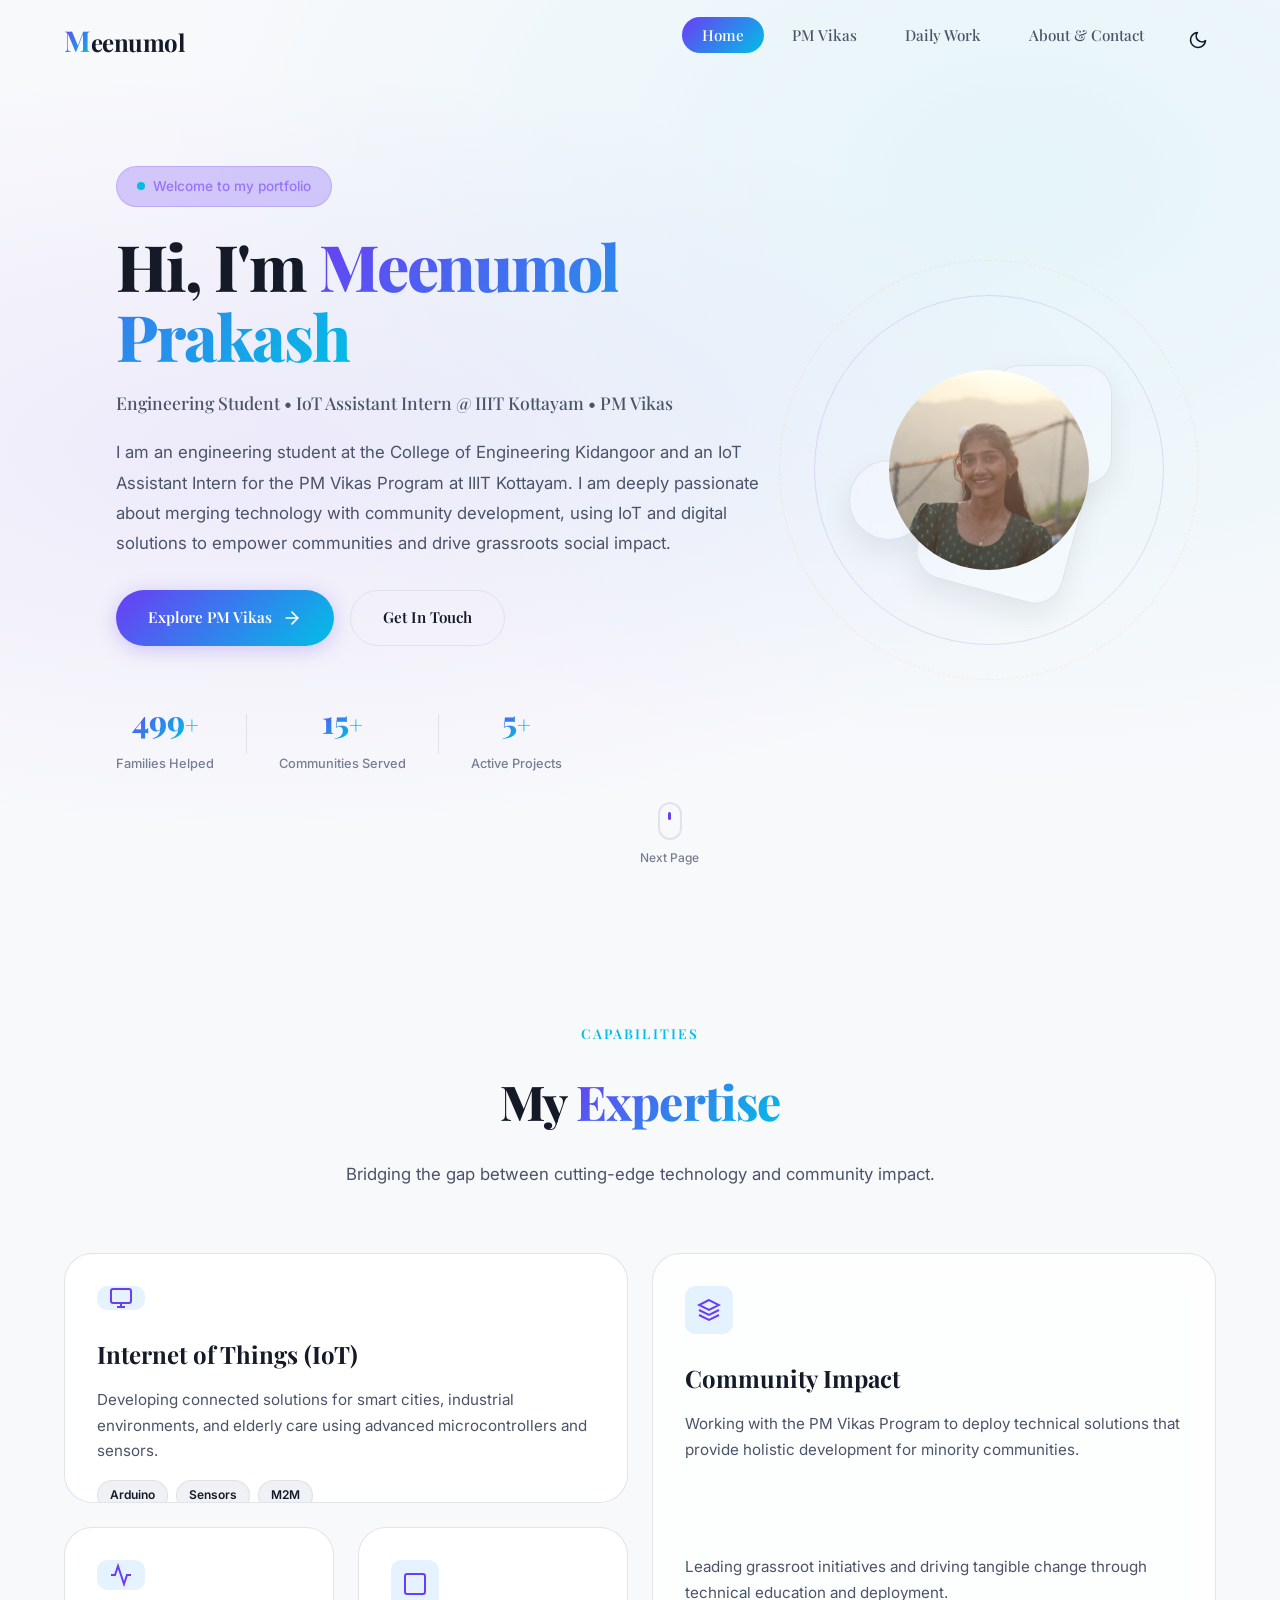
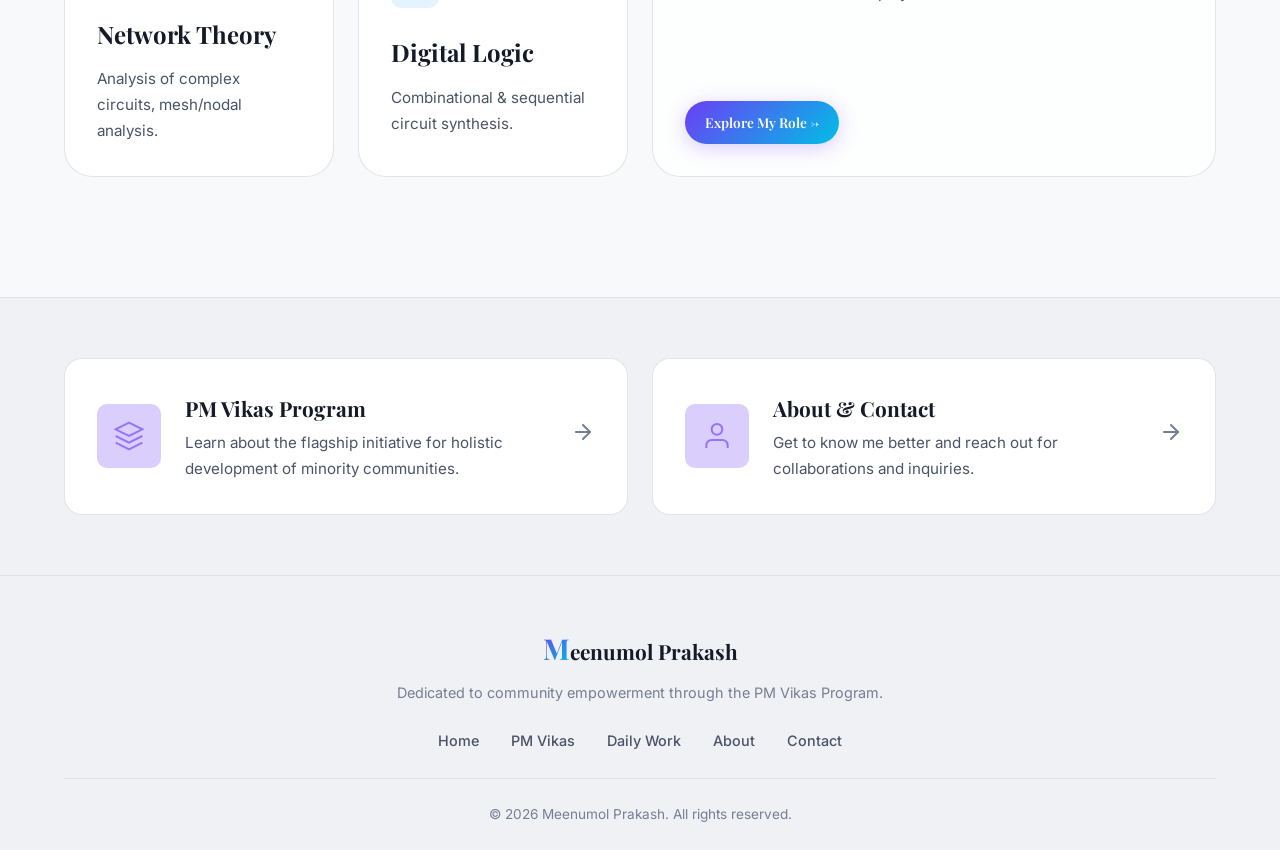
<file: index.html>
<!DOCTYPE html>
<html lang="en">
<head>
    <meta charset="UTF-8">
    <meta name="viewport" content="width=device-width, initial-scale=1.0">
    <title>Meenumol Prakash — Home</title>
    <meta name="description" content="Portfolio of Meenumol Prakash — Engineering Student and IoT Assistant Intern for PM Vikas Program.">
    <!-- Open Graph / Social Meta Tags -->
    <meta property="og:title" content="Meenumol Prakash — Portfolio">
    <meta property="og:description" content="Engineering Student & IoT Assistant Intern @ IIIT Kottayam. Passionate about community development.">
    <meta property="og:type" content="website">
    <meta name="twitter:card" content="summary_large_image">
    <meta name="twitter:title" content="Meenumol Prakash — Portfolio">
    <meta name="twitter:description" content="Engineering Student & IoT Assistant Intern @ IIIT Kottayam. Passionate about community development.">
    
    <link rel="preconnect" href="https://fonts.googleapis.com">
    <link rel="preconnect" href="https://fonts.gstatic.com" crossorigin>
    <link href="https://fonts.googleapis.com/css2?family=Playfair+Display:ital,wght@0,400;0,500;0,600;0,700;0,800;1,400&family=Inter:wght@300;400;500;600&display=swap" rel="stylesheet">
    <link rel="stylesheet" href="style.css">
</head>
<body>
    <!-- ===== NAVIGATION ===== -->
    <nav class="navbar" id="navbar">
        <div class="nav-container">
            <a href="index.html" class="nav-logo">
                <span class="logo-accent">M</span>eenumol
            </a>
            <button class="nav-toggle" id="navToggle" aria-label="Toggle navigation">
                <span class="hamburger"></span>
            </button>
            <ul class="nav-links" id="navLinks">
                <li><a href="index.html" class="nav-link active">Home</a></li>
                <li><a href="pmvikas.html" class="nav-link">PM Vikas</a></li>
                <li><a href="daily-work.html" class="nav-link">Daily Work</a></li>
                <li><a href="about.html" class="nav-link">About & Contact</a></li>
                <li>
                    <button id="themeToggle" class="theme-toggle" aria-label="Toggle Dark Mode">
                        <svg width="20" height="20" viewBox="0 0 24 24" fill="none" stroke="currentColor" stroke-width="2" stroke-linecap="round" stroke-linejoin="round"><path d="M21 12.79A9 9 0 1 1 11.21 3 7 7 0 0 0 21 12.79z"></path></svg>
                    </button>
                </li>
            </ul>
        </div>
    </nav>

    <!-- ===== HERO / INTRODUCTION ===== -->
    <section class="hero" id="home">
        <div class="hero-particles" id="particles"></div>
        <div class="hero-content">
            <div class="hero-badge">
                <span class="badge-dot"></span>
                Welcome to my portfolio
            </div>
            <h1 class="hero-title">
                Hi, I'm <span class="text-gradient">Meenumol Prakash</span>
            </h1>
            <p class="hero-subtitle">
                Engineering Student &bull; IoT Assistant Intern @ IIIT Kottayam &bull; PM Vikas
            </p>
            <p class="hero-description">
                I am an engineering student at the College of Engineering Kidangoor and an IoT Assistant Intern for the PM Vikas Program at IIIT Kottayam. 
                I am deeply passionate about merging technology with community development, using IoT and digital solutions 
                to empower communities and drive grassroots social impact.
            </p>
            <div class="hero-actions">
                <a href="pmvikas.html" class="btn btn-primary">
                    <span>Explore PM Vikas</span>
                    <svg width="20" height="20" viewBox="0 0 24 24" fill="none" stroke="currentColor" stroke-width="2" stroke-linecap="round" stroke-linejoin="round"><line x1="5" y1="12" x2="19" y2="12"/><polyline points="12 5 19 12 12 19"/></svg>
                </a>
                <a href="about.html#contact" class="btn btn-outline">
                    <span>Get In Touch</span>
                </a>
            </div>
            <div class="hero-stats">
                <div class="stat-item">
                    <span class="stat-number" data-count="500">0</span><span class="stat-suffix">+</span>
                    <span class="stat-label">Families Helped</span>
                </div>
                <div class="stat-divider"></div>
                <div class="stat-item">
                    <span class="stat-number" data-count="15">0</span><span class="stat-suffix">+</span>
                    <span class="stat-label">Communities Served</span>
                </div>
                <div class="stat-divider"></div>
                <div class="stat-item">
                    <span class="stat-number" data-count="5">0</span><span class="stat-suffix">+</span>
                    <span class="stat-label">Active Projects</span>
                </div>
            </div>
        </div>
        <div class="hero-visual">
            <div class="shape shape-1"></div>
            <div class="shape shape-2"></div>
            <div class="shape shape-3"></div>
            <div class="hero-image-wrapper">
                <div class="hero-ring hero-ring-1"></div>
                <div class="hero-ring hero-ring-2"></div>
                <div class="hero-avatar">
                    <img src="image.png" alt="Meenumol Prakash" class="profile-img" onerror="this.style.display='none'; this.nextElementSibling.style.display='flex';">
                    <div class="avatar-placeholder" style="display: none;">
                        <span>MP</span>
                    </div>
                </div>
            </div>
        </div>
        <div class="scroll-indicator">
            <a href="pmvikas.html" class="scroll-link">
                <div class="scroll-mouse">
                    <div class="scroll-dot"></div>
                </div>
                <span>Next Page</span>
            </a>
        </div>
    </section>

    <!-- ===== EXPERTISE BENTO GRID ===== -->
    <section class="pmvikas-components">
        <div class="section-container">
            <div class="section-header">
                <span class="section-tag">Capabilities</span>
                <h2 class="section-title">My <span class="text-gradient">Expertise</span></h2>
                <p class="section-subtitle">Bridging the gap between cutting-edge technology and community impact.</p>
            </div>
            
            <div class="bento-grid">
                <div class="bento-card bento-col-span-2">
                    <div class="bento-content">
                        <div class="bento-icon">
                            <svg width="24" height="24" viewBox="0 0 24 24" fill="none" stroke="currentColor" stroke-width="2"><rect x="2" y="3" width="20" height="14" rx="2"/><line x1="8" y1="21" x2="16" y2="21"/><line x1="12" y1="17" x2="12" y2="21"/></svg>
                        </div>
                        <h3 class="bento-title">Internet of Things (IoT)</h3>
                        <p class="bento-text">Developing connected solutions for smart cities, industrial environments, and elderly care using advanced microcontrollers and sensors.</p>
                        <ul class="bento-list">
                            <li class="bento-tag">Arduino</li>
                            <li class="bento-tag">Sensors</li>
                            <li class="bento-tag">M2M</li>
                        </ul>
                    </div>
                </div>

                <div class="bento-card bento-col-span-2 bento-row-span-2 glass">
                    <div class="bento-content">
                        <div class="bento-icon">
                            <svg width="24" height="24" viewBox="0 0 24 24" fill="none" stroke="currentColor" stroke-width="2"><path d="M12 2L2 7l10 5 10-5-10-5z"/><path d="M2 17l10 5 10-5"/><path d="M2 12l10 5 10-5"/></svg>
                        </div>
                        <h3 class="bento-title">Community Impact</h3>
                        <p class="bento-text">Working with the PM Vikas Program to deploy technical solutions that provide holistic development for minority communities.</p>
                        <p class="bento-text" style="margin-top: 16px;">Leading grassroot initiatives and driving tangible change through technical education and deployment.</p>
                        <div style="margin-top:auto">
                            <a href="pmvikas.html" class="btn btn-primary" style="padding: 10px 20px; font-size: 0.85rem; margin-top:20px;">Explore My Role →</a>
                        </div>
                    </div>
                </div>

                <div class="bento-card bento-col-span-1">
                    <div class="bento-content">
                        <div class="bento-icon">
                            <svg width="24" height="24" viewBox="0 0 24 24" fill="none" stroke="currentColor" stroke-width="2"><polyline points="22 12 18 12 15 21 9 3 6 12 2 12"/></svg>
                        </div>
                        <h3 class="bento-title">Network Theory</h3>
                        <p class="bento-text">Analysis of complex circuits, mesh/nodal analysis.</p>
                    </div>
                </div>

                <div class="bento-card bento-col-span-1">
                    <div class="bento-content">
                        <div class="bento-icon">
                            <svg width="24" height="24" viewBox="0 0 24 24" fill="none" stroke="currentColor" stroke-width="2"><rect x="2" y="2" width="20" height="20" rx="2.18" ry="2.18"/></svg>
                        </div>
                        <h3 class="bento-title">Digital Logic</h3>
                        <p class="bento-text">Combinational & sequential circuit synthesis.</p>
                    </div>
                </div>
            </div>
        </div>
    </section>

    <!-- ===== PAGE NAVIGATOR ===== -->
    <section class="page-navigator">
        <div class="section-container">
            <div class="page-nav-grid">
                <a href="pmvikas.html" class="page-nav-card">
                    <div class="page-nav-icon">
                        <svg width="32" height="32" viewBox="0 0 24 24" fill="none" stroke="currentColor" stroke-width="1.5"><path d="M12 2L2 7l10 5 10-5-10-5z"/><path d="M2 17l10 5 10-5"/><path d="M2 12l10 5 10-5"/></svg>
                    </div>
                    <div class="page-nav-text">
                        <h3>PM Vikas Program</h3>
                        <p>Learn about the flagship initiative for holistic development of minority communities.</p>
                    </div>
                    <div class="page-nav-arrow">
                        <svg width="24" height="24" viewBox="0 0 24 24" fill="none" stroke="currentColor" stroke-width="2" stroke-linecap="round" stroke-linejoin="round"><line x1="5" y1="12" x2="19" y2="12"/><polyline points="12 5 19 12 12 19"/></svg>
                    </div>
                </a>
                <a href="about.html" class="page-nav-card">
                    <div class="page-nav-icon">
                        <svg width="32" height="32" viewBox="0 0 24 24" fill="none" stroke="currentColor" stroke-width="1.5"><path d="M20 21v-2a4 4 0 0 0-4-4H8a4 4 0 0 0-4 4v2"/><circle cx="12" cy="7" r="4"/></svg>
                    </div>
                    <div class="page-nav-text">
                        <h3>About & Contact</h3>
                        <p>Get to know me better and reach out for collaborations and inquiries.</p>
                    </div>
                    <div class="page-nav-arrow">
                        <svg width="24" height="24" viewBox="0 0 24 24" fill="none" stroke="currentColor" stroke-width="2" stroke-linecap="round" stroke-linejoin="round"><line x1="5" y1="12" x2="19" y2="12"/><polyline points="12 5 19 12 12 19"/></svg>
                    </div>
                </a>
            </div>
        </div>
    </section>

    <!-- ===== FOOTER ===== -->
    <footer class="footer">
        <div class="footer-container">
            <div class="footer-content">
                <a href="index.html" class="footer-logo">
                    <span class="logo-accent">M</span>eenumol Prakash
                </a>
                <p class="footer-text">Dedicated to community empowerment through the PM Vikas Program.</p>
            </div>
            <div class="footer-links">
                <a href="index.html">Home</a>
                <a href="pmvikas.html">PM Vikas</a>
                <a href="daily-work.html">Daily Work</a>
                <a href="about.html">About</a>
                <a href="about.html#contact">Contact</a>
            </div>
            <div class="footer-bottom">
                <p>&copy; 2026 Meenumol Prakash. All rights reserved.</p>
            </div>
        </div>
    </footer>

    <script src="script.js"></script>
</body>
</html>
</file>
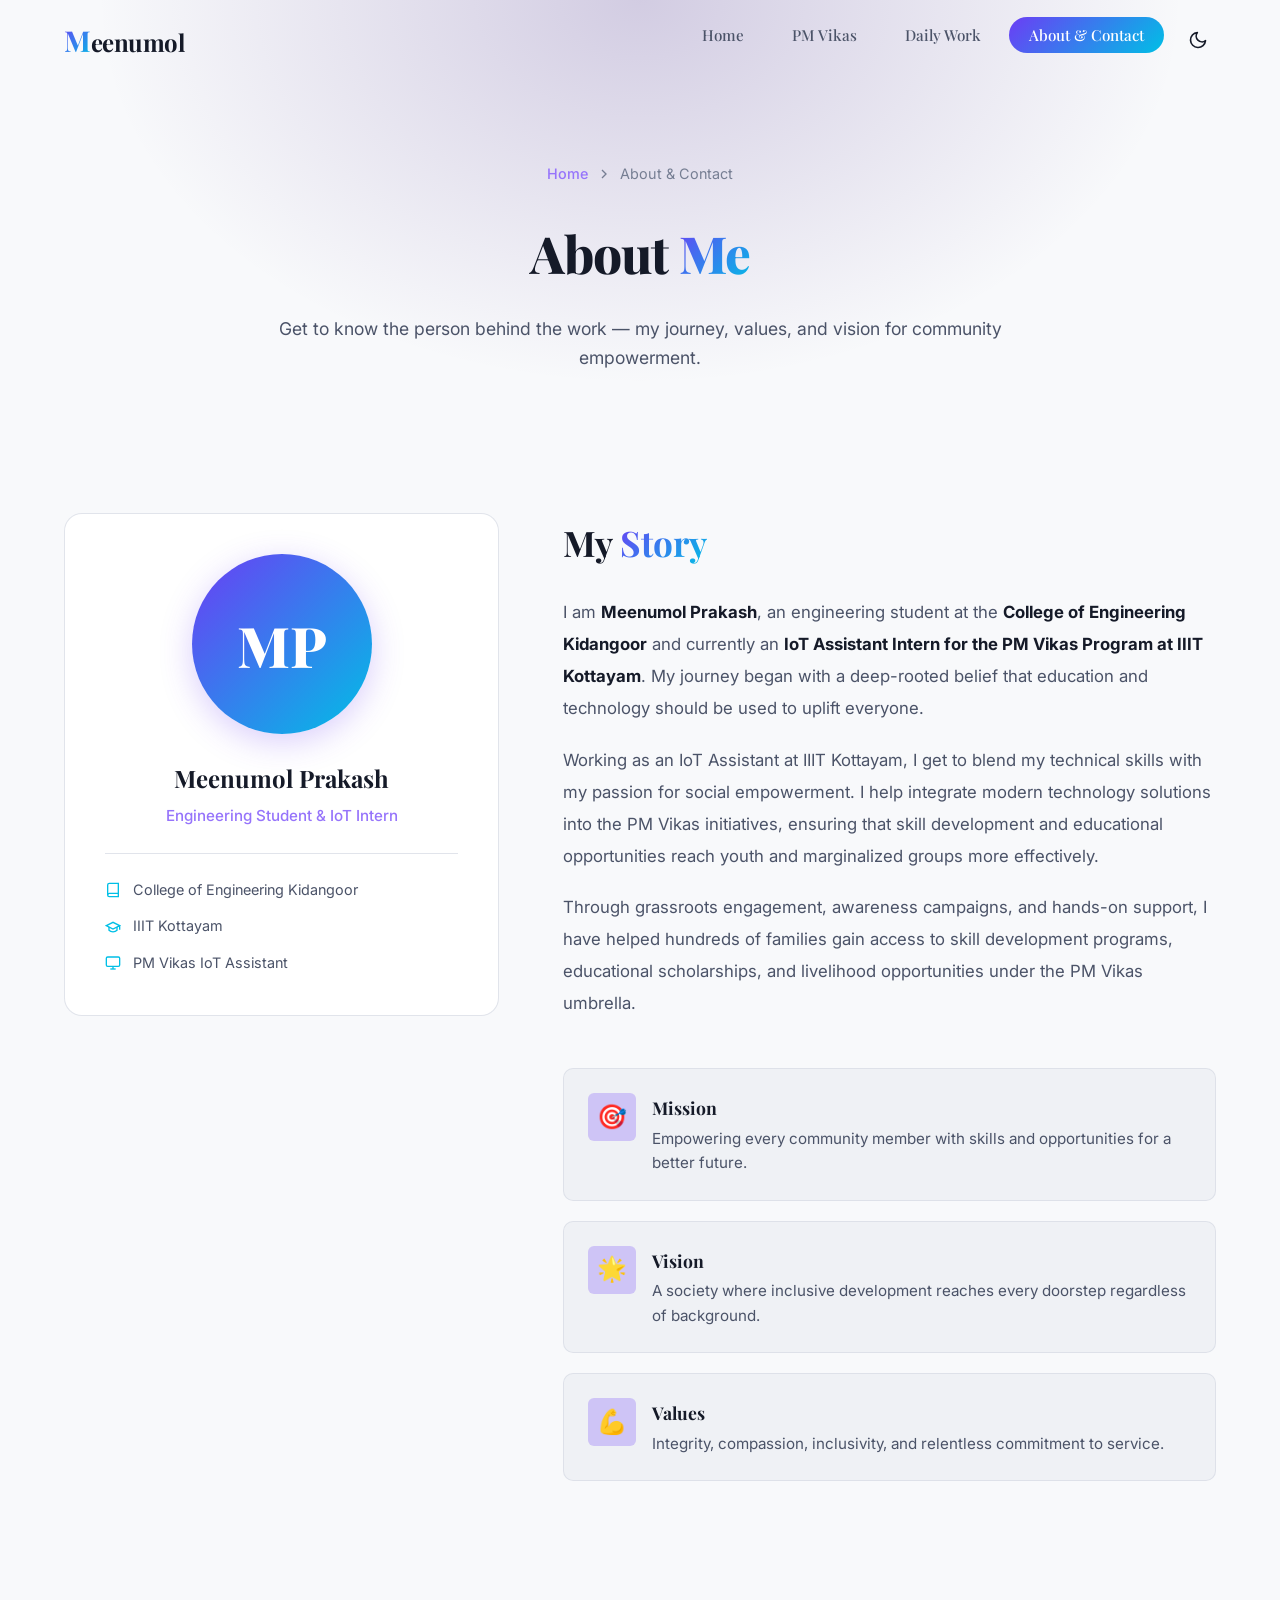
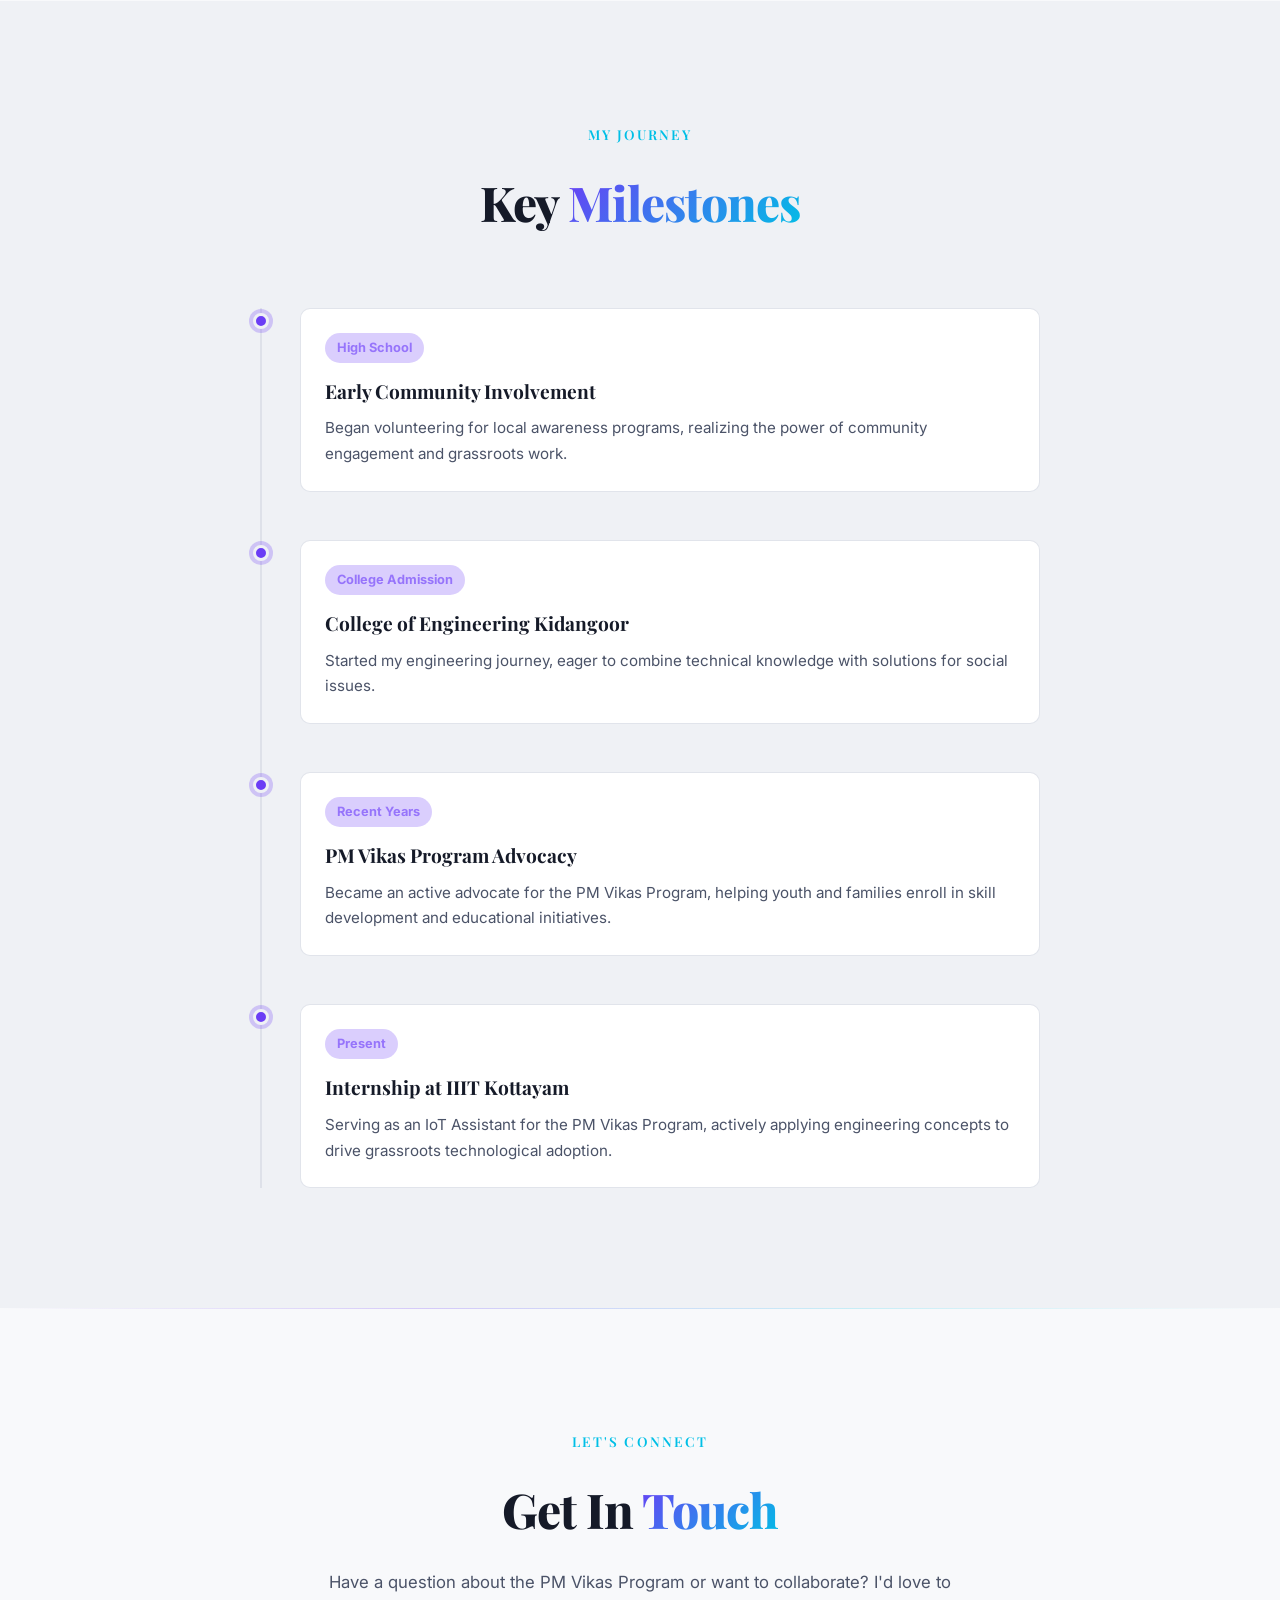
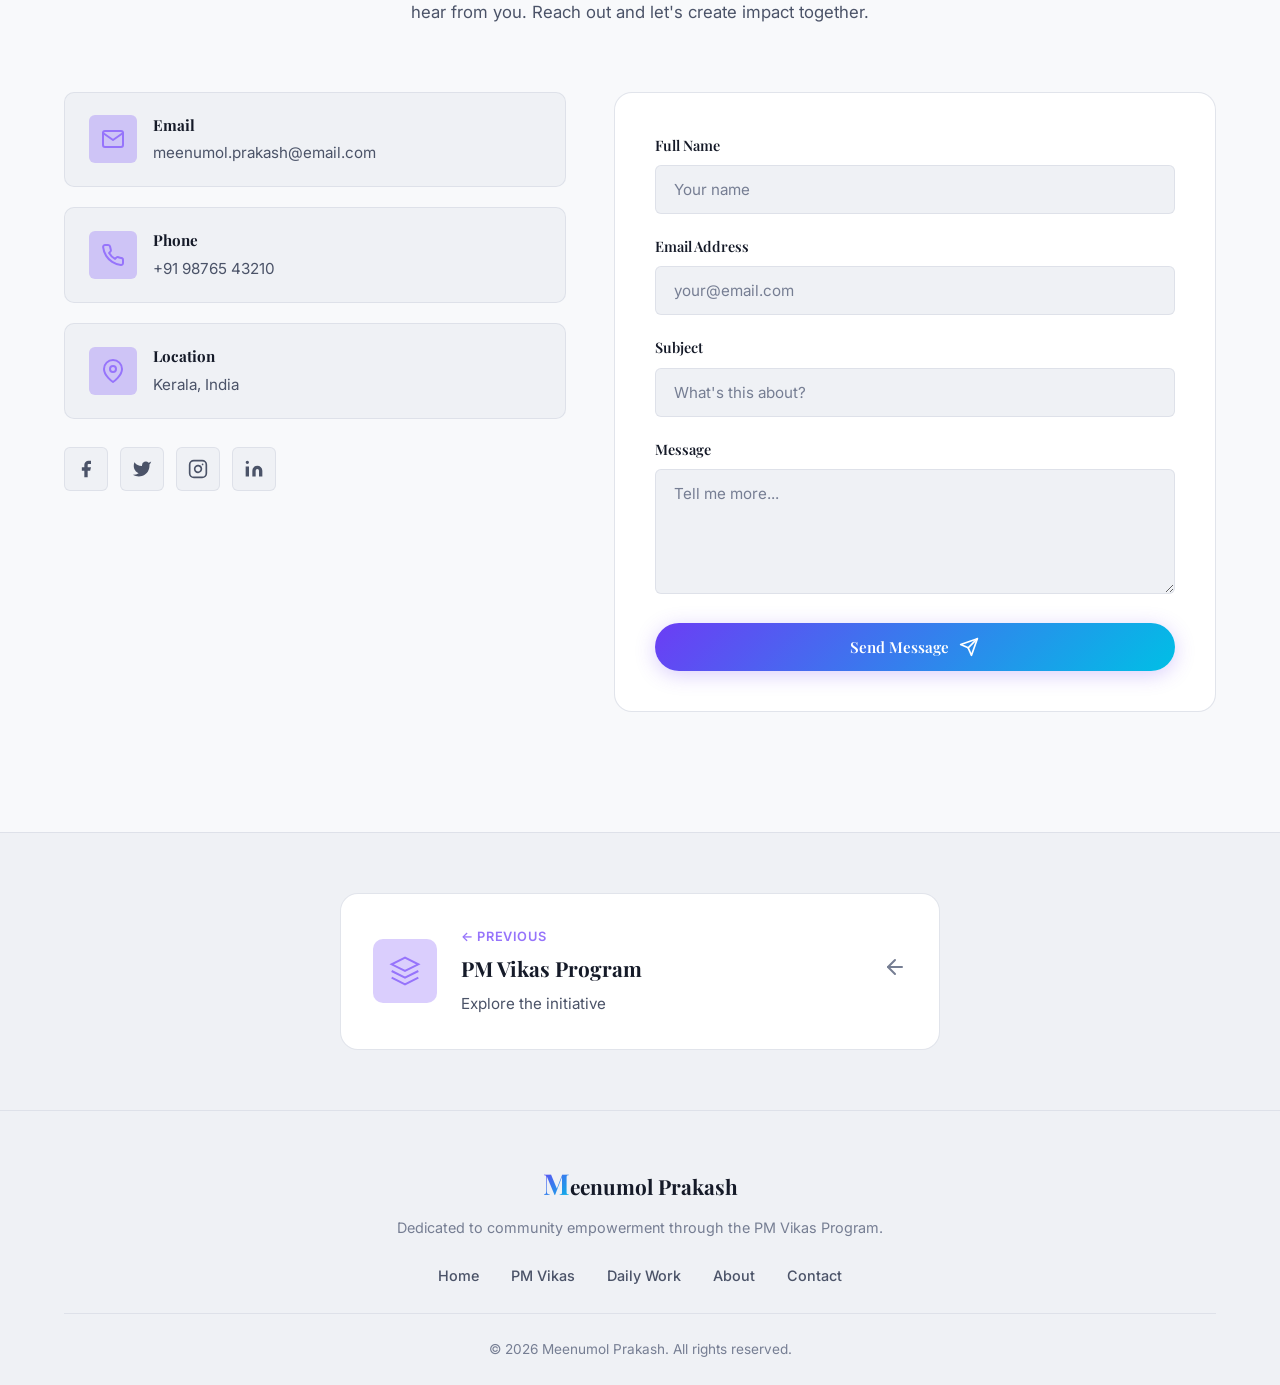
<file: about.html>
<!DOCTYPE html>
<html lang="en">
<head>
    <meta charset="UTF-8">
    <meta name="viewport" content="width=device-width, initial-scale=1.0">
    <title>About & Contact — Meenumol Prakash</title>
    <meta name="description" content="Learn more about Meenumol Prakash and get in touch for collaborations, inquiries, and community development projects.">
    <!-- Open Graph / Social Meta Tags -->
    <meta property="og:title" content="About & Contact — Meenumol Prakash">
    <meta property="og:description" content="Learn more about Meenumol Prakash and get in touch for collaborations and community development projects.">
    <meta property="og:type" content="website">
    <meta name="twitter:card" content="summary_large_image">
    
    <link rel="preconnect" href="https://fonts.googleapis.com">
    <link rel="preconnect" href="https://fonts.gstatic.com" crossorigin>
    <link href="https://fonts.googleapis.com/css2?family=Playfair+Display:ital,wght@0,400;0,500;0,600;0,700;0,800;1,400&family=Inter:wght@300;400;500;600&display=swap" rel="stylesheet">
    <link rel="stylesheet" href="style.css">
</head>
<body>
    <!-- ===== NAVIGATION ===== -->
    <nav class="navbar scrolled" id="navbar">
        <div class="nav-container">
            <a href="index.html" class="nav-logo">
                <span class="logo-accent">M</span>eenumol
            </a>
            <button class="nav-toggle" id="navToggle" aria-label="Toggle navigation">
                <span class="hamburger"></span>
            </button>
            <ul class="nav-links" id="navLinks">
                <li><a href="index.html" class="nav-link">Home</a></li>
                <li><a href="pmvikas.html" class="nav-link">PM Vikas</a></li>
                <li><a href="daily-work.html" class="nav-link">Daily Work</a></li>
                <li><a href="about.html" class="nav-link active">About & Contact</a></li>
                <li>
                    <button id="themeToggle" class="theme-toggle" aria-label="Toggle Dark Mode">
                        <svg width="20" height="20" viewBox="0 0 24 24" fill="none" stroke="currentColor" stroke-width="2" stroke-linecap="round" stroke-linejoin="round"><path d="M21 12.79A9 9 0 1 1 11.21 3 7 7 0 0 0 21 12.79z"></path></svg>
                    </button>
                </li>
            </ul>
        </div>
    </nav>

    <!-- ===== PAGE HERO BANNER ===== -->
    <section class="page-hero">
        <div class="page-hero-bg"></div>
        <div class="section-container">
            <div class="page-hero-content">
                <nav class="breadcrumb">
                    <a href="index.html">Home</a>
                    <svg width="16" height="16" viewBox="0 0 24 24" fill="none" stroke="currentColor" stroke-width="2"><polyline points="9 18 15 12 9 6"/></svg>
                    <span>About & Contact</span>
                </nav>
                <h1 class="page-hero-title">About <span class="text-gradient">Me</span></h1>
                <p class="page-hero-subtitle">Get to know the person behind the work — my journey, values, and vision for community empowerment.</p>
            </div>
        </div>
    </section>

    <!-- ===== ABOUT SECTION ===== -->
    <section class="about" id="about">
        <div class="section-container">
            <div class="about-grid">
                <div class="about-image-col">
                    <div class="about-image-card">
                        <div class="about-avatar-large">
                            <span>MP</span>
                        </div>
                        <div class="about-name-card">
                            <h3>Meenumol Prakash</h3>
                            <p>Engineering Student & IoT Intern</p>
                        </div>
                        <div class="about-quick-info">
                            <div class="quick-info-item">
                                <svg width="16" height="16" viewBox="0 0 24 24" fill="none" stroke="currentColor" stroke-width="2"><path d="M4 19.5A2.5 2.5 0 0 1 6.5 17H20"/><path d="M6.5 2H20v20H6.5A2.5 2.5 0 0 1 4 19.5v-15A2.5 2.5 0 0 1 6.5 2z"/></svg>
                                <span>College of Engineering Kidangoor</span>
                            </div>
                            <div class="quick-info-item">
                                <svg width="16" height="16" viewBox="0 0 24 24" fill="none" stroke="currentColor" stroke-width="2"><path d="M22 10v6M2 10l10-5 10 5-10 5z"/><path d="M6 12v5c3 3 9 3 12 0v-5"/></svg>
                                <span>IIIT Kottayam</span>
                            </div>
                            <div class="quick-info-item">
                                <svg width="16" height="16" viewBox="0 0 24 24" fill="none" stroke="currentColor" stroke-width="2"><rect x="2" y="3" width="20" height="14" rx="2"/><line x1="8" y1="21" x2="16" y2="21"/><line x1="12" y1="17" x2="12" y2="21"/></svg>
                                <span>PM Vikas IoT Assistant</span>
                            </div>
                        </div>
                    </div>
                </div>
                <div class="about-content-col">
                    <h2 class="about-heading">My <span class="text-gradient">Story</span></h2>
                    <p class="about-text">
                        I am <strong>Meenumol Prakash</strong>, an engineering student at the <strong>College of Engineering Kidangoor</strong> and currently an <strong>IoT Assistant Intern for the PM Vikas Program at IIIT Kottayam</strong>. My journey began with a deep-rooted belief that education and technology should be used to uplift everyone.
                    </p>
                    <p class="about-text">
                        Working as an IoT Assistant at IIIT Kottayam, I get to blend my technical skills with my passion for social empowerment. I help integrate modern technology solutions into the PM Vikas initiatives, ensuring that skill development and educational opportunities reach youth and marginalized groups more effectively.
                    </p>
                    <p class="about-text">
                        Through grassroots engagement, awareness campaigns, and hands-on support, 
                        I have helped hundreds of families gain access to skill development programs, 
                        educational scholarships, and livelihood opportunities under the PM Vikas umbrella.
                    </p>

                    <div class="about-highlights">
                        <div class="highlight-item">
                            <div class="highlight-icon">🎯</div>
                            <div>
                                <h4>Mission</h4>
                                <p>Empowering every community member with skills and opportunities for a better future.</p>
                            </div>
                        </div>
                        <div class="highlight-item">
                            <div class="highlight-icon">🌟</div>
                            <div>
                                <h4>Vision</h4>
                                <p>A society where inclusive development reaches every doorstep regardless of background.</p>
                            </div>
                        </div>
                        <div class="highlight-item">
                            <div class="highlight-icon">💪</div>
                            <div>
                                <h4>Values</h4>
                                <p>Integrity, compassion, inclusivity, and relentless commitment to service.</p>
                            </div>
                        </div>
                    </div>
                </div>
            </div>
        </div>
    </section>

    <!-- ===== JOURNEY / TIMELINE ===== -->
    <section class="journey">
        <div class="section-container">
            <div class="section-header">
                <span class="section-tag">My Journey</span>
                <h2 class="section-title">Key <span class="text-gradient">Milestones</span></h2>
            </div>
            <div class="timeline">
                <div class="timeline-item">
                    <div class="timeline-dot"></div>
                    <div class="timeline-content">
                        <span class="timeline-year">High School</span>
                        <h4>Early Community Involvement</h4>
                        <p>Began volunteering for local awareness programs, realizing the power of community engagement and grassroots work.</p>
                    </div>
                </div>
                <div class="timeline-item">
                    <div class="timeline-dot"></div>
                    <div class="timeline-content">
                        <span class="timeline-year">College Admission</span>
                        <h4>College of Engineering Kidangoor</h4>
                        <p>Started my engineering journey, eager to combine technical knowledge with solutions for social issues.</p>
                    </div>
                </div>
                <div class="timeline-item">
                    <div class="timeline-dot"></div>
                    <div class="timeline-content">
                        <span class="timeline-year">Recent Years</span>
                        <h4>PM Vikas Program Advocacy</h4>
                        <p>Became an active advocate for the PM Vikas Program, helping youth and families enroll in skill development and educational initiatives.</p>
                    </div>
                </div>
                <div class="timeline-item">
                    <div class="timeline-dot"></div>
                    <div class="timeline-content">
                        <span class="timeline-year">Present</span>
                        <h4>Internship at IIIT Kottayam</h4>
                        <p>Serving as an IoT Assistant for the PM Vikas Program, actively applying engineering concepts to drive grassroots technological adoption.</p>
                    </div>
                </div>
            </div>
        </div>
    </section>

    <!-- ===== CONTACT SECTION ===== -->
    <section class="contact" id="contact">
        <div class="section-container">
            <div class="section-header">
                <span class="section-tag">Let's Connect</span>
                <h2 class="section-title">Get In <span class="text-gradient">Touch</span></h2>
                <p class="section-subtitle">
                    Have a question about the PM Vikas Program or want to collaborate? 
                    I'd love to hear from you. Reach out and let's create impact together.
                </p>
            </div>

            <div class="contact-grid">
                <div class="contact-info">
                    <div class="contact-card">
                        <div class="contact-card-icon">
                            <svg width="24" height="24" viewBox="0 0 24 24" fill="none" stroke="currentColor" stroke-width="2" stroke-linecap="round" stroke-linejoin="round"><path d="M4 4h16c1.1 0 2 .9 2 2v12c0 1.1-.9 2-2 2H4c-1.1 0-2-.9-2-2V6c0-1.1.9-2 2-2z"/><polyline points="22,6 12,13 2,6"/></svg>
                        </div>
                        <div>
                            <h4>Email</h4>
                            <p>meenumol.prakash@email.com</p>
                        </div>
                    </div>
                    <div class="contact-card">
                        <div class="contact-card-icon">
                            <svg width="24" height="24" viewBox="0 0 24 24" fill="none" stroke="currentColor" stroke-width="2" stroke-linecap="round" stroke-linejoin="round"><path d="M22 16.92v3a2 2 0 0 1-2.18 2 19.79 19.79 0 0 1-8.63-3.07 19.5 19.5 0 0 1-6-6 19.79 19.79 0 0 1-3.07-8.67A2 2 0 0 1 4.11 2h3a2 2 0 0 1 2 1.72 12.84 12.84 0 0 0 .7 2.81 2 2 0 0 1-.45 2.11L8.09 9.91a16 16 0 0 0 6 6l1.27-1.27a2 2 0 0 1 2.11-.45 12.84 12.84 0 0 0 2.81.7A2 2 0 0 1 22 16.92z"/></svg>
                        </div>
                        <div>
                            <h4>Phone</h4>
                            <p>+91 98765 43210</p>
                        </div>
                    </div>
                    <div class="contact-card">
                        <div class="contact-card-icon">
                            <svg width="24" height="24" viewBox="0 0 24 24" fill="none" stroke="currentColor" stroke-width="2" stroke-linecap="round" stroke-linejoin="round"><path d="M21 10c0 7-9 13-9 13s-9-6-9-13a9 9 0 0 1 18 0z"/><circle cx="12" cy="10" r="3"/></svg>
                        </div>
                        <div>
                            <h4>Location</h4>
                            <p>Kerala, India</p>
                        </div>
                    </div>
                    <div class="social-links">
                        <a href="#" class="social-link" aria-label="Facebook">
                            <svg width="20" height="20" viewBox="0 0 24 24" fill="currentColor"><path d="M18 2h-3a5 5 0 00-5 5v3H7v4h3v8h4v-8h3l1-4h-4V7a1 1 0 011-1h3z"/></svg>
                        </a>
                        <a href="#" class="social-link" aria-label="Twitter">
                            <svg width="20" height="20" viewBox="0 0 24 24" fill="currentColor"><path d="M23 3a10.9 10.9 0 01-3.14 1.53 4.48 4.48 0 00-7.86 3v1A10.66 10.66 0 013 4s-4 9 5 13a11.64 11.64 0 01-7 2c9 5 20 0 20-11.5a4.5 4.5 0 00-.08-.83A7.72 7.72 0 0023 3z"/></svg>
                        </a>
                        <a href="#" class="social-link" aria-label="Instagram">
                            <svg width="20" height="20" viewBox="0 0 24 24" fill="none" stroke="currentColor" stroke-width="2" stroke-linecap="round" stroke-linejoin="round"><rect x="2" y="2" width="20" height="20" rx="5" ry="5"/><path d="M16 11.37A4 4 0 1112.63 8 4 4 0 0116 11.37z"/><line x1="17.5" y1="6.5" x2="17.51" y2="6.5"/></svg>
                        </a>
                        <a href="#" class="social-link" aria-label="LinkedIn">
                            <svg width="20" height="20" viewBox="0 0 24 24" fill="currentColor"><path d="M16 8a6 6 0 016 6v7h-4v-7a2 2 0 00-2-2 2 2 0 00-2 2v7h-4v-7a6 6 0 016-6zM2 9h4v12H2zM4 6a2 2 0 100-4 2 2 0 000 4z"/></svg>
                        </a>
                    </div>
                </div>

                <form class="contact-form" id="contactForm">
                    <div class="form-group">
                        <label for="name">Full Name</label>
                        <input type="text" id="name" name="name" placeholder="Your name" required>
                    </div>
                    <div class="form-group">
                        <label for="email">Email Address</label>
                        <input type="email" id="email" name="email" placeholder="your@email.com" required>
                    </div>
                    <div class="form-group">
                        <label for="subject">Subject</label>
                        <input type="text" id="subject" name="subject" placeholder="What's this about?">
                    </div>
                    <div class="form-group">
                        <label for="message">Message</label>
                        <textarea id="message" name="message" rows="5" placeholder="Tell me more..." required></textarea>
                    </div>
                    <button type="submit" class="btn btn-primary btn-full" id="submitBtn">
                        <span>Send Message</span>
                        <svg width="20" height="20" viewBox="0 0 24 24" fill="none" stroke="currentColor" stroke-width="2" stroke-linecap="round" stroke-linejoin="round"><line x1="22" y1="2" x2="11" y2="13"/><polygon points="22 2 15 22 11 13 2 9 22 2"/></svg>
                    </button>
                    <div class="form-success" id="formSuccess">
                        <svg width="24" height="24" viewBox="0 0 24 24" fill="none" stroke="currentColor" stroke-width="2"><path d="M22 11.08V12a10 10 0 11-5.93-9.14"/><polyline points="22 4 12 14.01 9 11.01"/></svg>
                        <span>Message sent successfully! I'll get back to you soon.</span>
                    </div>
                </form>
            </div>
        </div>
    </section>

    <!-- ===== PAGE NAVIGATOR ===== -->
    <section class="page-navigator">
        <div class="section-container">
            <div class="page-nav-grid page-nav-single">
                <a href="pmvikas.html" class="page-nav-card">
                    <div class="page-nav-icon">
                        <svg width="32" height="32" viewBox="0 0 24 24" fill="none" stroke="currentColor" stroke-width="1.5"><path d="M12 2L2 7l10 5 10-5-10-5z"/><path d="M2 17l10 5 10-5"/><path d="M2 12l10 5 10-5"/></svg>
                    </div>
                    <div class="page-nav-text">
                        <span class="page-nav-dir">← Previous</span>
                        <h3>PM Vikas Program</h3>
                        <p>Explore the initiative</p>
                    </div>
                    <div class="page-nav-arrow">
                        <svg width="24" height="24" viewBox="0 0 24 24" fill="none" stroke="currentColor" stroke-width="2" stroke-linecap="round" stroke-linejoin="round"><line x1="19" y1="12" x2="5" y2="12"/><polyline points="12 19 5 12 12 5"/></svg>
                    </div>
                </a>
            </div>
        </div>
    </section>

    <!-- ===== FOOTER ===== -->
    <footer class="footer">
        <div class="footer-container">
            <div class="footer-content">
                <a href="index.html" class="footer-logo">
                    <span class="logo-accent">M</span>eenumol Prakash
                </a>
                <p class="footer-text">Dedicated to community empowerment through the PM Vikas Program.</p>
            </div>
            <div class="footer-links">
                <a href="index.html">Home</a>
                <a href="pmvikas.html">PM Vikas</a>
                <a href="daily-work.html">Daily Work</a>
                <a href="about.html">About</a>
                <a href="about.html#contact">Contact</a>
            </div>
            <div class="footer-bottom">
                <p>&copy; 2026 Meenumol Prakash. All rights reserved.</p>
            </div>
        </div>
    </footer>

    <script src="script.js"></script>
</body>
</html>
</file>
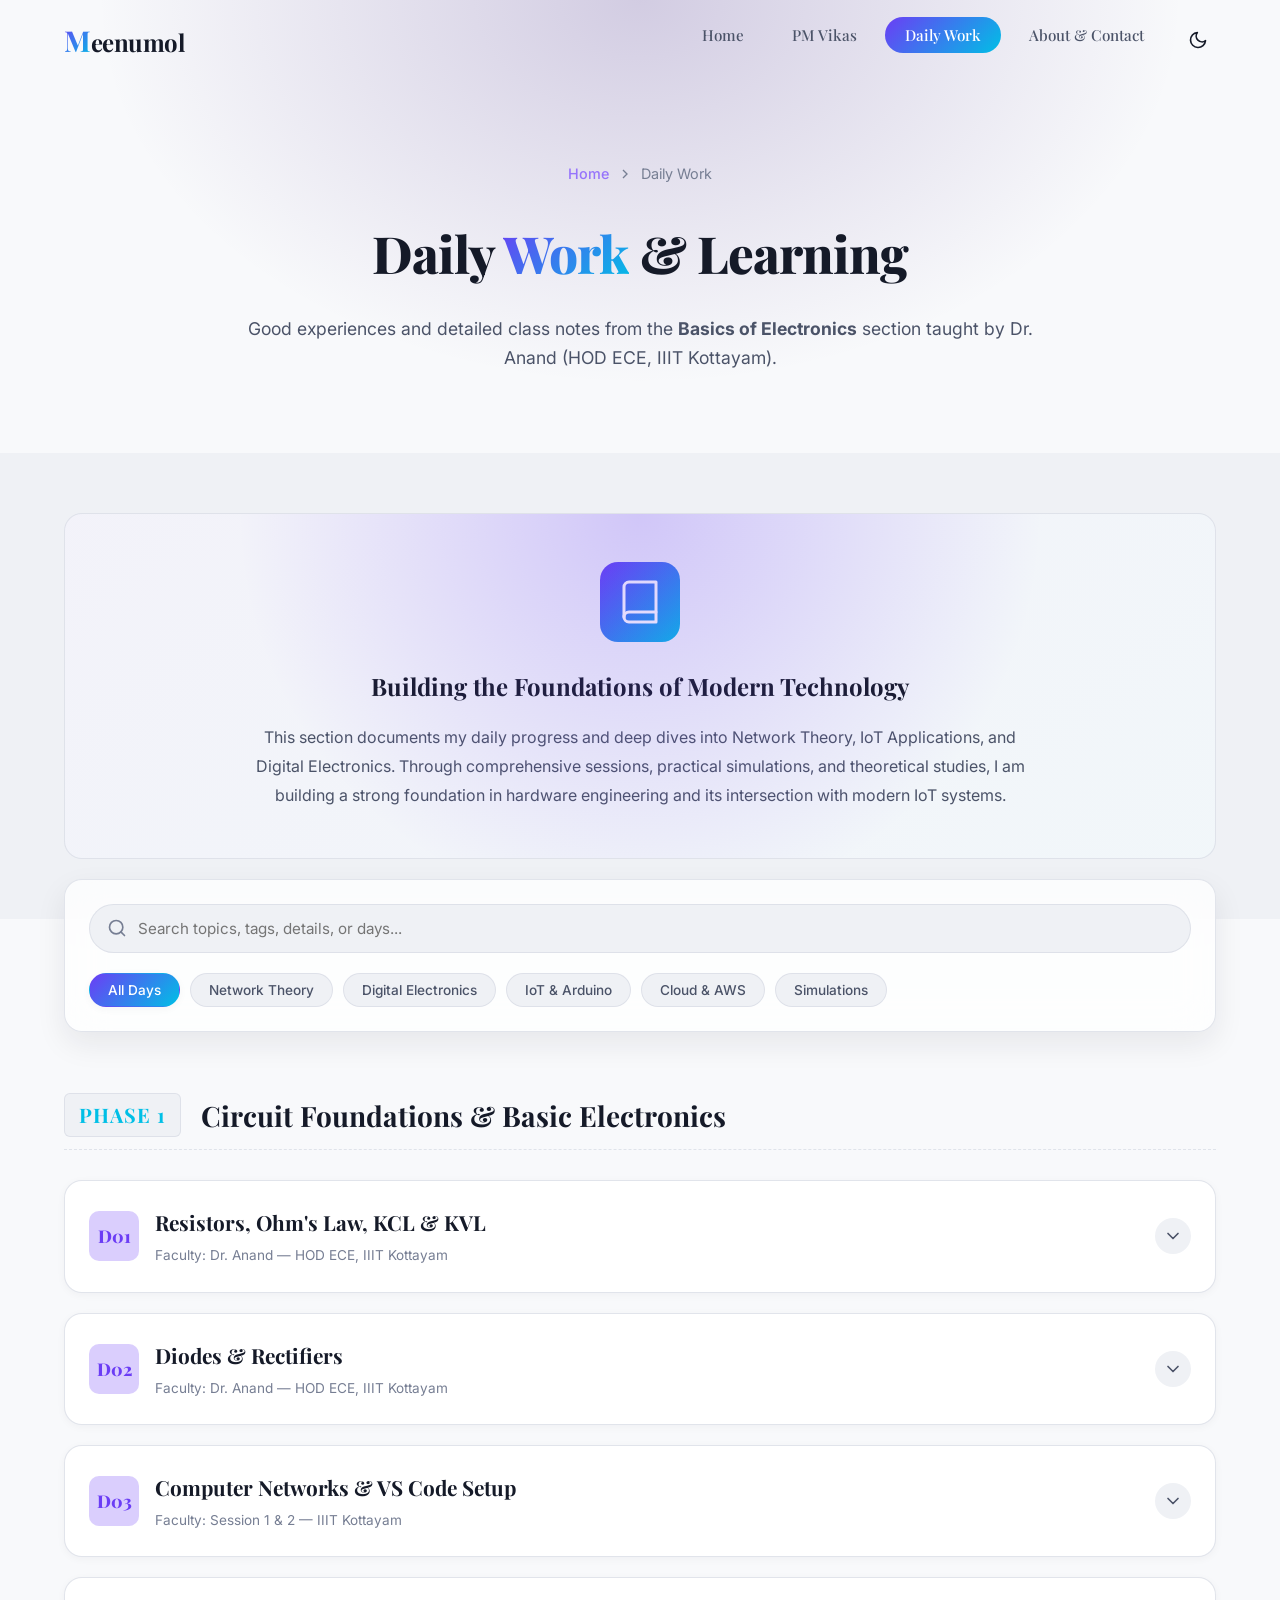
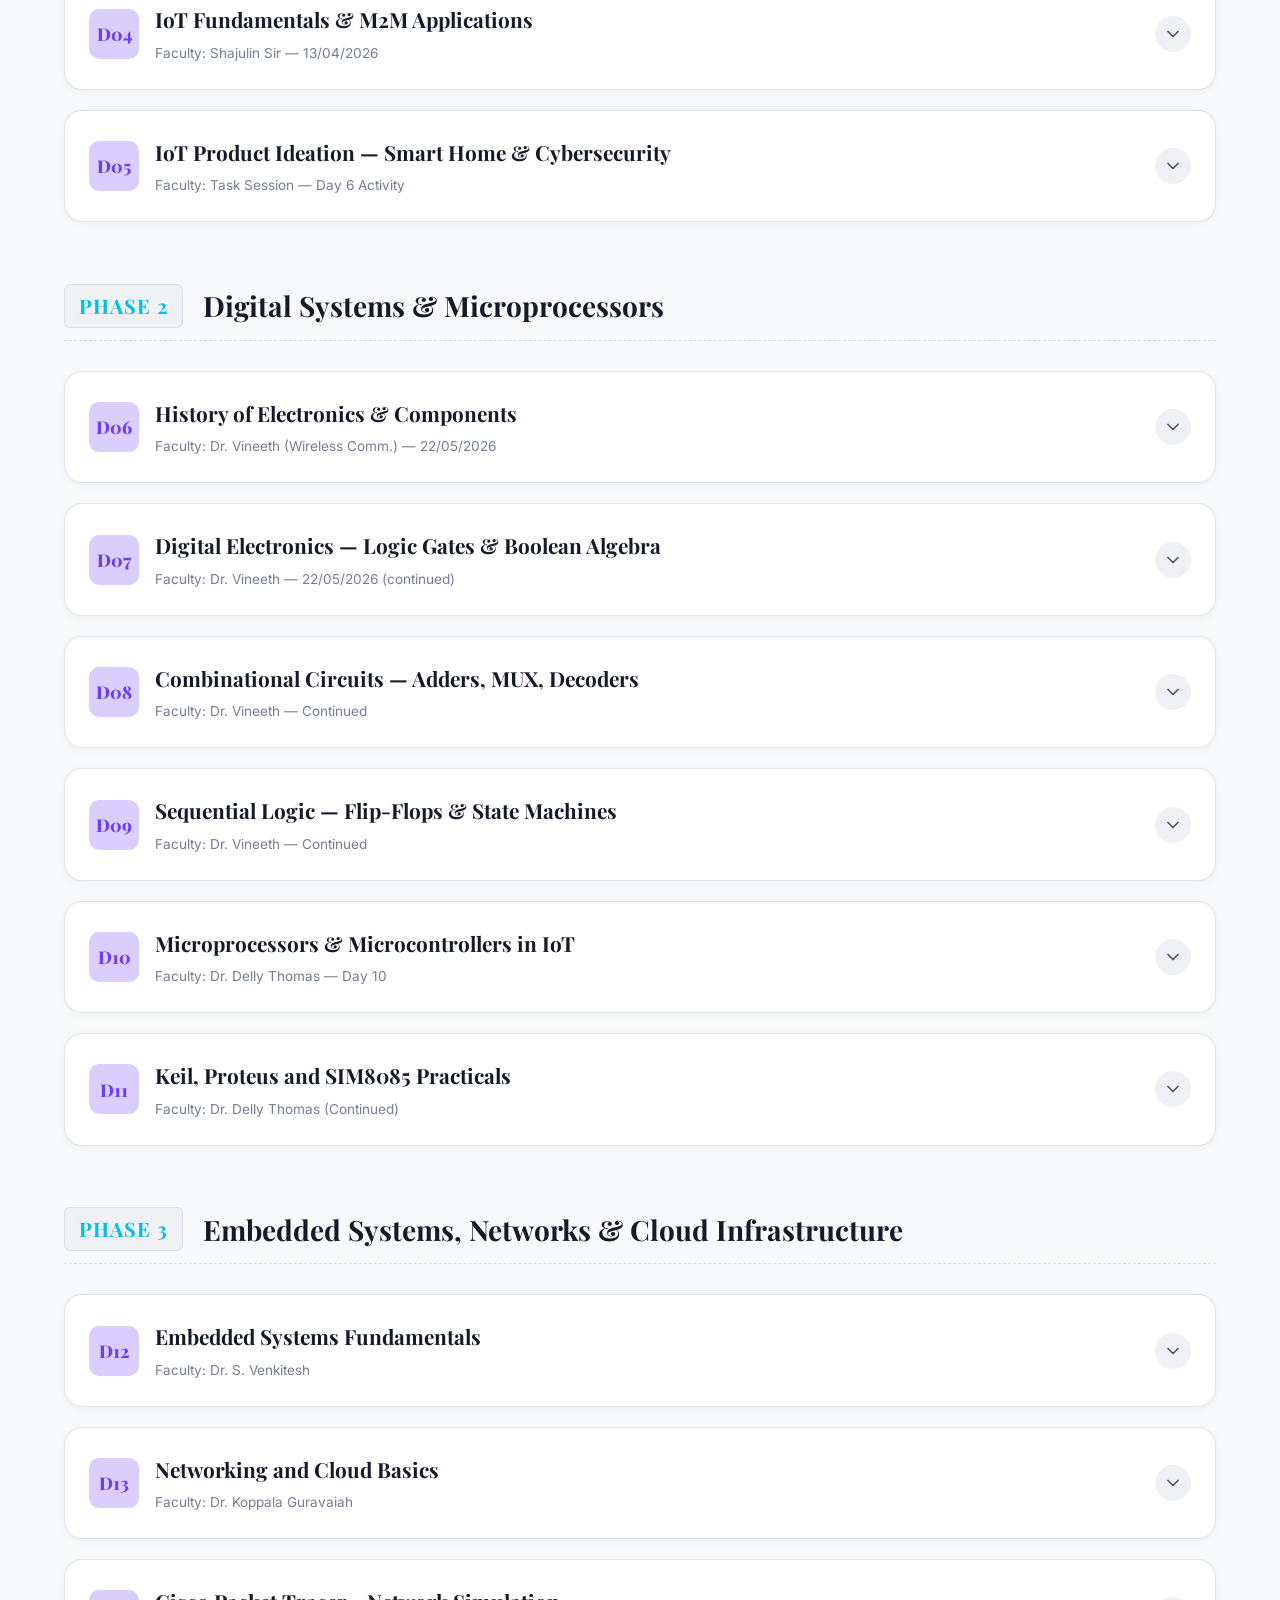
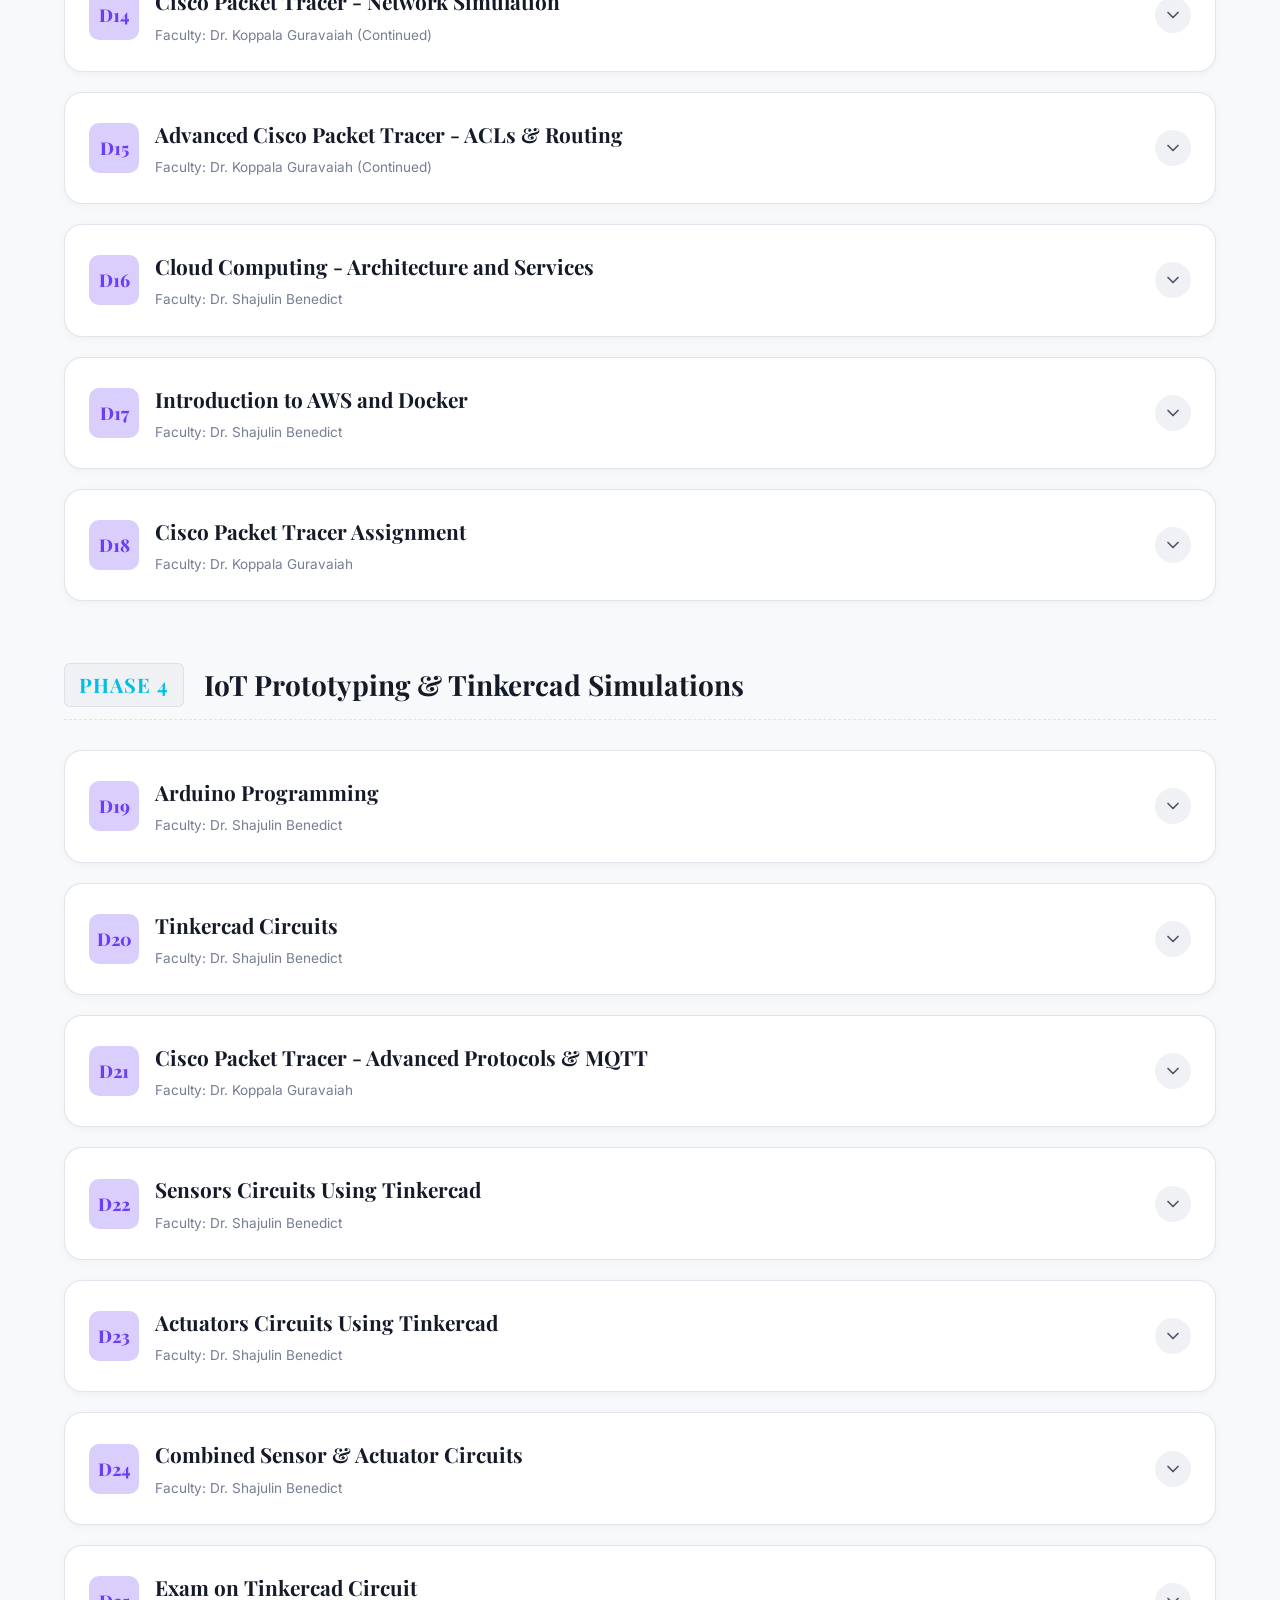
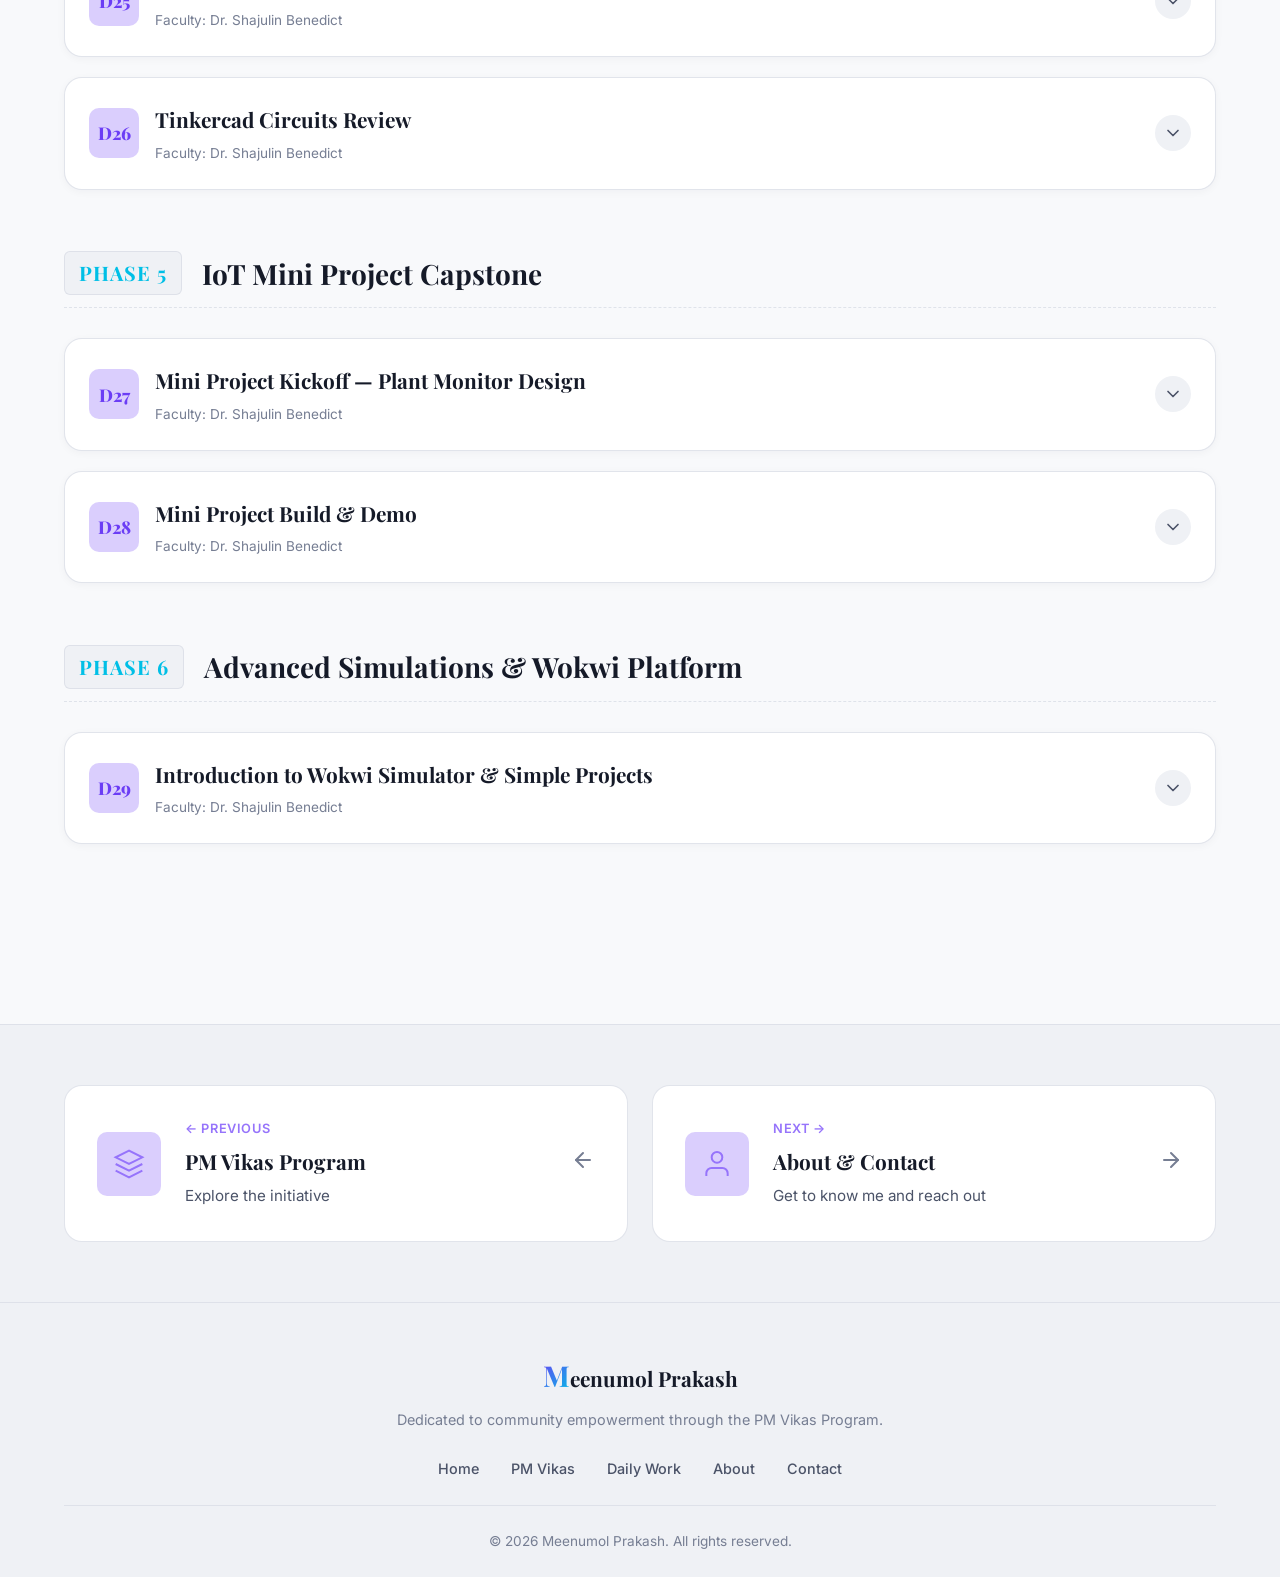
<file: daily-work.html>
<!DOCTYPE html>
<html lang="en">
<head>
    <meta charset="UTF-8">
    <meta name="viewport" content="width=device-width, initial-scale=1.0">
    <title>Daily Work & Learning — Meenumol Prakash</title>
    <meta name="description" content="Daily work details and learning experiences from Basics of Electronics class by Dr. Anand.">
    <!-- Open Graph / Social Meta Tags -->
    <meta property="og:title" content="Daily Work & Learning — Meenumol Prakash">
    <meta property="og:description" content="Learning experiences from Basics of Electronics.">
    <meta property="og:type" content="website">
    <meta name="twitter:card" content="summary_large_image">
    
    <link rel="preconnect" href="https://fonts.googleapis.com">
    <link rel="preconnect" href="https://fonts.gstatic.com" crossorigin>
    <link href="https://fonts.googleapis.com/css2?family=Playfair+Display:ital,wght@0,400;0,500;0,600;0,700;0,800;1,400&family=Inter:wght@300;400;500;600&display=swap" rel="stylesheet">
    <link rel="stylesheet" href="style.css">
</head>
<body>
    <!-- ===== NAVIGATION ===== -->
    <nav class="navbar scrolled" id="navbar">
        <div class="nav-container">
            <a href="index.html" class="nav-logo">
                <span class="logo-accent">M</span>eenumol
            </a>
            <button class="nav-toggle" id="navToggle" aria-label="Toggle navigation">
                <span class="hamburger"></span>
            </button>
            <ul class="nav-links" id="navLinks">
                <li><a href="index.html" class="nav-link">Home</a></li>
                <li><a href="pmvikas.html" class="nav-link">PM Vikas</a></li>
                <li><a href="daily-work.html" class="nav-link active">Daily Work</a></li>
                <li><a href="about.html" class="nav-link">About & Contact</a></li>
                <li>
                    <button id="themeToggle" class="theme-toggle" aria-label="Toggle Dark Mode">
                        <svg width="20" height="20" viewBox="0 0 24 24" fill="none" stroke="currentColor" stroke-width="2" stroke-linecap="round" stroke-linejoin="round"><path d="M21 12.79A9 9 0 1 1 11.21 3 7 7 0 0 0 21 12.79z"></path></svg>
                    </button>
                </li>
            </ul>
        </div>
    </nav>

    <!-- ===== PAGE HERO BANNER ===== -->
    <section class="page-hero">
        <div class="page-hero-bg"></div>
        <div class="section-container">
            <div class="page-hero-content">
                <nav class="breadcrumb">
                    <a href="index.html">Home</a>
                    <svg width="16" height="16" viewBox="0 0 24 24" fill="none" stroke="currentColor" stroke-width="2"><polyline points="9 18 15 12 9 6"/></svg>
                    <span>Daily Work</span>
                </nav>
                <h1 class="page-hero-title">Daily <span class="text-gradient">Work</span> & Learning</h1>
                <p class="page-hero-subtitle">Good experiences and detailed class notes from the <strong>Basics of Electronics</strong> section taught by Dr. Anand (HOD ECE, IIIT Kottayam).</p>
            </div>
        </div>
    </section>

    <!-- ===== OVERVIEW ===== -->
    <section class="pmvikas-overview">
        <div class="section-container">
            <div class="vikas-hero-card">
                <div class="vikas-hero-icon">
                    <svg width="48" height="48" viewBox="0 0 24 24" fill="none" stroke="currentColor" stroke-width="1.5" stroke-linecap="round" stroke-linejoin="round"><path d="M4 19.5A2.5 2.5 0 0 1 6.5 17H20"/><path d="M6.5 2H20v20H6.5A2.5 2.5 0 0 1 4 19.5v-15A2.5 2.5 0 0 1 6.5 2z"/></svg>
                </div>
                <h3>Building the Foundations of Modern Technology</h3>
                <p>This section documents my daily progress and deep dives into Network Theory, IoT Applications, and Digital Electronics. Through comprehensive sessions, practical simulations, and theoretical studies, I am building a strong foundation in hardware engineering and its intersection with modern IoT systems.</p>
            </div>
        </div>
    </section>

    <!-- ===== SEARCH & FILTERS ===== -->
    <div class="controls-container">
        <div class="controls-panel">
            <div class="search-box-wrapper">
                <input type="text" class="search-input" placeholder="Search topics, tags, details, or days...">
                <svg class="search-icon" width="20" height="20" viewBox="0 0 24 24" fill="none" stroke="currentColor" stroke-width="2" stroke-linecap="round" stroke-linejoin="round">
                    <circle cx="11" cy="11" r="8"></circle>
                    <line x1="21" y1="21" x2="16.65" y2="16.65"></line>
                </svg>
            </div>
            <div class="filter-wrapper">
                <button class="filter-btn active" data-filter="all">All Days</button>
                <button class="filter-btn" data-filter="networks">Network Theory</button>
                <button class="filter-btn" data-filter="electronics">Digital Electronics</button>
                <button class="filter-btn" data-filter="arduino">IoT & Arduino</button>
                <button class="filter-btn" data-filter="cloud">Cloud & AWS</button>
                <button class="filter-btn" data-filter="simulation">Simulations</button>
            </div>
        </div>
    </div>

    <!-- ===== DAILY LOGS SECTION ===== -->
    <section class="pmvikas-components" style="padding-top: 20px;">
        <div class="section-container">
            
            <!-- EMPTY LOGS STATE -->
            <div class="empty-logs-state">
                <svg width="64" height="64" viewBox="0 0 24 24" fill="none" stroke="currentColor" stroke-width="1.5" stroke-linecap="round" stroke-linejoin="round">
                    <circle cx="11" cy="11" r="8"></circle>
                    <line x1="21" y1="21" x2="16.65" y2="16.65"></line>
                    <line x1="8" y1="11" x2="14" y2="11"></line>
                </svg>
                <h3>No Logs Found</h3>
                <p>We couldn't find any session logs matching your search queries or category filters.</p>
            </div>

            <!-- PHASE 1 -->
            <div class="phase-section">
                <div class="phase-header">
                    <span class="phase-number">Phase 1</span>
                    <h2 class="phase-title">Circuit Foundations &amp; Basic Electronics</h2>
                </div>
                
                <div class="logs-grid">
                    <!-- Day 1 -->
                    <div class="log-card" data-categories="networks" data-tags="Resistors, Ohm's Law, KCL, KVL, Network Theory">
                        <div class="log-card-header">
                            <div class="log-card-header-left">
                                <div class="log-day-badge">D01</div>
                                <div class="log-title-area">
                                    <h3 class="log-title">Resistors, Ohm's Law, KCL &amp; KVL</h3>
                                    <span class="log-meta">Faculty: Dr. Anand — HOD ECE, IIIT Kottayam</span>
                                </div>
                            </div>
                            <div class="log-toggle-icon">
                                <svg width="20" height="20" viewBox="0 0 24 24" fill="none" stroke="currentColor" stroke-width="2" stroke-linecap="round" stroke-linejoin="round"><polyline points="6 9 12 15 18 9"/></svg>
                            </div>
                        </div>
                        <div class="log-card-body-wrapper">
                            <div class="log-card-body-content">
                                <div class="log-card-body">
                                    <div class="log-tags">
                                        <span class="log-tag">Network Theory</span>
                                        <span class="log-tag">Resistors</span>
                                        <span class="log-tag">Ohm's Law</span>
                                        <span class="log-tag">Kirchhoff</span>
                                    </div>
                                    <div class="log-details">
                                        <p><strong>Course Overview:</strong> Core areas covered: Network Theory, Circuits &amp; Networks, Basic Electronics, and Rectification. Real-world example: understanding the hardware inside a heart-rate monitor.</p>
                                        <ul>
                                            <li><strong>Rectification &amp; Inside the Charger:</strong> Studied the internal components of a charger — a full-wave rectifier passing through a bridge rectifier to produce half-wave output, then filtered through RC, RLC, or LC filters (R = Resistance, L = Inductance, C = Capacitor). RC filter is the most efficient. Output starts as fluctuating DC, converted by the rectifier into actual DC. A potential / voltage divider (e.g., 12V → 5V) works using resistances.</li>
                                            <li><strong>Resistors:</strong> A resistor doesn't have polarity — it's a two-terminal device measured in ohms. Modern electronics uses surface-mount resistors on boards. Resistor Color Code: B B R O Y G B V G W — S G (Black, Brown, Red, Orange, Yellow, Green, Blue, Violet, Grey, White — Silver, Gold).</li>
                                            <li><strong>Series &amp; Parallel Circuits:</strong>
                                                <ul>
                                                    <li>Series: current is same, voltage differs. R_total = R₁ + R₂ + ...</li>
                                                    <li>Parallel: voltage is same, current differs. 1/R_total = 1/R₁ + 1/R₂ + ...</li>
                                                </ul>
                                            </li>
                                            <li><strong>Ohm's Law:</strong> V = R × I (at constant temperature). Ammeter is connected in series, and Voltmeter is connected in parallel.</li>
                                            <li><strong>Kirchhoff's Laws:</strong>
                                                <ul>
                                                    <li>KCL (Kirchhoff's Current Law): Total current entering a node = total current leaving the node.</li>
                                                    <li>KVL (Kirchhoff's Voltage Law): Total voltage rise across a closed loop = total voltage drop.</li>
                                                </ul>
                                            </li>
                                            <li><strong>Divider Rules:</strong>
                                                <ul>
                                                    <li>Voltage Divider: V(R₁) = R₁ / (R₁ + R₂) × V_total (Example: 12V → 5V using two resistors).</li>
                                                    <li>Current Divider: Works inversely — verify theoretically and practically using simulators.</li>
                                                </ul>
                                            </li>
                                            <li><strong>Advanced Analysis:</strong> Covered Nodal Analysis, Super-Mesh Analysis, Super-Node Analysis, Superposition Principle, and various Network Theorems.</li>
                                        </ul>
                                        <h4>Exercises</h4>
                                        <ol>
                                            <li>Use online simulators or virtual labs to verify circuit behaviour.</li>
                                            <li>Practice resistor colour-code identification.</li>
                                            <li>Calculate effective resistance in series &amp; parallel circuits with currents.</li>
                                            <li>Solve problems on Ohm's Law, KCL, KVL, CDR, VDR (try with ChatGPT and simulators).</li>
                                        </ol>
                                    </div>
                                </div>
                            </div>
                        </div>
                    </div>

                    <!-- Day 2 -->
                    <div class="log-card" data-categories="electronics" data-tags="Diodes, Rectifiers, Switches, Applications">
                        <div class="log-card-header">
                            <div class="log-card-header-left">
                                <div class="log-day-badge">D02</div>
                                <div class="log-title-area">
                                    <h3 class="log-title">Diodes &amp; Rectifiers</h3>
                                    <span class="log-meta">Faculty: Dr. Anand — HOD ECE, IIIT Kottayam</span>
                                </div>
                            </div>
                            <div class="log-toggle-icon">
                                <svg width="20" height="20" viewBox="0 0 24 24" fill="none" stroke="currentColor" stroke-width="2" stroke-linecap="round" stroke-linejoin="round"><polyline points="6 9 12 15 18 9"/></svg>
                            </div>
                        </div>
                        <div class="log-card-body-wrapper">
                            <div class="log-card-body-content">
                                <div class="log-card-body">
                                    <div class="log-tags">
                                        <span class="log-tag">Diodes</span>
                                        <span class="log-tag">Rectifiers</span>
                                        <span class="log-tag">Applications</span>
                                    </div>
                                    <div class="log-details">
                                        <ul>
                                            <li><strong>Diodes:</strong> Studied the V–I characteristics of a diode — how current flows in forward bias and gets blocked in reverse bias. Explored using a diode as a switch in circuits.</li>
                                            <li><strong>Rectifiers:</strong> Built understanding of half-wave rectifiers and full-wave rectifiers — how diodes convert AC to pulsating DC. Explored bridge rectifier configurations.</li>
                                            <li><strong>Other Applications:</strong> Explored additional uses: clamper circuits and switch regulators. These are critical in power-supply design and signal conditioning.</li>
                                        </ul>
                                        <h4>Exercises</h4>
                                        <ol>
                                            <li>Plot the V–I characteristics of a diode.</li>
                                            <li>Demonstrate a diode behaving as a switch.</li>
                                        </ol>
                                    </div>
                                </div>
                            </div>
                        </div>
                    </div>

                    <!-- Day 3 -->
                    <div class="log-card" data-categories="networks" data-tags="IEEE 802.3, IEEE 802.11, Data Communications, VS Code, Dev Setup">
                        <div class="log-card-header">
                            <div class="log-card-header-left">
                                <div class="log-day-badge">D03</div>
                                <div class="log-title-area">
                                    <h3 class="log-title">Computer Networks &amp; VS Code Setup</h3>
                                    <span class="log-meta">Faculty: Session 1 &amp; 2 — IIIT Kottayam</span>
                                </div>
                            </div>
                            <div class="log-toggle-icon">
                                <svg width="20" height="20" viewBox="0 0 24 24" fill="none" stroke="currentColor" stroke-width="2" stroke-linecap="round" stroke-linejoin="round"><polyline points="6 9 12 15 18 9"/></svg>
                            </div>
                        </div>
                        <div class="log-card-body-wrapper">
                            <div class="log-card-body-content">
                                <div class="log-card-body">
                                    <div class="log-tags">
                                        <span class="log-tag">IEEE 802.3</span>
                                        <span class="log-tag">IEEE 802.11</span>
                                        <span class="log-tag">Data Comm</span>
                                        <span class="log-tag">Dev Setup</span>
                                    </div>
                                    <div class="log-details">
                                        <ul>
                                            <li><strong>Session 1 — Dev Environment Setup:</strong> Installed VS Code inside a virtual machine for coding and programming. Set up the workspace for future lab sessions.</li>
                                            <li><strong>Session 2 — Computer Networks:</strong> Introduction to basic concepts of computer networks. Covered IEEE 802.3 (Ethernet) and IEEE 802.11 (Wi-Fi) standards — their basics and connection types.</li>
                                            <li><strong>Data Communications:</strong> Explored the five components of data communication:
                                                <ul>
                                                    <li>Sender: The device that sends the data message, using protocols to structure it.</li>
                                                    <li>Medium: The physical path by which the message travels from sender to receiver.</li>
                                                    <li>Message: The information (data) to be communicated.</li>
                                                    <li>Receiver: The device that receives the message, using protocols to decode it.</li>
                                                    <li>Protocol: The set of rules governing data communication between sender and receiver.</li>
                                                </ul>
                                            </li>
                                        </ul>
                                    </div>
                                </div>
                            </div>
                        </div>
                    </div>

                    <!-- Day 4 -->
                    <div class="log-card" data-categories="arduino" data-tags="M2M, IoT, Healthcare, Smart Homes, IIoT, Space-IoT">
                        <div class="log-card-header">
                            <div class="log-card-header-left">
                                <div class="log-day-badge">D04</div>
                                <div class="log-title-area">
                                    <h3 class="log-title">IoT Fundamentals &amp; M2M Applications</h3>
                                    <span class="log-meta">Faculty: Shajulin Sir — 13/04/2026</span>
                                </div>
                            </div>
                            <div class="log-toggle-icon">
                                <svg width="20" height="20" viewBox="0 0 24 24" fill="none" stroke="currentColor" stroke-width="2" stroke-linecap="round" stroke-linejoin="round"><polyline points="6 9 12 15 18 9"/></svg>
                            </div>
                        </div>
                        <div class="log-card-body-wrapper">
                            <div class="log-card-body-content">
                                <div class="log-card-body">
                                    <div class="log-tags">
                                        <span class="log-tag">IoT</span>
                                        <span class="log-tag">M2M</span>
                                        <span class="log-tag">Smart Systems</span>
                                        <span class="log-tag">Research</span>
                                    </div>
                                    <div class="log-details">
                                        <ul>
                                            <li><strong>Popular M2M Applications:</strong>
                                                <ul>
                                                    <li>🏥 Healthcare: Health and wellbeing monitoring systems.</li>
                                                    <li>🏠 Smart Homes: Intelligent wearable security systems.</li>
                                                    <li>🏭 IIoT: Logistics and cargo handling operations.</li>
                                                    <li>🚗 ITS: Automated traffic-control solutions.</li>
                                                    <li>🛒 Smart Retail: Asset management, tracking, smart displays.</li>
                                                    <li>💳 Smart Payments: Cash payment and inventory management.</li>
                                                </ul>
                                            </li>
                                            <li><strong>IoT Subsets:</strong>
                                                <ul>
                                                    <li>IIoT: Industrial — smart factories, logistics.</li>
                                                    <li>CIoT: Consumer — wearables, gadgets.</li>
                                                    <li>Space-IoT: Overcoming terrestrial coverage limitations.</li>
                                                    <li>IoM: Internet of Mirrors — beauty &amp; healthcare.</li>
                                                    <li>IIoMT: Intelligent Internet of Medical Things.</li>
                                                    <li>NSAIoT: Neuro-symbolic AI + IoT for trustworthiness.</li>
                                                    <li>ITS: AI-driven traffic, road safety, pedestrian prediction.</li>
                                                </ul>
                                            </li>
                                            <li><strong>Research Domains &amp; Challenges:</strong> Key challenge: achieving a trustworthy IoT ecosystem through advanced AI integration. Major application domains include Smart Cities, Smart Agriculture, and Smart Assisted Living — including special suits with integrated clothing that connects to mobile devices to monitor personal health.</li>
                                        </ul>
                                    </div>
                                </div>
                            </div>
                        </div>
                    </div>

                    <!-- Day 5 -->
                    <div class="log-card" data-categories="arduino,cloud" data-tags="Project, Ideation, Smart Home, Cybersecurity, IoT">
                        <div class="log-card-header">
                            <div class="log-card-header-left">
                                <div class="log-day-badge">D05</div>
                                <div class="log-title-area">
                                    <h3 class="log-title">IoT Product Ideation — Smart Home &amp; Cybersecurity</h3>
                                    <span class="log-meta">Faculty: Task Session — Day 6 Activity</span>
                                </div>
                            </div>
                            <div class="log-toggle-icon">
                                <svg width="20" height="20" viewBox="0 0 24 24" fill="none" stroke="currentColor" stroke-width="2" stroke-linecap="round" stroke-linejoin="round"><polyline points="6 9 12 15 18 9"/></svg>
                            </div>
                        </div>
                        <div class="log-card-body-wrapper">
                            <div class="log-card-body-content">
                                <div class="log-card-body">
                                    <div class="log-tags">
                                        <span class="log-tag">Project</span>
                                        <span class="log-tag">Smart Home</span>
                                        <span class="log-tag">Cybersecurity</span>
                                        <span class="log-tag">IoT</span>
                                    </div>
                                    <div class="log-details">
                                        <ul>
                                            <li><strong>Task:</strong> Design a real-life product using IoT — solve a genuine problem by connecting it with IoT technology.</li>
                                            <li><strong>Smart Home Integrating System with Cybersecurity:</strong> A smart-city solution designed especially for elderly grandparents — integrating smart home automation with live traffic monitoring and a cybersecurity layer. All cameras, gadgets, and smart devices connect to the internet for seamless access.</li>
                                            <li><strong>Key Features:</strong>
                                                <ul>
                                                    <li>Delivery personnel can access home/location easily.</li>
                                                    <li>If a crime occurs, the cyber wing can instantly identify threats.</li>
                                                    <li>Emergency SOS automatically sends alerts to appropriate bureaus.</li>
                                                    <li>Future plan: a truly connected smart city.</li>
                                                </ul>
                                            </li>
                                        </ul>
                                    </div>
                                </div>
                            </div>
                        </div>
                    </div>
                </div>
            </div>

            <!-- PHASE 2 -->
            <div class="phase-section">
                <div class="phase-header">
                    <span class="phase-number">Phase 2</span>
                    <h2 class="phase-title">Digital Systems &amp; Microprocessors</h2>
                </div>
                
                <div class="logs-grid">
                    <!-- Day 6 -->
                    <div class="log-card" data-categories="electronics" data-tags="Vacuum Tubes, Semiconductors, Transistors, IC, Moore's Law">
                        <div class="log-card-header">
                            <div class="log-card-header-left">
                                <div class="log-day-badge">D06</div>
                                <div class="log-title-area">
                                    <h3 class="log-title">History of Electronics &amp; Components</h3>
                                    <span class="log-meta">Faculty: Dr. Vineeth (Wireless Comm.) — 22/05/2026</span>
                                </div>
                            </div>
                            <div class="log-toggle-icon">
                                <svg width="20" height="20" viewBox="0 0 24 24" fill="none" stroke="currentColor" stroke-width="2" stroke-linecap="round" stroke-linejoin="round"><polyline points="6 9 12 15 18 9"/></svg>
                            </div>
                        </div>
                        <div class="log-card-body-wrapper">
                            <div class="log-card-body-content">
                                <div class="log-card-body">
                                    <div class="log-tags">
                                        <span class="log-tag">IC Evolution</span>
                                        <span class="log-tag">Components</span>
                                        <span class="log-tag">History</span>
                                    </div>
                                    <div class="log-details">
                                        <ul>
                                            <li><strong>Evolution of Electronics:</strong> Traced the journey from vacuum tubes to modern integrated circuits:
                                                <ul>
                                                    <li>1904: Electrode Tube / Vacuum Tube — John Fleming</li>
                                                    <li>1906: Vacuum Triode (first transistor concept) — Lee De Forest</li>
                                                    <li>1947: Transistor invented → era of semiconductors — Bardeen, Brattain, Shockley (Bell Labs)</li>
                                                    <li>1957: Integrated Circuit (IC) demonstrated — Jack Kilby</li>
                                                    <li>SSI → MSI → VLSI → ULSI (Moore's Law)</li>
                                                    <li>Intel 4004 (4-bit microprocessor)</li>
                                                </ul>
                                            </li>
                                        </ul>
                                    </div>
                                </div>
                            </div>
                        </div>
                    </div>

                    <!-- Day 7 -->
                    <div class="log-card" data-categories="electronics" data-tags="Analog, Digital, Logic Gates, Number Systems, Abstraction, DIP">
                        <div class="log-card-header">
                            <div class="log-card-header-left">
                                <div class="log-day-badge">D07</div>
                                <div class="log-title-area">
                                    <h3 class="log-title">Digital Electronics — Logic Gates &amp; Boolean Algebra</h3>
                                    <span class="log-meta">Faculty: Dr. Vineeth — 22/05/2026 (continued)</span>
                                </div>
                            </div>
                            <div class="log-toggle-icon">
                                <svg width="20" height="20" viewBox="0 0 24 24" fill="none" stroke="currentColor" stroke-width="2" stroke-linecap="round" stroke-linejoin="round"><polyline points="6 9 12 15 18 9"/></svg>
                            </div>
                        </div>
                        <div class="log-card-body-wrapper">
                            <div class="log-card-body-content">
                                <div class="log-card-body">
                                    <div class="log-tags">
                                        <span class="log-tag">Boolean</span>
                                        <span class="log-tag">Logic Gates</span>
                                        <span class="log-tag">Number Systems</span>
                                    </div>
                                    <div class="log-details">
                                        <ul>
                                            <li><strong>Analog vs Digital:</strong>
                                                <ul>
                                                    <li>Analog: sinusoidal signals with infinite possible values — very difficult to process.</li>
                                                    <li>Digital: only two discrete values (0 and 1). Easier to process, noise-immune, modular designs possible.</li>
                                                </ul>
                                            </li>
                                            <li><strong>Advantages of Digital Systems:</strong> Noise immunity, power of abstraction, modular designs, faster design completion, software-tools ease, and programmability.</li>
                                            <li><strong>Logic Gates — The Building Blocks:</strong>
                                                <ul>
                                                    <li>AND: Switches in series | Output 1 only if ALL inputs are 1.</li>
                                                    <li>OR: Switches in parallel | Output 1 if ANY input is 1.</li>
                                                    <li>NOT: Inverter | Output is the inverse of input.</li>
                                                    <li>Other gates: NAND, NOR, XOR, XNOR. Digital Trainer Kit uses ICs in Dual In-Line Package (DIP).</li>
                                                </ul>
                                            </li>
                                            <li><strong>Number Systems:</strong> Covered conversions between Decimal, Binary, Hexadecimal, and Octal. Also: 1's complement and 2's complement for signed numbers.</li>
                                        </ul>
                                    </div>
                                </div>
                            </div>
                        </div>
                    </div>

                    <!-- Day 8 -->
                    <div class="log-card" data-categories="electronics" data-tags="Combinational, Half Adder, Full Adder, Network Analysis, Synthesis">
                        <div class="log-card-header">
                            <div class="log-card-header-left">
                                <div class="log-day-badge">D08</div>
                                <div class="log-title-area">
                                    <h3 class="log-title">Combinational Circuits — Adders, MUX, Decoders</h3>
                                    <span class="log-meta">Faculty: Dr. Vineeth — Continued</span>
                                </div>
                            </div>
                            <div class="log-toggle-icon">
                                <svg width="20" height="20" viewBox="0 0 24 24" fill="none" stroke="currentColor" stroke-width="2" stroke-linecap="round" stroke-linejoin="round"><polyline points="6 9 12 15 18 9"/></svg>
                            </div>
                        </div>
                        <div class="log-card-body-wrapper">
                            <div class="log-card-body-content">
                                <div class="log-card-body">
                                    <div class="log-tags">
                                        <span class="log-tag">Half Adder</span>
                                        <span class="log-tag">Full Adder</span>
                                        <span class="log-tag">Synthesis</span>
                                    </div>
                                    <div class="log-details">
                                        <ul>
                                            <li><strong>Network Analysis &amp; Synthesis:</strong>
                                                <ul>
                                                    <li>Analysis: given a circuit → find current, voltage, power (KCL, KVL, Mesh, Nodal, Superposition, Thevenin, Norton).</li>
                                                    <li>Synthesis: given a desired function → design the circuit using AND, OR, NOT gates (Sum-of-Products form).</li>
                                                </ul>
                                            </li>
                                            <li><strong>Half Adder:</strong>
                                                <ul>
                                                    <li>Equations: Sum: S = A ⊕ B (XOR), Carry: C = A · B (AND)</li>
                                                    <li>Truth Table:
                                                        <pre>A | B | Sum | Carry
0 | 0 |  0  |   0
0 | 1 |  1  |   0
1 | 0 |  1  |   0
1 | 1 |  0  |   1</pre>
                                                    </li>
                                                </ul>
                                            </li>
                                            <li><strong>Full Adder:</strong>
                                                <ul>
                                                    <li>Equations: Sum: S = A ⊕ B ⊕ Cᵢₙ, Carry: Cₒᵤₜ = AB + Cᵢₙ(A ⊕ B)</li>
                                                </ul>
                                            </li>
                                        </ul>
                                    </div>
                                </div>
                            </div>
                        </div>
                    </div>

                    <!-- Day 9 -->
                    <div class="log-card" data-categories="electronics" data-tags="Sequential, Flip-Flops, Memory, Counters, Synchronous, Asynchronous">
                        <div class="log-card-header">
                            <div class="log-card-header-left">
                                <div class="log-day-badge">D09</div>
                                <div class="log-title-area">
                                    <h3 class="log-title">Sequential Logic — Flip-Flops &amp; State Machines</h3>
                                    <span class="log-meta">Faculty: Dr. Vineeth — Continued</span>
                                </div>
                            </div>
                            <div class="log-toggle-icon">
                                <svg width="20" height="20" viewBox="0 0 24 24" fill="none" stroke="currentColor" stroke-width="2" stroke-linecap="round" stroke-linejoin="round"><polyline points="6 9 12 15 18 9"/></svg>
                            </div>
                        </div>
                        <div class="log-card-body-wrapper">
                            <div class="log-card-body-content">
                                <div class="log-card-body">
                                    <div class="log-tags">
                                        <span class="log-tag">Flip-Flops</span>
                                        <span class="log-tag">Counters</span>
                                        <span class="log-tag">Sequential</span>
                                    </div>
                                    <div class="log-details">
                                        <ul>
                                            <li><strong>Combinational vs Sequential:</strong>
                                                <ul>
                                                    <li>Combinational: output depends only on present inputs.</li>
                                                    <li>Sequential: output depends on present inputs + previous states (memory).</li>
                                                </ul>
                                            </li>
                                            <li><strong>Types of Sequential Circuits:</strong>
                                                <ul>
                                                    <li>Synchronous: Uses clock signal. State changes at clock pulses. Easier to design. Examples: counters, registers, digital clocks.</li>
                                                    <li>Asynchronous: No clock. State changes immediately on input change. Faster but complex. Examples: ripple counters.</li>
                                                </ul>
                                            </li>
                                            <li><strong>Flip-Flops — Memory Elements:</strong>
                                                <ul>
                                                    <li>SR: Inputs: S, R. Behavior: Set / Reset. S=R=1 is invalid.</li>
                                                    <li>Explore other Flip-Flops (D, JK, T) and state transition diagrams.</li>
                                                </ul>
                                            </li>
                                        </ul>
                                    </div>
                                </div>
                            </div>
                        </div>
                    </div>

                    <!-- Day 10 -->
                    <div class="log-card" data-categories="arduino,electronics" data-tags="Microprocessors, Microcontrollers, CPU, RAM, Embedded, IoT Edge">
                        <div class="log-card-header">
                            <div class="log-card-header-left">
                                <div class="log-day-badge">D10</div>
                                <div class="log-title-area">
                                    <h3 class="log-title">Microprocessors &amp; Microcontrollers in IoT</h3>
                                    <span class="log-meta">Faculty: Dr. Delly Thomas — Day 10</span>
                                </div>
                            </div>
                            <div class="log-toggle-icon">
                                <svg width="20" height="20" viewBox="0 0 24 24" fill="none" stroke="currentColor" stroke-width="2" stroke-linecap="round" stroke-linejoin="round"><polyline points="6 9 12 15 18 9"/></svg>
                            </div>
                        </div>
                        <div class="log-card-body-wrapper">
                            <div class="log-card-body-content">
                                <div class="log-card-body">
                                    <div class="log-tags">
                                        <span class="log-tag">Microprocessors</span>
                                        <span class="log-tag">Microcontrollers</span>
                                        <span class="log-tag">IoT Edge</span>
                                    </div>
                                    <div class="log-details">
                                        <ul>
                                            <li><strong>Session Focus:</strong> Introduced the difference between general-purpose microprocessors and embedded microcontrollers, and explained why microcontrollers are the preferred building blocks for IoT edge devices.</li>
                                            <li><strong>Microprocessor vs Microcontroller:</strong>
                                                <ul>
                                                    <li>Microprocessor: CPU only. Requires external memory, I/O controllers, and support chips. Suited for desktop computers and systems that need high compute flexibility.</li>
                                                    <li>Microcontroller: Single-chip embedded system with CPU, RAM, flash, and peripherals. Ideal for IoT sensors, actuators, and battery-powered devices.</li>
                                                </ul>
                                            </li>
                                        </ul>
                                    </div>
                                </div>
                            </div>
                        </div>
                    </div>

                    <!-- Day 11 -->
                    <div class="log-card" data-categories="simulation" data-tags="Keil, Proteus, SIM8085, IDE, Debugging, Practicals">
                        <div class="log-card-header">
                            <div class="log-card-header-left">
                                <div class="log-day-badge">D11</div>
                                <div class="log-title-area">
                                    <h3 class="log-title">Keil, Proteus and SIM8085 Practicals</h3>
                                    <span class="log-meta">Faculty: Dr. Delly Thomas (Continued)</span>
                                </div>
                            </div>
                            <div class="log-toggle-icon">
                                <svg width="20" height="20" viewBox="0 0 24 24" fill="none" stroke="currentColor" stroke-width="2" stroke-linecap="round" stroke-linejoin="round"><polyline points="6 9 12 15 18 9"/></svg>
                            </div>
                        </div>
                        <div class="log-card-body-wrapper">
                            <div class="log-card-body-content">
                                <div class="log-card-body">
                                    <div class="log-tags">
                                        <span class="log-tag">Keil</span>
                                        <span class="log-tag">Proteus</span>
                                        <span class="log-tag">SIM8085</span>
                                        <span class="log-tag">Practicals</span>
                                    </div>
                                    <div class="log-details">
                                        <ul>
                                            <li><strong>Session Overview:</strong> Hands-on practical session focusing on three critical embedded development tools: Keil µVision, Proteus Design Suite, and SIM8085 simulator. These tools are essential for microprocessor/microcontroller design, simulation, and verification.</li>
                                            <li><strong>SIM8085:</strong> Writing and testing 8085 microprocessor assembly instructions (data transfer, arithmetic operations, registers).</li>
                                            <li><strong>Keil &amp; Proteus:</strong> Writing C/Assembly code for microcontrollers, compiling it to hex files in Keil, and simulating schematic circuits with interactive inputs in Proteus.</li>
                                        </ul>
                                    </div>
                                </div>
                            </div>
                        </div>
                    </div>
                </div>
            </div>

            <!-- PHASE 3 -->
            <div class="phase-section">
                <div class="phase-header">
                    <span class="phase-number">Phase 3</span>
                    <h2 class="phase-title">Embedded Systems, Networks &amp; Cloud Infrastructure</h2>
                </div>
                
                <div class="logs-grid">
                    <!-- Day 12 -->
                    <div class="log-card" data-categories="electronics" data-tags="Embedded Systems, Hardware, Firmware, Real-Time, Optimization">
                        <div class="log-card-header">
                            <div class="log-card-header-left">
                                <div class="log-day-badge">D12</div>
                                <div class="log-title-area">
                                    <h3 class="log-title">Embedded Systems Fundamentals</h3>
                                    <span class="log-meta">Faculty: Dr. S. Venkitesh</span>
                                </div>
                            </div>
                            <div class="log-toggle-icon">
                                <svg width="20" height="20" viewBox="0 0 24 24" fill="none" stroke="currentColor" stroke-width="2" stroke-linecap="round" stroke-linejoin="round"><polyline points="6 9 12 15 18 9"/></svg>
                            </div>
                        </div>
                        <div class="log-card-body-wrapper">
                            <div class="log-card-body-content">
                                <div class="log-card-body">
                                    <div class="log-tags">
                                        <span class="log-tag">Embedded Systems</span>
                                        <span class="log-tag">Hardware</span>
                                        <span class="log-tag">Firmware</span>
                                    </div>
                                    <div class="log-details">
                                        <ul>
                                            <li><strong>Session Overview:</strong> Comprehensive introduction to embedded systems — computing systems designed for specific tasks with hardware and software integration. Explored the distinction between general-purpose and embedded computing.</li>
                                            <li><strong>Embedded System Characteristics:</strong>
                                                <ul>
                                                    <li>Single-Purpose Design: Each embedded system performs a specific task or set of related tasks in a dedicated manner.</li>
                                                    <li>Resource Constraints: Limited memory (RAM/Flash), processing power, and energy. Must optimize for efficiency.</li>
                                                    <li>Real-Time Operation: Strict timing requirements — must respond to events within deadlines. Critical in safety systems.</li>
                                                    <li>Hardware-Software Co-design: Firmware tightly coupled to hardware. Cannot be upgraded like general-purpose software.</li>
                                                </ul>
                                            </li>
                                        </ul>
                                    </div>
                                </div>
                            </div>
                        </div>
                    </div>

                    <!-- Day 13 -->
                    <div class="log-card" data-categories="networks,cloud" data-tags="LAN, WAN, WLAN, TCP/IP, Protocols, MQTT, DNS, FTP, Layers">
                        <div class="log-card-header">
                            <div class="log-card-header-left">
                                <div class="log-day-badge">D13</div>
                                <div class="log-title-area">
                                    <h3 class="log-title">Networking and Cloud Basics</h3>
                                    <span class="log-meta">Faculty: Dr. Koppala Guravaiah</span>
                                </div>
                            </div>
                            <div class="log-toggle-icon">
                                <svg width="20" height="20" viewBox="0 0 24 24" fill="none" stroke="currentColor" stroke-width="2" stroke-linecap="round" stroke-linejoin="round"><polyline points="6 9 12 15 18 9"/></svg>
                            </div>
                        </div>
                        <div class="log-card-body-wrapper">
                            <div class="log-card-body-content">
                                <div class="log-card-body">
                                    <div class="log-tags">
                                        <span class="log-tag">Networking</span>
                                        <span class="log-tag">TCP/IP</span>
                                        <span class="log-tag">Cloud</span>
                                    </div>
                                    <div class="log-details">
                                        <ul>
                                            <li><strong>Session Overview:</strong> Introduction to network fundamentals and cloud computing — essential for IoT and modern embedded systems that require remote data transmission and processing.</li>
                                            <li><strong>Network Architecture:</strong>
                                                <ul>
                                                    <li>LAN (Local Area Network): Limited geographic scope. High speed (Ethernet), low latency. Used in offices, homes.</li>
                                                    <li>WAN (Wide Area Network): Large geographic coverage. Connects LANs via ISP infrastructure. Examples: Internet, cellular networks.</li>
                                                    <li>WLAN (Wireless LAN): WiFi standard (IEEE 802.11). Convenient but lower range and speed than wired Ethernet.</li>
                                                </ul>
                                            </li>
                                            <li><strong>TCP/IP Protocol Stack:</strong> Standard model for internet communication — four layers:
                                                <ul>
                                                    <li>Layer 4: Application | Protocols: HTTP, HTTPS, MQTT, CoAP, DNS, SMTP, FTP | Purpose: User applications and services.</li>
                                                    <li>Layer 3: Transport | Protocols: TCP (reliable), UDP (fast) | Purpose: End-to-end communication and flow control.</li>
                                                    <li>Layer 2: Internet | Protocols: IP (IPv4, IPv6), ICMP | Purpose: Routing and logical addressing.</li>
                                                    <li>Layer 1: Link | Protocols: Ethernet, WiFi, PPP, ARP | Purpose: Physical transmission and MAC addressing.</li>
                                                </ul>
                                            </li>
                                        </ul>
                                    </div>
                                </div>
                            </div>
                        </div>
                    </div>

                    <!-- Day 14 -->
                    <div class="log-card" data-categories="networks,simulation" data-tags="Cisco Packet Tracer, Simulation, Routers, Switches, Subnets">
                        <div class="log-card-header">
                            <div class="log-card-header-left">
                                <div class="log-day-badge">D14</div>
                                <div class="log-title-area">
                                    <h3 class="log-title">Cisco Packet Tracer - Network Simulation</h3>
                                    <span class="log-meta">Faculty: Dr. Koppala Guravaiah (Continued)</span>
                                </div>
                            </div>
                            <div class="log-toggle-icon">
                                <svg width="20" height="20" viewBox="0 0 24 24" fill="none" stroke="currentColor" stroke-width="2" stroke-linecap="round" stroke-linejoin="round"><polyline points="6 9 12 15 18 9"/></svg>
                            </div>
                        </div>
                        <div class="log-card-body-wrapper">
                            <div class="log-card-body-content">
                                <div class="log-card-body">
                                    <div class="log-tags">
                                        <span class="log-tag">Packet Tracer</span>
                                        <span class="log-tag">Simulation</span>
                                        <span class="log-tag">Routers</span>
                                    </div>
                                    <div class="log-details">
                                        <ul>
                                            <li><strong>Session Overview:</strong> Hands-on practical session using Cisco Packet Tracer — a network simulation tool for designing, building, and troubleshooting network topologies. Essential for learning practical networking concepts.</li>
                                            <li><strong>Cisco Packet Tracer Overview:</strong>
                                                <ul>
                                                    <li>Visual Design: drag-and-drop network components.</li>
                                                    <li>Real-time Simulation: observe packet flow in real-time.</li>
                                                    <li>Device Configuration: configure routers, switches, and devices with CLI and GUI.</li>
                                                    <li>Simulation Mode: trace individual packets through the network to identify failure points.</li>
                                                    <li>Multiple Subnets: design complex multi-network topologies.</li>
                                                </ul>
                                            </li>
                                            <li><strong>Network Components:</strong> Routers, Switches, and End Devices (PCs, Laptops, IoT nodes).</li>
                                        </ul>
                                    </div>
                                </div>
                            </div>
                        </div>
                    </div>

                    <!-- Day 15 -->
                    <div class="log-card" data-categories="networks,simulation" data-tags="ACL, Standard ACL, Extended ACL, Dynamic Routing, OSPF, VLAN">
                        <div class="log-card-header">
                            <div class="log-card-header-left">
                                <div class="log-day-badge">D15</div>
                                <div class="log-title-area">
                                    <h3 class="log-title">Advanced Cisco Packet Tracer - ACLs &amp; Routing</h3>
                                    <span class="log-meta">Faculty: Dr. Koppala Guravaiah (Continued)</span>
                                </div>
                            </div>
                            <div class="log-toggle-icon">
                                <svg width="20" height="20" viewBox="0 0 24 24" fill="none" stroke="currentColor" stroke-width="2" stroke-linecap="round" stroke-linejoin="round"><polyline points="6 9 12 15 18 9"/></svg>
                            </div>
                        </div>
                        <div class="log-card-body-wrapper">
                            <div class="log-card-body-content">
                                <div class="log-card-body">
                                    <div class="log-tags">
                                        <span class="log-tag">ACLs</span>
                                        <span class="log-tag">OSPF</span>
                                        <span class="log-tag">VLAN</span>
                                    </div>
                                    <div class="log-details">
                                        <ul>
                                            <li><strong>Session Overview:</strong> Advanced concepts in Cisco Packet Tracer focusing on network security, dynamic routing protocols, and access control. Topics covered include Access Control Lists (ACLs), Open Shortest Path First (OSPF) routing protocol, and VLAN implementation.</li>
                                            <li><strong>Access Control Lists (ACLs):</strong> ACLs are security filters that control traffic flowing in and out of network interfaces. Applied to router interfaces to permit or deny packets based on source/destination IP, protocol type, and port numbers.
                                                <ul>
                                                    <li>Standard ACL: Filters based on source IP address only. Numbered (1-99) or named. Simple but limited.</li>
                                                    <li>Extended ACL: Filters based on source/destination IP, protocol (TCP/UDP), and port numbers. More granular control. Numbered (100-199) or named.</li>
                                                </ul>
                                            </li>
                                            <li><strong>Example Standard ACL Configuration:</strong>
                                                <pre>access-list 1 permit 192.168.1.0 0.0.0.255
access-list 1 deny any
interface FastEthernet0/1
 ip access-group 1 in</pre>
                                            </li>
                                        </ul>
                                    </div>
                                </div>
                            </div>
                        </div>
                    </div>

                    <!-- Day 16 -->
                    <div class="log-card" data-categories="cloud" data-tags="Cloud Computing, AWS, Azure, GCP, IaaS, Public, Private, Hybrid">
                        <div class="log-card-header">
                            <div class="log-card-header-left">
                                <div class="log-day-badge">D16</div>
                                <div class="log-title-area">
                                    <h3 class="log-title">Cloud Computing - Architecture and Services</h3>
                                    <span class="log-meta">Faculty: Dr. Shajulin Benedict</span>
                                </div>
                            </div>
                            <div class="log-toggle-icon">
                                <svg width="20" height="20" viewBox="0 0 24 24" fill="none" stroke="currentColor" stroke-width="2" stroke-linecap="round" stroke-linejoin="round"><polyline points="6 9 12 15 18 9"/></svg>
                            </div>
                        </div>
                        <div class="log-card-body-wrapper">
                            <div class="log-card-body-content">
                                <div class="log-card-body">
                                    <div class="log-tags">
                                        <span class="log-tag">Cloud</span>
                                        <span class="log-tag">Architecture</span>
                                        <span class="log-tag">IaaS/PaaS/SaaS</span>
                                    </div>
                                    <div class="log-details">
                                        <ul>
                                            <li><strong>Session Overview:</strong> Comprehensive exploration of cloud computing — on-demand access to computing resources over the internet. Covers deployment models, service models, major cloud providers, and real-world IoT/data applications.</li>
                                            <li><strong>Cloud Deployment Models:</strong>
                                                <ul>
                                                    <li>Public Cloud: Resources owned by cloud provider, shared among multiple tenants. Economical, scalable, but lower security control. Examples: AWS, Azure, GCP.</li>
                                                    <li>Private Cloud: Infrastructure hosted on-premises or dedicated provider. High security and control, but higher cost. Suitable for enterprises with sensitive data.</li>
                                                    <li>Hybrid Cloud: Combines public and private clouds. Sensitive workloads on private, scalable workloads on public. Provides flexibility and optimization.</li>
                                                    <li>Community Cloud: Shared infrastructure for organizations with common goals or compliance requirements. Collaborative and cost-effective.</li>
                                                </ul>
                                            </li>
                                            <li><strong>Cloud Service Models:</strong>
                                                <ul>
                                                    <li>IaaS (Infrastructure as a Service): Provider manages hardware, virtualization, storage, and networking. User manages OS, middleware, application, and data.</li>
                                                    <li>PaaS (Platform as a Service): Provider also manages OS and runtime databases. Ideal for web developers.</li>
                                                    <li>SaaS (Software as a Service): Provider manages the entire stack. End-user applications (Gmail, Salesforce, Google Drive).</li>
                                                </ul>
                                            </li>
                                        </ul>
                                    </div>
                                </div>
                            </div>
                        </div>
                    </div>

                    <!-- Day 17 -->
                    <div class="log-card" data-categories="cloud" data-tags="AWS, EC2, S3, VPC, Docker, Containers, Dockerfile, Scaling">
                        <div class="log-card-header">
                            <div class="log-card-header-left">
                                <div class="log-day-badge">D17</div>
                                <div class="log-title-area">
                                    <h3 class="log-title">Introduction to AWS and Docker</h3>
                                    <span class="log-meta">Faculty: Dr. Shajulin Benedict</span>
                                </div>
                            </div>
                            <div class="log-toggle-icon">
                                <svg width="20" height="20" viewBox="0 0 24 24" fill="none" stroke="currentColor" stroke-width="2" stroke-linecap="round" stroke-linejoin="round"><polyline points="6 9 12 15 18 9"/></svg>
                            </div>
                        </div>
                        <div class="log-card-body-wrapper">
                            <div class="log-card-body-content">
                                <div class="log-card-body">
                                    <div class="log-tags">
                                        <span class="log-tag">AWS</span>
                                        <span class="log-tag">Docker</span>
                                        <span class="log-tag">Containers</span>
                                    </div>
                                    <div class="log-details">
                                        <ul>
                                            <li><strong>Session Overview:</strong> Introduced the fundamentals of AWS cloud services and Docker container technology. Covered how cloud infrastructure and containerization accelerate modern application deployment.</li>
                                            <li><strong>AWS Fundamentals:</strong>
                                                <ul>
                                                    <li>Compute: EC2 instances, server provisioning, virtual machines in the cloud.</li>
                                                    <li>Storage: S3 object storage, EBS block storage, and backup strategies.</li>
                                                    <li>Networking: VPCs, subnets, security groups, and public/private network design.</li>
                                                </ul>
                                            </li>
                                            <li><strong>Docker Basics:</strong> Covered Docker images, containers, Dockerfile syntax, and how containers provide consistent runtime environments across machines.
                                                <ul>
                                                    <li>Key Benefits: Faster deployment, environment isolation, reproducible builds, and simplified scaling.</li>
                                                </ul>
                                            </li>
                                        </ul>
                                        <h4>Exercises</h4>
                                        <ol>
                                            <li>Create a simple Dockerfile for a Node.js or Python app.</li>
                                            <li>Build and run a Docker container locally.</li>
                                            <li>List AWS services discussed and explain their use cases.</li>
                                            <li>Design a deployment workflow using AWS and Docker together.</li>
                                        </ol>
                                    </div>
                                </div>
                            </div>
                        </div>
                    </div>

                    <!-- Day 18 -->
                    <div class="log-card" data-categories="networks,simulation" data-tags="Assignment, Packet Tracer, Routing, Switching, VLAN, Troubleshooting">
                        <div class="log-card-header">
                            <div class="log-card-header-left">
                                <div class="log-day-badge">D18</div>
                                <div class="log-title-area">
                                    <h3 class="log-title">Cisco Packet Tracer Assignment</h3>
                                    <span class="log-meta">Faculty: Dr. Koppala Guravaiah</span>
                                </div>
                            </div>
                            <div class="log-toggle-icon">
                                <svg width="20" height="20" viewBox="0 0 24 24" fill="none" stroke="currentColor" stroke-width="2" stroke-linecap="round" stroke-linejoin="round"><polyline points="6 9 12 15 18 9"/></svg>
                            </div>
                        </div>
                        <div class="log-card-body-wrapper">
                            <div class="log-card-body-content">
                                <div class="log-card-body">
                                    <div class="log-tags">
                                        <span class="log-tag">Assignment</span>
                                        <span class="log-tag">Packet Tracer</span>
                                        <span class="log-tag">VLANs</span>
                                    </div>
                                    <div class="log-details">
                                        <ul>
                                            <li><strong>Assignment Goals:</strong> Completed a practical assignment in Cisco Packet Tracer involving network design, device configuration, and troubleshooting. Focused on implementing real-world network requirements.</li>
                                            <li><strong>Design Requirements:</strong>
                                                <ul>
                                                    <li>Build a multi-subnet office network.</li>
                                                    <li>Configure routers and switches with static and dynamic routes.</li>
                                                    <li>Implement VLANs for department separation.</li>
                                                    <li>Verify connectivity using Simulation Mode.</li>
                                                </ul>
                                            </li>
                                            <li><strong>Verification and Troubleshooting:</strong> Confirmed IP addressing, gateway settings, routing tables, and packet flow. Resolved issues with misconfigured interfaces and ACL mismatches.</li>
                                        </ul>
                                    </div>
                                </div>
                            </div>
                        </div>
                    </div>
                </div>
            </div>

            <!-- PHASE 4 -->
            <div class="phase-section">
                <div class="phase-header">
                    <span class="phase-number">Phase 4</span>
                    <h2 class="phase-title">IoT Prototyping &amp; Tinkercad Simulations</h2>
                </div>
                
                <div class="logs-grid">
                    <!-- Day 19 -->
                    <div class="log-card" data-categories="arduino" data-tags="Arduino, Programming, Sketch, setup, loop, IO, Serial">
                        <div class="log-card-header">
                            <div class="log-card-header-left">
                                <div class="log-day-badge">D19</div>
                                <div class="log-title-area">
                                    <h3 class="log-title">Arduino Programming</h3>
                                    <span class="log-meta">Faculty: Dr. Shajulin Benedict</span>
                                </div>
                            </div>
                            <div class="log-toggle-icon">
                                <svg width="20" height="20" viewBox="0 0 24 24" fill="none" stroke="currentColor" stroke-width="2" stroke-linecap="round" stroke-linejoin="round"><polyline points="6 9 12 15 18 9"/></svg>
                            </div>
                        </div>
                        <div class="log-card-body-wrapper">
                            <div class="log-card-body-content">
                                <div class="log-card-body">
                                    <div class="log-tags">
                                        <span class="log-tag">Arduino</span>
                                        <span class="log-tag">Programming</span>
                                        <span class="log-tag">Pins I/O</span>
                                    </div>
                                    <div class="log-details">
                                        <ul>
                                            <li><strong>Session Overview:</strong> Introduced Arduino programming and the Arduino IDE. Covered basic sketch structure and how to control digital and analog I/O using code.</li>
                                            <li><strong>Sketch Structure:</strong>
                                                <ul>
                                                    <li><code>setup()</code>: Initialize pins, serial communication, and hardware configurations once at startup.</li>
                                                    <li><code>loop()</code>: Repeatedly executed code that controls runtime behavior and responds to inputs.</li>
                                                </ul>
                                            </li>
                                            <li><strong>IO Control:</strong>
                                                <ul>
                                                    <li><code>digitalWrite()</code> and <code>digitalRead()</code> for digital pins.</li>
                                                    <li><code>analogRead()</code> for analog sensor values.</li>
                                                    <li><code>analogWrite()</code> for PWM motor/LED control.</li>
                                                    <li><code>Serial.println()</code> for debugging and telemetry monitoring.</li>
                                                </ul>
                                            </li>
                                        </ul>
                                    </div>
                                </div>
                            </div>
                        </div>
                    </div>

                    <!-- Day 20 -->
                    <div class="log-card" data-categories="arduino,simulation" data-tags="Tinkercad, Simulation, Breadboard, Wiring, Resistors, LEDs, Multimeter">
                        <div class="log-card-header">
                            <div class="log-card-header-left">
                                <div class="log-day-badge">D20</div>
                                <div class="log-title-area">
                                    <h3 class="log-title">Tinkercad Circuits</h3>
                                    <span class="log-meta">Faculty: Dr. Shajulin Benedict</span>
                                </div>
                            </div>
                            <div class="log-toggle-icon">
                                <svg width="20" height="20" viewBox="0 0 24 24" fill="none" stroke="currentColor" stroke-width="2" stroke-linecap="round" stroke-linejoin="round"><polyline points="6 9 12 15 18 9"/></svg>
                            </div>
                        </div>
                        <div class="log-card-body-wrapper">
                            <div class="log-card-body-content">
                                <div class="log-card-body">
                                    <div class="log-tags">
                                        <span class="log-tag">Tinkercad</span>
                                        <span class="log-tag">Circuits</span>
                                        <span class="log-tag">Simulation</span>
                                    </div>
                                    <div class="log-details">
                                        <ul>
                                            <li><strong>Session Overview:</strong> Hands-on session using Tinkercad Circuits to build and simulate electronic circuits on a virtual breadboard.</li>
                                            <li><strong>Basic Circuit Elements:</strong>
                                                <ul>
                                                    <li>Resistors and LEDs: Used resistors to limit current and light LEDs safely in Tinkercad simulations.</li>
                                                    <li>Breadboard Wiring: Practiced placing components and wiring rails correctly to avoid short circuits.</li>
                                                    <li>Power Supply: Configured 5V and GND rails for Arduino and circuit components.</li>
                                                </ul>
                                            </li>
                                            <li><strong>Simulation Workflow:</strong> Designed circuits, connected components, ran simulations, and observed real-time behavior. Used virtual multimeter and oscilloscope tools to validate signals.</li>
                                        </ul>
                                    </div>
                                </div>
                            </div>
                        </div>
                    </div>

                    <!-- Day 21 -->
                    <div class="log-card" data-categories="networks,simulation" data-tags="Packet Tracer, Routing, OSPF, RIP, AOD, DSD, MQTT, IoT Messaging">
                        <div class="log-card-header">
                            <div class="log-card-header-left">
                                <div class="log-day-badge">D21</div>
                                <div class="log-title-area">
                                    <h3 class="log-title">Cisco Packet Tracer - Advanced Protocols &amp; MQTT</h3>
                                    <span class="log-meta">Faculty: Dr. Koppala Guravaiah</span>
                                </div>
                            </div>
                            <div class="log-toggle-icon">
                                <svg width="20" height="20" viewBox="0 0 24 24" fill="none" stroke="currentColor" stroke-width="2" stroke-linecap="round" stroke-linejoin="round"><polyline points="6 9 12 15 18 9"/></svg>
                            </div>
                        </div>
                        <div class="log-card-body-wrapper">
                            <div class="log-card-body-content">
                                <div class="log-card-body">
                                    <div class="log-tags">
                                        <span class="log-tag">Routing</span>
                                        <span class="log-tag">MQTT</span>
                                        <span class="log-tag">Packet Tracer</span>
                                    </div>
                                    <div class="log-details">
                                        <ul>
                                            <li><strong>Session Overview:</strong> Advanced networking topics with an assignment covering Cisco Packet Tracer, routing protocols, and IoT messaging with MQTT.</li>
                                            <li><strong>Routing Protocols:</strong>
                                                <ul>
                                                    <li>OSPF: Link-state routing within an autonomous system | Fast convergence, cost-based paths.</li>
                                                    <li>RIP: Distance-vector routing for small networks | Simple, hop-count limited to 15.</li>
                                                    <li>AOD: Ad hoc on-demand routing for wireless mesh networks.</li>
                                                    <li>DSD: Dynamic source routing for mobile ad hoc networks.</li>
                                                </ul>
                                            </li>
                                            <li><strong>MQTT and IoT Messaging:</strong> Covered the publish/subscribe model of MQTT, connecting IoT devices to a broker for telemetry and command messaging.</li>
                                        </ul>
                                        <h4>Assignment Tasks</h4>
                                        <ul>
                                            <li>Configure routers and switches for OSPF and RIP.</li>
                                            <li>Integrate MQTT-capable devices with a cloud broker.</li>
                                            <li>Document network topology and describe protocol behaviour.</li>
                                        </ul>
                                    </div>
                                </div>
                            </div>
                        </div>
                    </div>

                    <!-- Day 22 -->
                    <div class="log-card" data-categories="arduino,simulation" data-tags="Sensors, Tinkercad, Temperature, Photoresistor, LDR, Motion, PIR">
                        <div class="log-card-header">
                            <div class="log-card-header-left">
                                <div class="log-day-badge">D22</div>
                                <div class="log-title-area">
                                    <h3 class="log-title">Sensors Circuits Using Tinkercad</h3>
                                    <span class="log-meta">Faculty: Dr. Shajulin Benedict</span>
                                </div>
                            </div>
                            <div class="log-toggle-icon">
                                <svg width="20" height="20" viewBox="0 0 24 24" fill="none" stroke="currentColor" stroke-width="2" stroke-linecap="round" stroke-linejoin="round"><polyline points="6 9 12 15 18 9"/></svg>
                            </div>
                        </div>
                        <div class="log-card-body-wrapper">
                            <div class="log-card-body-content">
                                <div class="log-card-body">
                                    <div class="log-tags">
                                        <span class="log-tag">Sensors</span>
                                        <span class="log-tag">Tinkercad</span>
                                        <span class="log-tag">Prototyping</span>
                                    </div>
                                    <div class="log-details">
                                        <ul>
                                            <li><strong>Session Overview:</strong> Built and simulated sensor circuits in Tinkercad, focusing on temperature, light, and motion sensing using virtual components.</li>
                                            <li><strong>Sensor Examples:</strong>
                                                <ul>
                                                    <li>Temperature Sensor (TMP36): Used an analog temperature sensor to read changing voltage values and convert them to Celsius.</li>
                                                    <li>Photoresistor (LDR): Light sensor that changes resistance with illumination and allows light-based control.</li>
                                                    <li>Motion Sensor (PIR): Detected movement and generated digital HIGH/LOW signals for the microcontroller.</li>
                                                </ul>
                                            </li>
                                            <li><strong>Simulation Workflow:</strong> Connected sensors to Arduino and observed live readings. Used serial monitor and virtual instruments to confirm correct readings.</li>
                                        </ul>
                                    </div>
                                </div>
                            </div>
                        </div>
                    </div>

                    <!-- Day 23 -->
                    <div class="log-card" data-categories="arduino,simulation" data-tags="Actuators, Tinkercad, Motors, Relays, Buzzers, PWM, Switching">
                        <div class="log-card-header">
                            <div class="log-card-header-left">
                                <div class="log-day-badge">D23</div>
                                <div class="log-title-area">
                                    <h3 class="log-title">Actuators Circuits Using Tinkercad</h3>
                                    <span class="log-meta">Faculty: Dr. Shajulin Benedict</span>
                                </div>
                            </div>
                            <div class="log-toggle-icon">
                                <svg width="20" height="20" viewBox="0 0 24 24" fill="none" stroke="currentColor" stroke-width="2" stroke-linecap="round" stroke-linejoin="round"><polyline points="6 9 12 15 18 9"/></svg>
                            </div>
                        </div>
                        <div class="log-card-body-wrapper">
                            <div class="log-card-body-content">
                                <div class="log-card-body">
                                    <div class="log-tags">
                                        <span class="log-tag">Actuators</span>
                                        <span class="log-tag">Motors</span>
                                        <span class="log-tag">Relays</span>
                                    </div>
                                    <div class="log-details">
                                        <ul>
                                            <li><strong>Session Overview:</strong> Designed circuits in Tinkercad that control actuators such as motors, relays, and buzzers from a microcontroller.</li>
                                            <li><strong>Actuator Types:</strong>
                                                <ul>
                                                    <li>DC Motor: Rotational actuator for motion and mechanical force.</li>
                                                    <li>Relay: Electromechanical switch used to control high-power external loads.</li>
                                                    <li>Buzzer: Sound output device for alarms and notifications.</li>
                                                </ul>
                                            </li>
                                            <li><strong>Control Techniques:</strong> Used PWM, digital switching, and driver circuits to safely control actuators from Arduino outputs without overloading pins.</li>
                                        </ul>
                                    </div>
                                </div>
                            </div>
                        </div>
                    </div>

                    <!-- Day 24 -->
                    <div class="log-card" data-categories="arduino,simulation" data-tags="Combined, Tinkercad, Embedded, Feedback, Control, Transistors">
                        <div class="log-card-header">
                            <div class="log-card-header-left">
                                <div class="log-day-badge">D24</div>
                                <div class="log-title-area">
                                    <h3 class="log-title">Combined Sensor &amp; Actuator Circuits</h3>
                                    <span class="log-meta">Faculty: Dr. Shajulin Benedict</span>
                                </div>
                            </div>
                            <div class="log-toggle-icon">
                                <svg width="20" height="20" viewBox="0 0 24 24" fill="none" stroke="currentColor" stroke-width="2" stroke-linecap="round" stroke-linejoin="round"><polyline points="6 9 12 15 18 9"/></svg>
                            </div>
                        </div>
                        <div class="log-card-body-wrapper">
                            <div class="log-card-body-content">
                                <div class="log-card-body">
                                    <div class="log-tags">
                                        <span class="log-tag">Feedback Loops</span>
                                        <span class="log-tag">Tinkercad</span>
                                        <span class="log-tag">Combined</span>
                                    </div>
                                    <div class="log-details">
                                        <ul>
                                            <li><strong>Session Overview:</strong> Integrated sensor inputs and actuator outputs in virtual circuits to build complete closed-loop embedded control systems using Tinkercad.</li>
                                            <li><strong>Example Projects:</strong>
                                                <ul>
                                                    <li>Temperature sensor controlling a fan motor speed.</li>
                                                    <li>Light sensor turning LEDs on/off automatically.</li>
                                                    <li>Motion detector activating a buzzer or relay switch.</li>
                                                </ul>
                                            </li>
                                            <li><strong>Design Considerations:</strong> Ensure correct power levels, use transistors or relays for high-current loads, and validate the logic flow from sensor readings to actuator commands.</li>
                                        </ul>
                                    </div>
                                </div>
                            </div>
                        </div>
                    </div>

                    <!-- Day 25 -->
                    <div class="log-card" data-categories="arduino,simulation" data-tags="Exam, Tinkercad, Arduino Code, Evaluation, Design, Integration">
                        <div class="log-card-header">
                            <div class="log-card-header-left">
                                <div class="log-day-badge">D25</div>
                                <div class="log-title-area">
                                    <h3 class="log-title">Exam on Tinkercad Circuit</h3>
                                    <span class="log-meta">Faculty: Dr. Shajulin Benedict</span>
                                </div>
                            </div>
                            <div class="log-toggle-icon">
                                <svg width="20" height="20" viewBox="0 0 24 24" fill="none" stroke="currentColor" stroke-width="2" stroke-linecap="round" stroke-linejoin="round"><polyline points="6 9 12 15 18 9"/></svg>
                            </div>
                        </div>
                        <div class="log-card-body-wrapper">
                            <div class="log-card-body-content">
                                <div class="log-card-body">
                                    <div class="log-tags">
                                        <span class="log-tag">Exam</span>
                                        <span class="log-tag">Tinkercad</span>
                                        <span class="log-tag">Arduino Code</span>
                                    </div>
                                    <div class="log-details">
                                        <ul>
                                            <li><strong>Exam Requirements:</strong>
                                                <ul>
                                                    <li>Prepare one complete Tinkercad circuit using an Arduino board.</li>
                                                    <li>Use Arduino code to control the circuit and validate it in simulation.</li>
                                                    <li>Include at least one sensor or input and one actuator or output element.</li>
                                                    <li>Run the simulation and verify the circuit behavior using Tinkercad tools.</li>
                                                </ul>
                                            </li>
                                            <li><strong>Key Focus Areas Evaluated:</strong> Circuit design, Arduino coding, sensor-actuator integration, simulation accuracy, and the ability to explain the workflow.</li>
                                            <li><strong>Outcome:</strong> Designed a responsive, integrated circuit with sensors and dynamic triggers, simulating its behavior successfully.</li>
                                        </ul>
                                    </div>
                                </div>
                            </div>
                        </div>
                    </div>

                    <!-- Day 26 -->
                    <div class="log-card" data-categories="arduino,simulation" data-tags="Review, Tinkercad, Prototyping, Troubleshooting, Best Practices">
                        <div class="log-card-header">
                            <div class="log-card-header-left">
                                <div class="log-day-badge">D26</div>
                                <div class="log-title-area">
                                    <h3 class="log-title">Tinkercad Circuits Review</h3>
                                    <span class="log-meta">Faculty: Dr. Shajulin Benedict</span>
                                </div>
                            </div>
                            <div class="log-toggle-icon">
                                <svg width="20" height="20" viewBox="0 0 24 24" fill="none" stroke="currentColor" stroke-width="2" stroke-linecap="round" stroke-linejoin="round"><polyline points="6 9 12 15 18 9"/></svg>
                            </div>
                        </div>
                        <div class="log-card-body-wrapper">
                            <div class="log-card-body-content">
                                <div class="log-card-body">
                                    <div class="log-tags">
                                        <span class="log-tag">Review</span>
                                        <span class="log-tag">Tinkercad</span>
                                        <span class="log-tag">Best Practices</span>
                                    </div>
                                    <div class="log-details">
                                        <ul>
                                            <li><strong>Session Overview:</strong> Final practical review session in Tinkercad to reinforce circuit design, simulation, and debugging skills.</li>
                                            <li><strong>Hands-on Practice:</strong> Built sample circuits again, verified sensor-actuator interactions, and confirmed component behavior under different conditions.</li>
                                            <li><strong>Key Takeaways:</strong> Reviewed wiring best practices, simulation troubleshooting, and how virtual prototyping helps design reliable embedded systems.</li>
                                        </ul>
                                    </div>
                                </div>
                            </div>
                        </div>
                    </div>
                </div>
            </div>

            <!-- PHASE 5 -->
            <div class="phase-section">
                <div class="phase-header">
                    <span class="phase-number">Phase 5</span>
                    <h2 class="phase-title">IoT Mini Project Capstone</h2>
                </div>
                
                <div class="logs-grid">
                    <!-- Day 27 -->
                    <div class="log-card" data-categories="arduino" data-tags="Mini Project, Kickoff, Design, Soil Moisture, LDR, Alert, ESP">
                        <div class="log-card-header">
                            <div class="log-card-header-left">
                                <div class="log-day-badge">D27</div>
                                <div class="log-title-area">
                                    <h3 class="log-title">Mini Project Kickoff — Plant Monitor Design</h3>
                                    <span class="log-meta">Faculty: Dr. Shajulin Benedict</span>
                                </div>
                            </div>
                            <div class="log-toggle-icon">
                                <svg width="20" height="20" viewBox="0 0 24 24" fill="none" stroke="currentColor" stroke-width="2" stroke-linecap="round" stroke-linejoin="round"><polyline points="6 9 12 15 18 9"/></svg>
                            </div>
                        </div>
                        <div class="log-card-body-wrapper">
                            <div class="log-card-body-content">
                                <div class="log-card-body">
                                    <div class="log-tags">
                                        <span class="log-tag">Mini Project</span>
                                        <span class="log-tag">Plant Monitor</span>
                                        <span class="log-tag">Design</span>
                                    </div>
                                    <div class="log-details">
                                        <ul>
                                            <li><strong>Project Scope:</strong> Defined the mini project as an IoT plant-monitoring system that tracks soil moisture, light level, and basic health status. The goal was to design a complete prototype using Arduino or an ESP board with a clear build plan.</li>
                                            <li><strong>Component Selection:</strong>
                                                <ul>
                                                    <li>Soil moisture sensor: for soil hydration monitoring.</li>
                                                    <li>Light sensor (LDR): to measure ambient brightness.</li>
                                                    <li>Microcontroller (Arduino/ESP): for data acquisition.</li>
                                                    <li>Buzzer / LED Alert: for threshold warning indications.</li>
                                                </ul>
                                            </li>
                                            <li><strong>Design Workflow:</strong> Planned the prototype in Tinkercad, mapped the wiring, and wrote the project structure before implementation: sensor read, threshold detection, alert logic, and optional serial/cloud output.</li>
                                        </ul>
                                    </div>
                                </div>
                            </div>
                        </div>
                    </div>

                    <!-- Day 28 -->
                    <div class="log-card" data-categories="arduino,simulation" data-tags="Build, Demo, Testing, Debugging, Plant Monitor, Threshold">
                        <div class="log-card-header">
                            <div class="log-card-header-left">
                                <div class="log-day-badge">D28</div>
                                <div class="log-title-area">
                                    <h3 class="log-title">Mini Project Build &amp; Demo</h3>
                                    <span class="log-meta">Faculty: Dr. Shajulin Benedict</span>
                                </div>
                            </div>
                            <div class="log-toggle-icon">
                                <svg width="20" height="20" viewBox="0 0 24 24" fill="none" stroke="currentColor" stroke-width="2" stroke-linecap="round" stroke-linejoin="round"><polyline points="6 9 12 15 18 9"/></svg>
                            </div>
                        </div>
                        <div class="log-card-body-wrapper">
                            <div class="log-card-body-content">
                                <div class="log-card-body">
                                    <div class="log-tags">
                                        <span class="log-tag">Build &amp; Demo</span>
                                        <span class="log-tag">Testing</span>
                                        <span class="log-tag">Debugging</span>
                                    </div>
                                    <div class="log-details">
                                        <ul>
                                            <li><strong>Build Summary:</strong> Implemented the mini project prototype in Tinkercad and reviewed the integration of sensors, microcontroller, and alert components. Verified that readings were consistent and the system could indicate plant health reliably.</li>
                                            <li><strong>Testing &amp; Debugging:</strong> Validated sensor output ranges, adjusted resistor values, fixed wiring mistakes, and confirmed that the alert triggers at the intended thresholds.</li>
                                            <li><strong>Demo Outcome:</strong> Completed virtual demo showcasing responsive alerts (LED/Buzzer warnings) based on varying soil dryness and dark/light ambient conditions.</li>
                                        </ul>
                                    </div>
                                </div>
                            </div>
                        </div>
                    </div>
                </div>
            </div>

            <!-- Phase 6 -->
            <div class="phase-section">
                <div class="phase-header">
                    <span class="phase-number">Phase 6</span>
                    <h2 class="phase-title">Advanced Simulations &amp; Wokwi Platform</h2>
                </div>
                
                <div class="logs-grid">
                    <!-- Day 29 -->
                    <div class="log-card" data-categories="arduino,simulation" data-tags="Wokwi, ESP32, Arduino Code, Virtual Prototyping, Simulation, NeoPixel, DHT22">
                        <div class="log-card-header">
                            <div class="log-card-header-left">
                                <div class="log-day-badge">D29</div>
                                <div class="log-title-area">
                                    <h3 class="log-title">Introduction to Wokwi Simulator &amp; Simple Projects</h3>
                                    <span class="log-meta">Faculty: Dr. Shajulin Benedict</span>
                                </div>
                            </div>
                            <div class="log-toggle-icon">
                                <svg width="20" height="20" viewBox="0 0 24 24" fill="none" stroke="currentColor" stroke-width="2" stroke-linecap="round" stroke-linejoin="round"><polyline points="6 9 12 15 18 9"/></svg>
                            </div>
                        </div>
                        <div class="log-card-body-wrapper">
                            <div class="log-card-body-content">
                                <div class="log-card-body">
                                    <div class="log-tags">
                                        <span class="log-tag">Wokwi Simulator</span>
                                        <span class="log-tag">Virtual Prototyping</span>
                                        <span class="log-tag">Arduino &amp; ESP32</span>
                                    </div>
                                    <div class="log-details">
                                        <ul>
                                            <li><strong>Session Overview:</strong> Introduced the Wokwi online circuit simulator, highlighting its advantages over traditional virtual breadboard environments. Wokwi allows for fast execution of MCU instructions, handles complex boards (including ESP32, Raspberry Pi Pico, and STM32), supports direct compilation of standard Arduino libraries, and emulates Wi-Fi networks for IoT projects.</li>
                                            <li><strong>Key Features of Wokwi:</strong>
                                                <ul>
                                                    <li>diagram.json visual routing: configure component links, LED colors, and custom peripheral values easily.</li>
                                                    <li>Real-time emulation: highly accurate simulation of complex protocols (I2C, SPI, UART, PWM).</li>
                                                    <li>Visual peripherals: includes OLED displays, NeoPixel rings, DHT22 sensors, servos, and keypads.</li>
                                                    <li>Local environment coupling: capability to run simulations locally within VS Code using GDB debugging support.</li>
                                                </ul>
                                            </li>
                                            <li><strong>Simple Wokwi Projects Created:</strong>
                                                <ul>
                                                    <li><em>Project 1: Basic Traffic Light Controller.</em> Wired three LEDs (Red, Yellow, Green) to digital pins on an Arduino Uno, implementing automated switching loops with timing constraints.</li>
                                                    <li><em>Project 2: Temperature &amp; Humidity Monitor.</em> Connected a DHT22 sensor and an I2C 16x2 LCD screen to read climate indices and display real-time sensor variables.</li>
                                                    <li><em>Project 3: ESP32 NeoPixel Ring Animation.</em> Created visual animation patterns (rainbow cycle, pulse, theater chase) on an addressable 16-LED RGB NeoPixel Ring powered by ESP32 logic.</li>
                                                </ul>
                                            </li>
                                        </ul>
                                        <h4>Exercises</h4>
                                        <ol>
                                            <li>Set up a Wokwi user account and build a simple buzzer threshold warning circuit.</li>
                                            <li>Compare the simulation latency and compiler speed between Tinkercad and Wokwi.</li>
                                        </ol>
                                    </div>
                                </div>
                            </div>
                        </div>
                    </div>
                </div>
            </div>

        </div>
    </section>

    <!-- ===== PAGE NAVIGATOR ===== -->
    <section class="page-navigator">
        <div class="section-container">
            <div class="page-nav-grid">
                <a href="pmvikas.html" class="page-nav-card">
                    <div class="page-nav-icon">
                        <svg width="32" height="32" viewBox="0 0 24 24" fill="none" stroke="currentColor" stroke-width="1.5"><path d="M12 2L2 7l10 5 10-5-10-5z"/><path d="M2 17l10 5 10-5"/><path d="M2 12l10 5 10-5"/></svg>
                    </div>
                    <div class="page-nav-text">
                        <span class="page-nav-dir">← Previous</span>
                        <h3>PM Vikas Program</h3>
                        <p>Explore the initiative</p>
                    </div>
                    <div class="page-nav-arrow">
                        <svg width="24" height="24" viewBox="0 0 24 24" fill="none" stroke="currentColor" stroke-width="2" stroke-linecap="round" stroke-linejoin="round"><line x1="19" y1="12" x2="5" y2="12"/><polyline points="12 19 5 12 12 5"/></svg>
                    </div>
                </a>
                <a href="about.html" class="page-nav-card">
                    <div class="page-nav-icon">
                        <svg width="32" height="32" viewBox="0 0 24 24" fill="none" stroke="currentColor" stroke-width="1.5"><path d="M20 21v-2a4 4 0 0 0-4-4H8a4 4 0 0 0-4 4v2"/><circle cx="12" cy="7" r="4"/></svg>
                    </div>
                    <div class="page-nav-text">
                        <span class="page-nav-dir">Next →</span>
                        <h3>About & Contact</h3>
                        <p>Get to know me and reach out</p>
                    </div>
                    <div class="page-nav-arrow">
                        <svg width="24" height="24" viewBox="0 0 24 24" fill="none" stroke="currentColor" stroke-width="2" stroke-linecap="round" stroke-linejoin="round"><line x1="5" y1="12" x2="19" y2="12"/><polyline points="12 5 19 12 12 19"/></svg>
                    </div>
                </a>
            </div>
        </div>
    </section>

    <!-- ===== FOOTER ===== -->
    <footer class="footer">
        <div class="footer-container">
            <div class="footer-content">
                <a href="index.html" class="footer-logo">
                    <span class="logo-accent">M</span>eenumol Prakash
                </a>
                <p class="footer-text">Dedicated to community empowerment through the PM Vikas Program.</p>
            </div>
            <div class="footer-links">
                <a href="index.html">Home</a>
                <a href="pmvikas.html">PM Vikas</a>
                <a href="daily-work.html">Daily Work</a>
                <a href="about.html">About</a>
                <a href="about.html#contact">Contact</a>
            </div>
            <div class="footer-bottom">
                <p>&copy; 2026 Meenumol Prakash. All rights reserved.</p>
            </div>
        </div>
    </footer>

    <script src="script.js"></script>
</body>
</html>
</file>
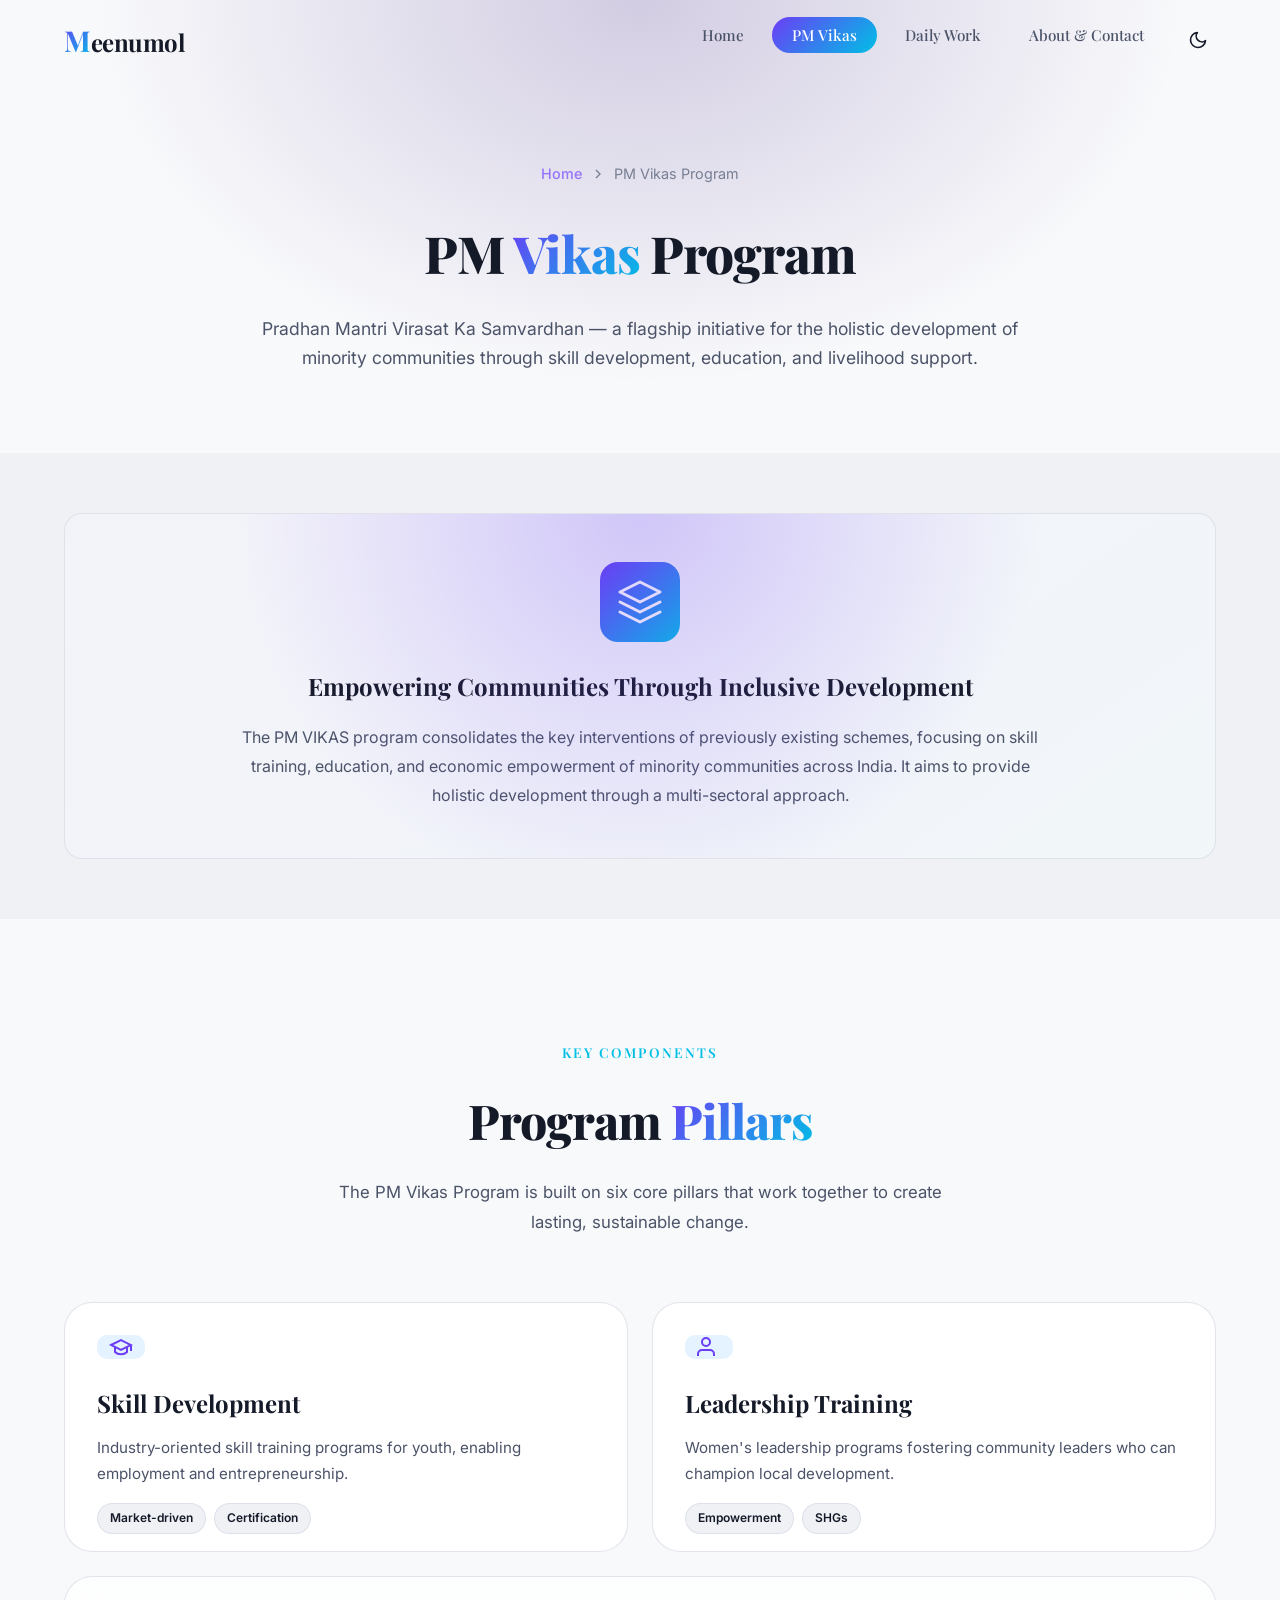
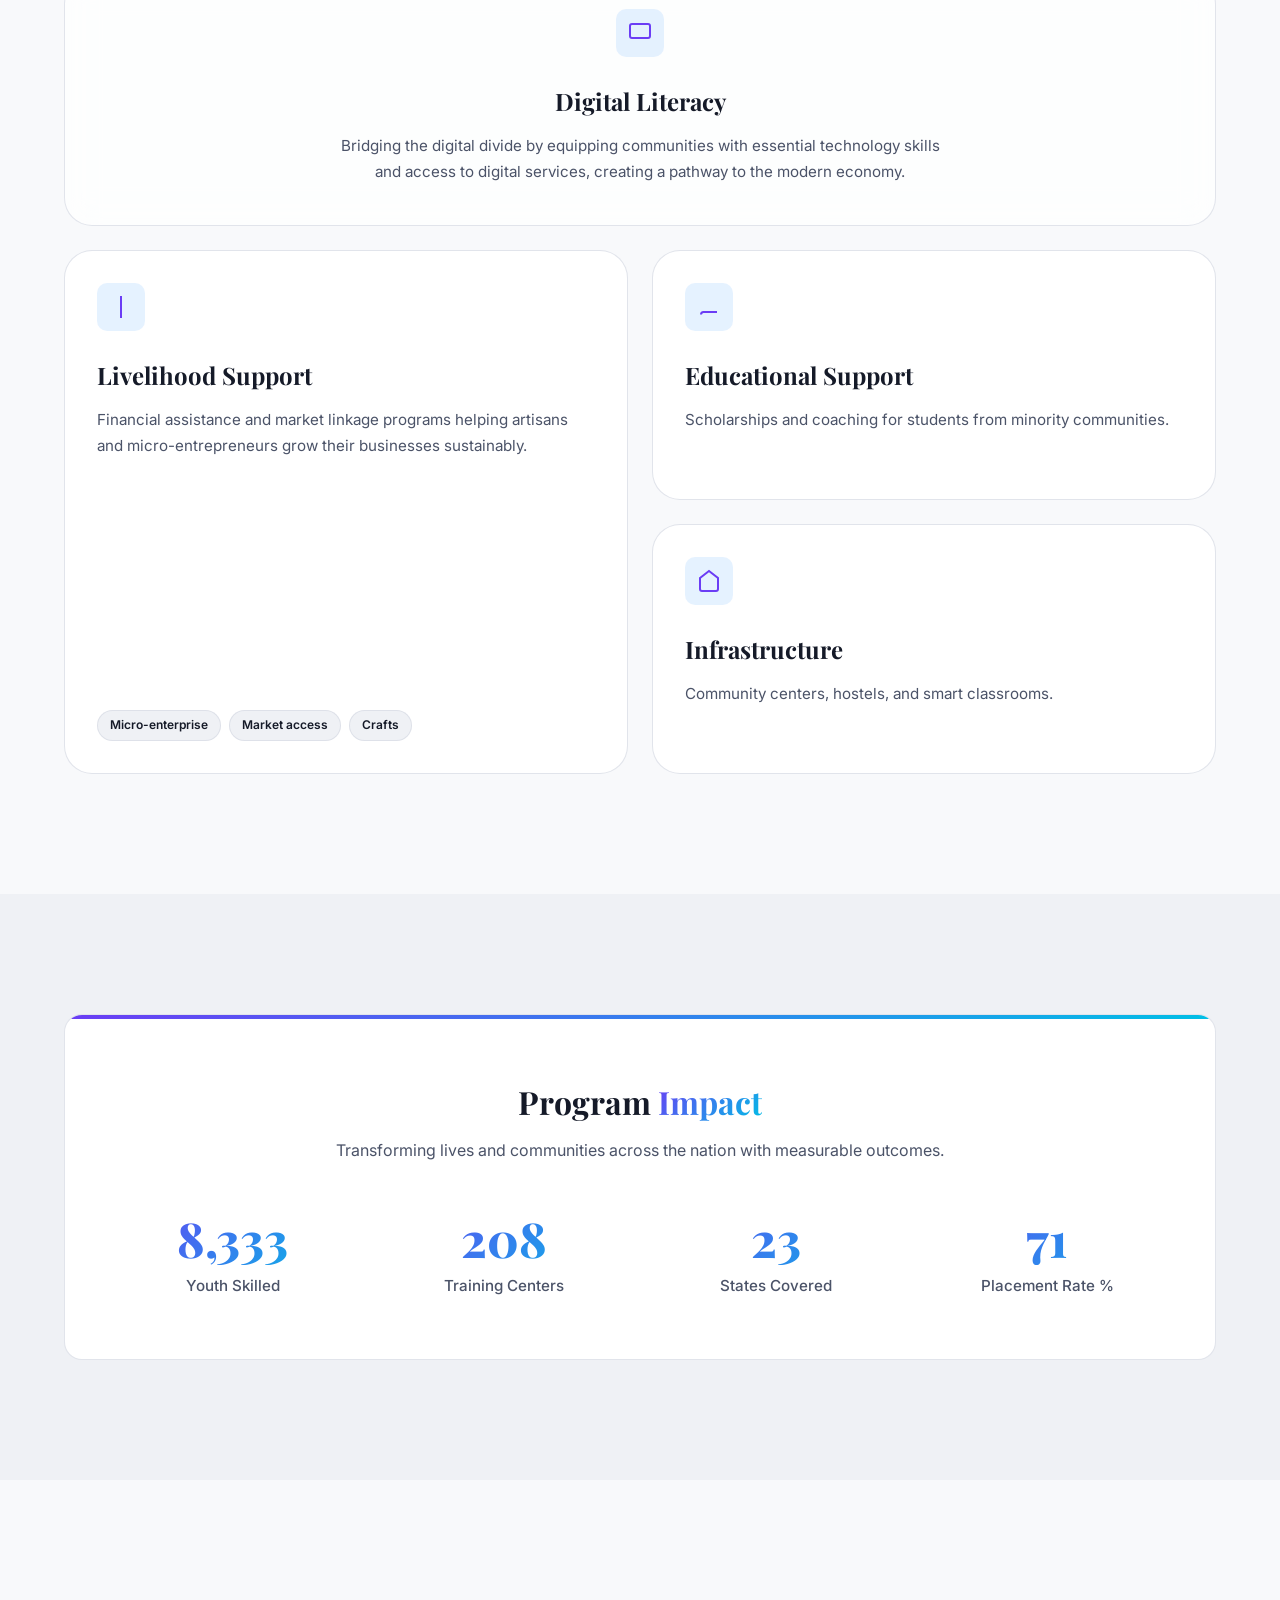
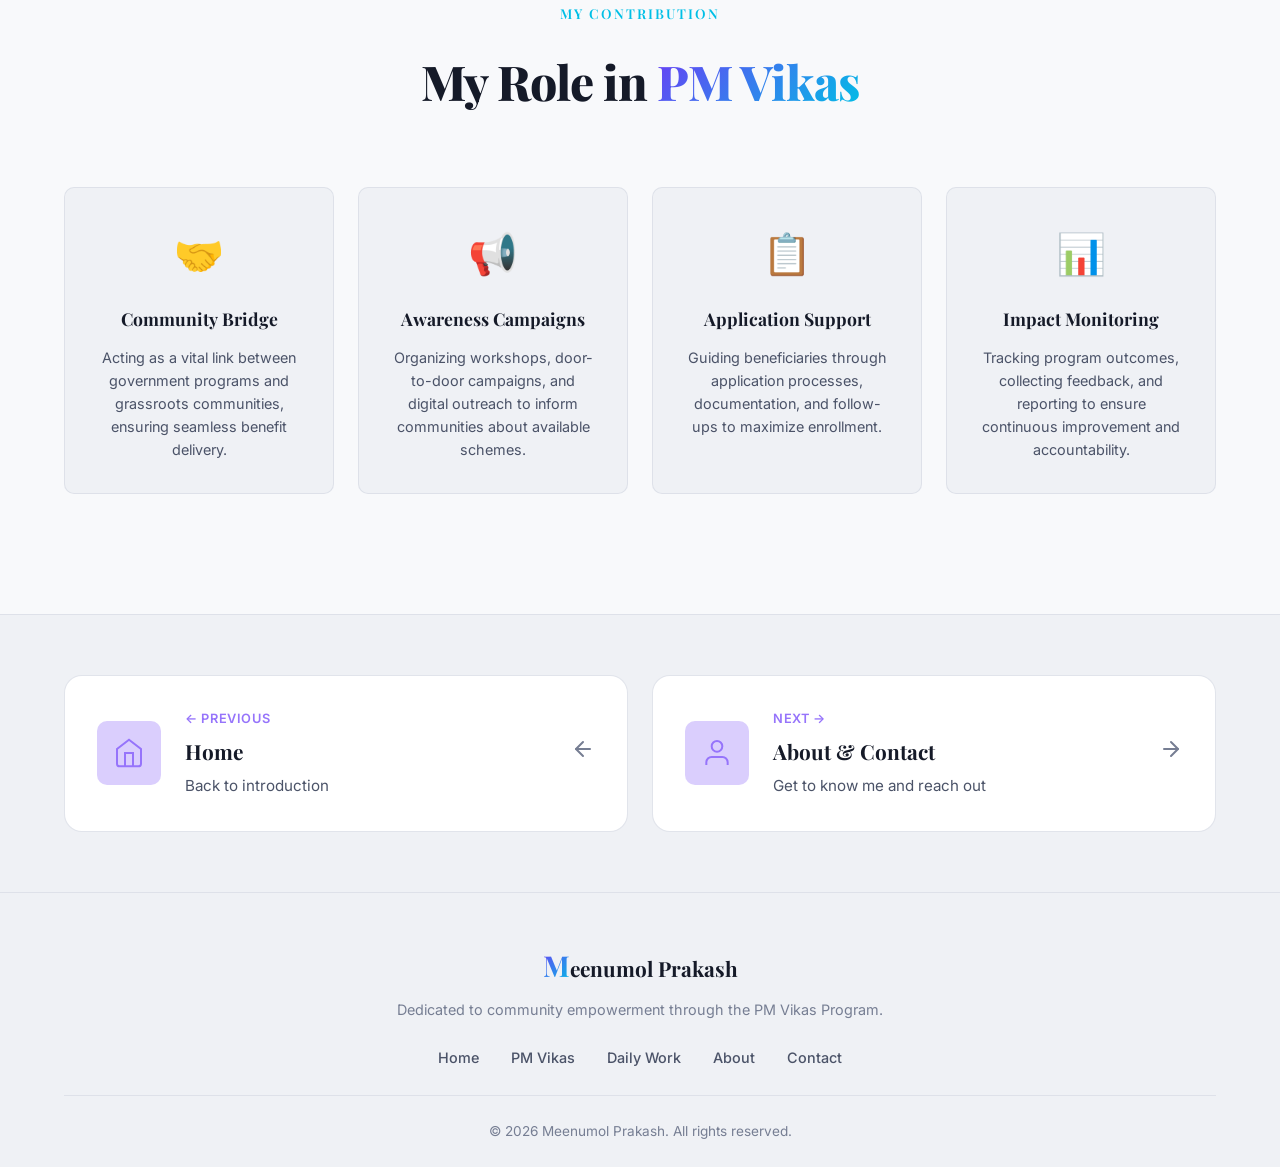
<file: pmvikas.html>
<!DOCTYPE html>
<html lang="en">
<head>
    <meta charset="UTF-8">
    <meta name="viewport" content="width=device-width, initial-scale=1.0">
    <title>PM Vikas Program — Meenumol Prakash</title>
    <meta name="description" content="PM Vikas Program — Pradhan Mantri Virasat Ka Samvardhan for holistic development of minority communities.">
    <!-- Open Graph / Social Meta Tags -->
    <meta property="og:title" content="PM Vikas Program — Meenumol Prakash">
    <meta property="og:description" content="Learn about the PM Vikas Program and my role as an IoT Assistant Intern.">
    <meta property="og:type" content="website">
    <meta name="twitter:card" content="summary_large_image">
    
    <link rel="preconnect" href="https://fonts.googleapis.com">
    <link rel="preconnect" href="https://fonts.gstatic.com" crossorigin>
    <link href="https://fonts.googleapis.com/css2?family=Playfair+Display:ital,wght@0,400;0,500;0,600;0,700;0,800;1,400&family=Inter:wght@300;400;500;600&display=swap" rel="stylesheet">
    <link rel="stylesheet" href="style.css">
</head>
<body>
    <!-- ===== NAVIGATION ===== -->
    <nav class="navbar scrolled" id="navbar">
        <div class="nav-container">
            <a href="index.html" class="nav-logo">
                <span class="logo-accent">M</span>eenumol
            </a>
            <button class="nav-toggle" id="navToggle" aria-label="Toggle navigation">
                <span class="hamburger"></span>
            </button>
            <ul class="nav-links" id="navLinks">
                <li><a href="index.html" class="nav-link">Home</a></li>
                <li><a href="pmvikas.html" class="nav-link active">PM Vikas</a></li>
                <li><a href="daily-work.html" class="nav-link">Daily Work</a></li>
                <li><a href="about.html" class="nav-link">About & Contact</a></li>
                <li>
                    <button id="themeToggle" class="theme-toggle" aria-label="Toggle Dark Mode">
                        <svg width="20" height="20" viewBox="0 0 24 24" fill="none" stroke="currentColor" stroke-width="2" stroke-linecap="round" stroke-linejoin="round"><path d="M21 12.79A9 9 0 1 1 11.21 3 7 7 0 0 0 21 12.79z"></path></svg>
                    </button>
                </li>
            </ul>
        </div>
    </nav>

    <!-- ===== PAGE HERO BANNER ===== -->
    <section class="page-hero">
        <div class="page-hero-bg"></div>
        <div class="section-container">
            <div class="page-hero-content">
                <nav class="breadcrumb">
                    <a href="index.html">Home</a>
                    <svg width="16" height="16" viewBox="0 0 24 24" fill="none" stroke="currentColor" stroke-width="2"><polyline points="9 18 15 12 9 6"/></svg>
                    <span>PM Vikas Program</span>
                </nav>
                <h1 class="page-hero-title">PM <span class="text-gradient">Vikas</span> Program</h1>
                <p class="page-hero-subtitle">Pradhan Mantri Virasat Ka Samvardhan — a flagship initiative for the holistic development of minority communities through skill development, education, and livelihood support.</p>
            </div>
        </div>
    </section>

    <!-- ===== OVERVIEW ===== -->
    <section class="pmvikas-overview">
        <div class="section-container">
            <div class="vikas-hero-card">
                <div class="vikas-hero-icon">
                    <svg width="48" height="48" viewBox="0 0 24 24" fill="none" stroke="currentColor" stroke-width="1.5" stroke-linecap="round" stroke-linejoin="round"><path d="M12 2L2 7l10 5 10-5-10-5z"/><path d="M2 17l10 5 10-5"/><path d="M2 12l10 5 10-5"/></svg>
                </div>
                <h3>Empowering Communities Through Inclusive Development</h3>
                <p>The PM VIKAS program consolidates the key interventions of previously existing schemes, focusing on skill training, education, and economic empowerment of minority communities across India. It aims to provide holistic development through a multi-sectoral approach.</p>
            </div>
        </div>
    </section>

    <!-- ===== KEY COMPONENTS ===== -->
    <section class="pmvikas-components">
        <div class="section-container">
            <div class="section-header">
                <span class="section-tag">Key Components</span>
                <h2 class="section-title">Program <span class="text-gradient">Pillars</span></h2>
                <p class="section-subtitle">The PM Vikas Program is built on six core pillars that work together to create lasting, sustainable change.</p>
            </div>

            <div class="bento-grid">
                <div class="bento-card bento-col-span-2">
                    <div class="bento-content">
                        <div class="vikas-card-number" style="position:absolute; top:20px; right:24px; font-size:3rem; font-weight:800; opacity:0.05;">01</div>
                        <div class="bento-icon">
                            <svg width="24" height="24" viewBox="0 0 24 24" fill="none" stroke="currentColor" stroke-width="2"><path d="M22 10v6M2 10l10-5 10 5-10 5z"/><path d="M6 12v5c3 3 9 3 12 0v-5"/></svg>
                        </div>
                        <h3 class="bento-title">Skill Development</h3>
                        <p class="bento-text">Industry-oriented skill training programs for youth, enabling employment and entrepreneurship.</p>
                        <ul class="bento-list">
                            <li class="bento-tag">Market-driven</li>
                            <li class="bento-tag">Certification</li>
                        </ul>
                    </div>
                </div>

                <div class="bento-card bento-col-span-2">
                    <div class="bento-content">
                        <div class="vikas-card-number" style="position:absolute; top:20px; right:24px; font-size:3rem; font-weight:800; opacity:0.05;">02</div>
                        <div class="bento-icon">
                            <svg width="24" height="24" viewBox="0 0 24 24" fill="none" stroke="currentColor" stroke-width="2"><path d="M17 21v-2a4 4 0 0 0-4-4H5a4 4 0 0 0-4 4v2"/><circle cx="9" cy="7" r="4"/></svg>
                        </div>
                        <h3 class="bento-title">Leadership Training</h3>
                        <p class="bento-text">Women's leadership programs fostering community leaders who can champion local development.</p>
                        <ul class="bento-list">
                            <li class="bento-tag">Empowerment</li>
                            <li class="bento-tag">SHGs</li>
                        </ul>
                    </div>
                </div>

                <div class="bento-card bento-col-span-4 glass">
                    <div class="bento-content" style="align-items:center; text-align:center;">
                        <div class="vikas-card-number" style="position:absolute; top:20px; right:24px; font-size:3rem; font-weight:800; opacity:0.05;">03</div>
                        <div class="bento-icon">
                            <svg width="24" height="24" viewBox="0 0 24 24" fill="none" stroke="currentColor" stroke-width="2"><rect x="2" y="3" width="20" height="14" rx="2"/></svg>
                        </div>
                        <h3 class="bento-title">Digital Literacy</h3>
                        <p class="bento-text" style="max-width:600px;">Bridging the digital divide by equipping communities with essential technology skills and access to digital services, creating a pathway to the modern economy.</p>
                    </div>
                </div>

                <div class="bento-card bento-col-span-2 bento-row-span-2">
                    <div class="bento-content">
                        <div class="vikas-card-number" style="position:absolute; top:20px; right:24px; font-size:3rem; font-weight:800; opacity:0.05;">04</div>
                        <div class="bento-icon">
                            <svg width="24" height="24" viewBox="0 0 24 24" fill="none" stroke="currentColor" stroke-width="2"><line x1="12" y1="1" x2="12" y2="23"/></svg>
                        </div>
                        <h3 class="bento-title">Livelihood Support</h3>
                        <p class="bento-text">Financial assistance and market linkage programs helping artisans and micro-entrepreneurs grow their businesses sustainably.</p>
                        <ul class="bento-list">
                            <li class="bento-tag">Micro-enterprise</li>
                            <li class="bento-tag">Market access</li>
                            <li class="bento-tag">Crafts</li>
                        </ul>
                    </div>
                </div>

                <div class="bento-card bento-col-span-2">
                    <div class="bento-content">
                        <div class="vikas-card-number" style="position:absolute; top:20px; right:24px; font-size:3rem; font-weight:800; opacity:0.05;">05</div>
                        <div class="bento-icon">
                            <svg width="24" height="24" viewBox="0 0 24 24" fill="none" stroke="currentColor" stroke-width="2"><path d="M4 19.5A2.5 2.5 0 0 1 6.5 17H20"/></svg>
                        </div>
                        <h3 class="bento-title">Educational Support</h3>
                        <p class="bento-text">Scholarships and coaching for students from minority communities.</p>
                    </div>
                </div>

                <div class="bento-card bento-col-span-2">
                    <div class="bento-content">
                        <div class="vikas-card-number" style="position:absolute; top:20px; right:24px; font-size:3rem; font-weight:800; opacity:0.05;">06</div>
                        <div class="bento-icon">
                            <svg width="24" height="24" viewBox="0 0 24 24" fill="none" stroke="currentColor" stroke-width="2"><path d="M3 9l9-7 9 7v11a2 2 0 0 1-2 2H5a2 2 0 0 1-2-2z"/></svg>
                        </div>
                        <h3 class="bento-title">Infrastructure</h3>
                        <p class="bento-text">Community centers, hostels, and smart classrooms.</p>
                    </div>
                </div>
            </div>
        </div>
    </section>

    <!-- ===== IMPACT ===== -->
    <section class="pmvikas-impact">
        <div class="section-container">
            <div class="vikas-impact">
                <h3 class="impact-title">Program <span class="text-gradient">Impact</span></h3>
                <p class="impact-subtitle">Transforming lives and communities across the nation with measurable outcomes.</p>
                <div class="impact-grid">
                    <div class="impact-item">
                        <div class="impact-number" data-count="10000">0</div>
                        <div class="impact-label">Youth Skilled</div>
                    </div>
                    <div class="impact-item">
                        <div class="impact-number" data-count="250">0</div>
                        <div class="impact-label">Training Centers</div>
                    </div>
                    <div class="impact-item">
                        <div class="impact-number" data-count="28">0</div>
                        <div class="impact-label">States Covered</div>
                    </div>
                    <div class="impact-item">
                        <div class="impact-number" data-count="85">0</div>
                        <div class="impact-label">Placement Rate %</div>
                    </div>
                </div>
            </div>
        </div>
    </section>

    <!-- ===== MY ROLE ===== -->
    <section class="pmvikas-role">
        <div class="section-container">
            <div class="section-header">
                <span class="section-tag">My Contribution</span>
                <h2 class="section-title">My Role in <span class="text-gradient">PM Vikas</span></h2>
            </div>
            <div class="role-grid">
                <div class="role-card">
                    <div class="role-icon">🤝</div>
                    <h4>Community Bridge</h4>
                    <p>Acting as a vital link between government programs and grassroots communities, ensuring seamless benefit delivery.</p>
                </div>
                <div class="role-card">
                    <div class="role-icon">📢</div>
                    <h4>Awareness Campaigns</h4>
                    <p>Organizing workshops, door-to-door campaigns, and digital outreach to inform communities about available schemes.</p>
                </div>
                <div class="role-card">
                    <div class="role-icon">📋</div>
                    <h4>Application Support</h4>
                    <p>Guiding beneficiaries through application processes, documentation, and follow-ups to maximize enrollment.</p>
                </div>
                <div class="role-card">
                    <div class="role-icon">📊</div>
                    <h4>Impact Monitoring</h4>
                    <p>Tracking program outcomes, collecting feedback, and reporting to ensure continuous improvement and accountability.</p>
                </div>
            </div>
        </div>
    </section>

    <!-- ===== PAGE NAVIGATOR ===== -->
    <section class="page-navigator">
        <div class="section-container">
            <div class="page-nav-grid">
                <a href="index.html" class="page-nav-card">
                    <div class="page-nav-icon">
                        <svg width="32" height="32" viewBox="0 0 24 24" fill="none" stroke="currentColor" stroke-width="1.5"><path d="M3 9l9-7 9 7v11a2 2 0 0 1-2 2H5a2 2 0 0 1-2-2z"/><polyline points="9 22 9 12 15 12 15 22"/></svg>
                    </div>
                    <div class="page-nav-text">
                        <span class="page-nav-dir">← Previous</span>
                        <h3>Home</h3>
                        <p>Back to introduction</p>
                    </div>
                    <div class="page-nav-arrow">
                        <svg width="24" height="24" viewBox="0 0 24 24" fill="none" stroke="currentColor" stroke-width="2" stroke-linecap="round" stroke-linejoin="round"><line x1="19" y1="12" x2="5" y2="12"/><polyline points="12 19 5 12 12 5"/></svg>
                    </div>
                </a>
                <a href="about.html" class="page-nav-card">
                    <div class="page-nav-icon">
                        <svg width="32" height="32" viewBox="0 0 24 24" fill="none" stroke="currentColor" stroke-width="1.5"><path d="M20 21v-2a4 4 0 0 0-4-4H8a4 4 0 0 0-4 4v2"/><circle cx="12" cy="7" r="4"/></svg>
                    </div>
                    <div class="page-nav-text">
                        <span class="page-nav-dir">Next →</span>
                        <h3>About & Contact</h3>
                        <p>Get to know me and reach out</p>
                    </div>
                    <div class="page-nav-arrow">
                        <svg width="24" height="24" viewBox="0 0 24 24" fill="none" stroke="currentColor" stroke-width="2" stroke-linecap="round" stroke-linejoin="round"><line x1="5" y1="12" x2="19" y2="12"/><polyline points="12 5 19 12 12 19"/></svg>
                    </div>
                </a>
            </div>
        </div>
    </section>

    <!-- ===== FOOTER ===== -->
    <footer class="footer">
        <div class="footer-container">
            <div class="footer-content">
                <a href="index.html" class="footer-logo">
                    <span class="logo-accent">M</span>eenumol Prakash
                </a>
                <p class="footer-text">Dedicated to community empowerment through the PM Vikas Program.</p>
            </div>
            <div class="footer-links">
                <a href="index.html">Home</a>
                <a href="pmvikas.html">PM Vikas</a>
                <a href="daily-work.html">Daily Work</a>
                <a href="about.html">About</a>
                <a href="about.html#contact">Contact</a>
            </div>
            <div class="footer-bottom">
                <p>&copy; 2026 Meenumol Prakash. All rights reserved.</p>
            </div>
        </div>
    </footer>

    <script src="script.js"></script>
</body>
</html>
</file>
<file: style.css>
/* ===== CSS CUSTOM PROPERTIES ===== */
:root {
    /* Primary Palette — Electric Violet & Cyan */
    --primary-hue: 255;
    --primary: hsl(255, 90%, 60%); /* Electric Violet */
    --primary-light: hsl(255, 95%, 72%);
    --primary-dark: hsl(255, 80%, 48%);
    --primary-glow: hsla(255, 90%, 60%, 0.25);

    --accent: hsl(190, 100%, 45%); /* Cyber Cyan */
    --accent-light: hsl(190, 100%, 55%);
    --accent-glow: hsla(190, 100%, 45%, 0.2);

    /* Surfaces - Light Theme Default */
    --bg-primary: hsl(220, 30%, 98%);
    --bg-secondary: hsl(220, 25%, 95%);
    --bg-card: hsl(0, 0%, 100%);
    --bg-card-hover: hsl(220, 20%, 97%);
    --bg-glass: hsla(0, 0%, 100%, 0.75);

    /* Text - Light Theme */
    --text-primary: hsl(224, 32%, 12%);
    --text-secondary: hsl(224, 16%, 35%);
    --text-muted: hsl(224, 12%, 52%);

    /* Borders */
    --border-color: hsla(220, 20%, 88%, 0.8);
    --border-glow: hsla(255, 90%, 60%, 0.2);

    /* Gradients */
    --gradient-primary: linear-gradient(135deg, var(--primary), var(--accent));
    --gradient-text: linear-gradient(135deg, var(--primary), var(--accent));
    --gradient-card: linear-gradient(145deg, hsla(255, 100%, 98%, 0.5), hsla(190, 100%, 98%, 0.5));
    --gradient-hero: radial-gradient(ellipse at 20% 50%, hsla(255, 90%, 60%, 0.08) 0%, transparent 60%),
                     radial-gradient(ellipse at 80% 20%, hsla(190, 100%, 45%, 0.08) 0%, transparent 60%);

    /* Spacing */
    --section-padding: 120px 0;
    --container-width: 1200px;

    /* Typography - Modern Classic */
    --font-primary: 'Playfair Display', serif;
    --font-body: 'Inter', sans-serif;

    /* Transitions */
    --transition-fast: 0.15s cubic-bezier(0.16, 1, 0.3, 1);
    --transition-medium: 0.35s cubic-bezier(0.16, 1, 0.3, 1);
    --transition-slow: 0.6s cubic-bezier(0.16, 1, 0.3, 1);

    /* Shadows */
    --shadow-sm: 0 2px 8px hsla(224, 32%, 12%, 0.04);
    --shadow-md: 0 12px 30px hsla(224, 32%, 12%, 0.08);
    --shadow-lg: 0 22px 60px hsla(224, 32%, 12%, 0.12);
    --shadow-glow: 0 0 35px var(--primary-glow);

    /* Border Radius */
    --radius-sm: 6px;
    --radius-md: 10px;
    --radius-lg: 18px;
    --radius-xl: 28px;
    --radius-full: 9999px;
}

[data-theme="dark"] {
    --bg-primary: hsl(224, 71%, 4%); /* Obsidian Deep Space */
    --bg-secondary: hsl(224, 45%, 7%);
    --bg-card: hsl(224, 45%, 9%);
    --bg-card-hover: hsl(224, 45%, 12%);
    --bg-glass: hsla(224, 45%, 9%, 0.6);

    --text-primary: hsl(210, 40%, 98%);
    --text-secondary: hsl(215, 20%, 80%);
    --text-muted: hsl(215, 15%, 60%);

    --border-color: hsla(224, 30%, 20%, 0.5);
    --border-glow: hsla(255, 90%, 60%, 0.35);
    --gradient-card: linear-gradient(145deg, hsla(255, 90%, 60%, 0.03), hsla(190, 100%, 45%, 0.03));
    --shadow-sm: 0 2px 8px hsla(0, 0%, 0%, 0.4);
    --shadow-md: 0 12px 30px hsla(0, 0%, 0%, 0.5);
    --shadow-lg: 0 24px 60px hsla(0, 0%, 0%, 0.6);
}

/* ===== RESET & BASE ===== */
*, *::before, *::after {
    margin: 0;
    padding: 0;
    box-sizing: border-box;
}

html {
    scroll-behavior: smooth;
    scroll-padding-top: 80px;
}

body {
    font-family: var(--font-body);
    background: var(--bg-primary);
    color: var(--text-primary);
    line-height: 1.7;
    overflow-x: hidden;
    -webkit-font-smoothing: antialiased;
    -moz-osx-font-smoothing: grayscale;
}

a {
    text-decoration: none;
    color: inherit;
    transition: color var(--transition-fast);
}

img {
    max-width: 100%;
    display: block;
}

/* ===== UTILITY CLASSES ===== */
.text-gradient {
    background: var(--gradient-text);
    -webkit-background-clip: text;
    -webkit-text-fill-color: transparent;
    background-clip: text;
}

.section-container {
    max-width: var(--container-width);
    margin: 0 auto;
    padding: 0 24px;
}

/* ===== NAVIGATION ===== */
.navbar {
    position: fixed;
    top: 0;
    left: 0;
    right: 0;
    z-index: 1000;
    padding: 16px 0;
    transition: all var(--transition-medium);
    backdrop-filter: blur(0px);
}

.navbar.scrolled {
    padding: 10px 0;
    background: var(--bg-glass);
    backdrop-filter: blur(20px);
    -webkit-backdrop-filter: blur(20px);
    border-bottom: 1px solid var(--border-color);
}

.nav-container {
    max-width: var(--container-width);
    margin: 0 auto;
    padding: 0 24px;
    display: flex;
    align-items: center;
    justify-content: space-between;
}

.nav-logo {
    font-family: var(--font-primary);
    font-size: 1.5rem;
    font-weight: 700;
    letter-spacing: -0.02em;
}

.logo-accent {
    background: var(--gradient-primary);
    -webkit-background-clip: text;
    -webkit-text-fill-color: transparent;
    background-clip: text;
    font-size: 1.8rem;
}

.nav-links {
    display: flex;
    list-style: none;
    gap: 8px;
}

.nav-link {
    font-family: var(--font-primary);
    font-size: 0.95rem;
    font-weight: 500;
    padding: 8px 20px;
    border-radius: var(--radius-full);
    color: var(--text-secondary);
    transition: all var(--transition-fast);
    position: relative;
}

.nav-link:hover,
.nav-link.active {
    color: var(--text-primary);
    background: var(--primary-glow);
}

.nav-link.active {
    background: var(--gradient-primary);
    color: white;
}

.nav-toggle {
    display: none;
    background: none;
    border: none;
    cursor: pointer;
    padding: 8px;
    z-index: 1001;
}

.hamburger {
    display: block;
    width: 24px;
    height: 2px;
    background: var(--text-primary);
    position: relative;
    transition: all var(--transition-fast);
}

.hamburger::before,
.hamburger::after {
    content: '';
    position: absolute;
    width: 24px;
    height: 2px;
    background: var(--text-primary);
    transition: all var(--transition-fast);
}

.hamburger::before { top: -7px; }
.hamburger::after { bottom: -7px; }

.nav-toggle.active .hamburger {
    background: transparent;
}
.nav-toggle.active .hamburger::before {
    transform: rotate(45deg);
    top: 0;
}
.nav-toggle.active .hamburger::after {
    transform: rotate(-45deg);
    bottom: 0;
}

.theme-toggle {
    background: transparent;
    border: none;
    color: var(--text-primary);
    cursor: pointer;
    padding: 8px;
    display: flex;
    align-items: center;
    justify-content: center;
    border-radius: 50%;
    transition: all var(--transition-fast);
    margin-left: 8px;
}

.theme-toggle:hover {
    background: var(--primary-glow);
    color: var(--primary);
}

/* ===== HERO SECTION (INDEX) ===== */
.hero {
    min-height: 100vh;
    display: flex;
    align-items: center;
    justify-content: center;
    position: relative;
    padding: 100px 64px 60px;
    overflow: hidden;
    background: var(--gradient-hero);
    gap: 48px;
}

.hero-particles {
    position: absolute;
    inset: 0;
    pointer-events: none;
}

.hero-content {
    max-width: 650px;
    z-index: 2;
    flex: 1 1 0%;
}

.hero-badge {
    display: inline-flex;
    align-items: center;
    gap: 8px;
    background: var(--primary-glow);
    border: 1px solid hsla(var(--primary-hue), 90%, 60%, 0.2);
    border-radius: var(--radius-full);
    padding: 8px 20px;
    font-size: 0.85rem;
    font-weight: 500;
    color: var(--primary-light);
    margin-bottom: 24px;
    animation: fadeInUp 0.6s ease;
}

.badge-dot {
    width: 8px;
    height: 8px;
    background: var(--accent);
    border-radius: 50%;
    animation: pulse 2s ease-in-out infinite;
}

.hero-title {
    font-family: var(--font-primary);
    font-size: clamp(2.5rem, 5vw, 4rem);
    font-weight: 800;
    line-height: 1.1;
    letter-spacing: -0.03em;
    margin-bottom: 16px;
    animation: fadeInUp 0.6s ease 0.1s both;
}

.hero-subtitle {
    font-family: var(--font-primary);
    font-size: 1.1rem;
    font-weight: 500;
    color: var(--text-secondary);
    margin-bottom: 20px;
    animation: fadeInUp 0.6s ease 0.2s both;
}

.hero-description {
    font-size: 1.05rem;
    color: var(--text-secondary);
    line-height: 1.8;
    margin-bottom: 32px;
    animation: fadeInUp 0.6s ease 0.3s both;
}

.hero-actions {
    display: flex;
    gap: 16px;
    flex-wrap: wrap;
    margin-bottom: 48px;
    animation: fadeInUp 0.6s ease 0.4s both;
}

/* Buttons */
.btn {
    display: inline-flex;
    align-items: center;
    gap: 10px;
    padding: 14px 32px;
    border-radius: var(--radius-full);
    font-family: var(--font-primary);
    font-size: 0.95rem;
    font-weight: 600;
    cursor: pointer;
    border: none;
    transition: all var(--transition-medium);
    position: relative;
    overflow: hidden;
}

.btn-primary {
    background: var(--gradient-primary);
    color: white;
    box-shadow: 0 4px 20px var(--primary-glow);
}

.btn-primary:hover {
    transform: translateY(-2px);
    box-shadow: 0 8px 32px var(--primary-glow), var(--shadow-glow);
}

.btn-outline {
    background: transparent;
    color: var(--text-primary);
    border: 1.5px solid var(--border-color);
}

.btn-outline:hover {
    border-color: var(--primary);
    background: hsla(260, 67%, 55%, 0.05);
    transform: translateY(-2px);
}

.btn-full {
    width: 100%;
    justify-content: center;
}

/* Hero Stats */
.hero-stats {
    display: flex;
    align-items: center;
    gap: 32px;
    animation: fadeInUp 0.6s ease 0.5s both;
}

.stat-item {
    text-align: center;
}

.stat-number {
    font-family: var(--font-primary);
    font-size: 2rem;
    font-weight: 800;
    background: var(--gradient-text);
    -webkit-background-clip: text;
    -webkit-text-fill-color: transparent;
    background-clip: text;
}

.stat-suffix {
    font-family: var(--font-primary);
    font-size: 1.5rem;
    font-weight: 700;
    color: var(--accent);
}

.stat-label {
    display: block;
    font-size: 0.8rem;
    color: var(--text-muted);
    font-weight: 500;
    margin-top: 4px;
}

.stat-divider {
    width: 1px;
    height: 40px;
    background: var(--border-color);
}

/* Hero Visual */
.hero-visual {
    position: relative;
    z-index: 1;
    flex-shrink: 0;
}

.hero-image-wrapper {
    position: relative;
    width: 350px;
    height: 350px;
    display: flex;
    align-items: center;
    justify-content: center;
}

.hero-ring {
    position: absolute;
    border-radius: 50%;
    border: 1px solid;
}

.hero-ring-1 {
    width: 100%;
    height: 100%;
    border-color: hsla(260, 67%, 55%, 0.15);
    animation: spinSlow 20s linear infinite;
}

.hero-ring-2 {
    width: 120%;
    height: 120%;
    border-color: hsla(25, 95%, 55%, 0.1);
    animation: spinSlow 30s linear infinite reverse;
    border-style: dashed;
}

.hero-avatar {
    width: 200px;
    height: 200px;
    border-radius: 50%;
    overflow: hidden;
    position: relative;
    z-index: 2;
}

.avatar-placeholder {
    width: 100%;
    height: 100%;
    background: var(--gradient-primary);
    display: flex;
    align-items: center;
    justify-content: center;
    font-family: var(--font-primary);
    font-size: 4rem;
    font-weight: 800;
    color: white;
    text-shadow: 0 2px 10px hsla(0, 0%, 0%, 0.3);
}

/* Scroll Indicator */
.scroll-indicator {
    position: absolute;
    bottom: 32px;
    left: 50%;
    transform: translateX(-50%);
    display: flex;
    flex-direction: column;
    align-items: center;
    gap: 8px;
    color: var(--text-muted);
    font-size: 0.75rem;
    font-weight: 500;
    animation: fadeInUp 0.6s ease 0.8s both;
}
.scroll-link {
    display: flex;
    flex-direction: column;
    align-items: center;
    gap: 8px;
}

.scroll-mouse {
    width: 24px;
    height: 38px;
    border: 2px solid var(--border-color);
    border-radius: 12px;
    display: flex;
    justify-content: center;
    padding-top: 8px;
}

.scroll-dot {
    width: 3px;
    height: 8px;
    background: var(--primary);
    border-radius: 2px;
    animation: scrollBounce 2s ease-in-out infinite;
}

/* ===== PAGE NAVIGATOR CARDS ===== */
.page-navigator {
    padding: 60px 0;
    background: var(--bg-secondary);
    border-top: 1px solid var(--border-color);
}
.page-nav-grid {
    display: grid;
    grid-template-columns: repeat(2, 1fr);
    gap: 24px;
}
.page-nav-single {
    grid-template-columns: 1fr;
    max-width: 600px;
    margin: 0 auto;
}
.page-nav-card {
    display: flex;
    align-items: center;
    gap: 24px;
    background: var(--bg-card);
    border: 1px solid var(--border-color);
    border-radius: var(--radius-lg);
    padding: 32px;
    transition: all var(--transition-medium);
    position: relative;
    overflow: hidden;
}
.page-nav-card:hover {
    background: var(--bg-card-hover);
    border-color: var(--primary-light);
    transform: translateY(-4px);
    box-shadow: var(--shadow-md), 0 0 20px var(--primary-glow);
}
.page-nav-icon {
    display: flex;
    align-items: center;
    justify-content: center;
    width: 64px;
    height: 64px;
    border-radius: var(--radius-md);
    background: var(--primary-glow);
    color: var(--primary-light);
    flex-shrink: 0;
    transition: all var(--transition-medium);
}
.page-nav-card:hover .page-nav-icon {
    background: var(--gradient-primary);
    color: white;
}
.page-nav-text {
    flex-grow: 1;
}
.page-nav-dir {
    display: block;
    font-size: 0.8rem;
    color: var(--primary-light);
    font-weight: 600;
    text-transform: uppercase;
    letter-spacing: 0.05em;
    margin-bottom: 4px;
}
.page-nav-text h3 {
    font-family: var(--font-primary);
    font-size: 1.3rem;
    font-weight: 700;
    margin-bottom: 4px;
}
.page-nav-text p {
    font-size: 0.95rem;
    color: var(--text-secondary);
}
.page-nav-arrow {
    color: var(--text-muted);
    transition: all var(--transition-medium);
}
.page-nav-card:hover .page-nav-arrow {
    color: var(--primary-light);
    transform: translateX(4px);
}


/* ===== SHARED PAGE HERO BANNER ===== */
.page-hero {
    padding: 160px 0 80px;
    position: relative;
    background: var(--bg-primary);
    text-align: center;
    overflow: hidden;
}
.page-hero-bg {
    position: absolute;
    top: 0;
    left: 0;
    right: 0;
    height: 100%;
    background: radial-gradient(ellipse at 50% 0%, hsla(260, 67%, 30%, 0.2) 0%, transparent 60%);
    pointer-events: none;
}
.page-hero-content {
    position: relative;
    z-index: 2;
    max-width: 800px;
    margin: 0 auto;
    animation: fadeInUp 0.6s ease;
}
.breadcrumb {
    display: inline-flex;
    align-items: center;
    gap: 8px;
    font-size: 0.9rem;
    color: var(--text-muted);
    margin-bottom: 24px;
}
.breadcrumb a {
    color: var(--primary-light);
    font-weight: 500;
}
.breadcrumb a:hover {
    text-decoration: underline;
}
.page-hero-title {
    font-family: var(--font-primary);
    font-size: clamp(2.5rem, 4vw, 3.5rem);
    font-weight: 800;
    margin-bottom: 16px;
    letter-spacing: -0.02em;
}
.page-hero-subtitle {
    font-size: 1.1rem;
    color: var(--text-secondary);
    line-height: 1.7;
}

/* Common Section Headers */
.section-header {
    text-align: center;
    margin-bottom: 64px;
}

.section-tag {
    display: inline-block;
    font-family: var(--font-primary);
    font-size: 0.85rem;
    font-weight: 600;
    color: var(--accent);
    text-transform: uppercase;
    letter-spacing: 0.15em;
    margin-bottom: 16px;
}

.section-title {
    font-family: var(--font-primary);
    font-size: clamp(2rem, 4vw, 3rem);
    font-weight: 800;
    letter-spacing: -0.02em;
    margin-bottom: 16px;
}

.section-subtitle {
    font-size: 1.05rem;
    color: var(--text-secondary);
    max-width: 650px;
    margin: 0 auto;
    line-height: 1.8;
}

/* ===== PM VIKAS PAGE SPECIFIC ===== */
.pmvikas-overview {
    padding: 60px 0;
    background: var(--bg-secondary);
}

/* Vikas Hero Card */
.vikas-hero-card {
    background: var(--gradient-card);
    border: 1px solid var(--border-color);
    border-radius: var(--radius-lg);
    padding: 48px;
    text-align: center;
    position: relative;
    overflow: hidden;
}

.vikas-hero-card::before {
    content: '';
    position: absolute;
    inset: 0;
    background: radial-gradient(circle at 50% 0%, var(--primary-glow), transparent 60%);
    pointer-events: none;
}

.vikas-hero-icon {
    display: inline-flex;
    align-items: center;
    justify-content: center;
    width: 80px;
    height: 80px;
    border-radius: var(--radius-lg);
    background: var(--gradient-primary);
    color: white;
    margin-bottom: 24px;
}

.vikas-hero-card h3 {
    font-family: var(--font-primary);
    font-size: 1.5rem;
    font-weight: 700;
    margin-bottom: 16px;
}

.vikas-hero-card p {
    color: var(--text-secondary);
    max-width: 800px;
    margin: 0 auto;
    line-height: 1.8;
}

.pmvikas-components {
    padding: var(--section-padding);
}

/* Vikas Grid */
.vikas-grid {
    display: grid;
    grid-template-columns: repeat(3, 1fr);
    gap: 24px;
}

.vikas-card {
    background: var(--bg-card);
    border: 1px solid var(--border-color);
    border-radius: var(--radius-md);
    padding: 40px 32px;
    position: relative;
    overflow: hidden;
    transition: all var(--transition-medium);
    cursor: default;
}

.vikas-card:hover {
    background: var(--bg-card-hover);
    border-color: var(--border-glow);
    transform: translateY(-4px);
}

.vikas-card:hover .card-glow {
    opacity: 1;
}

.card-glow {
    position: absolute;
    inset: 0;
    background: radial-gradient(circle at 50% 0%, var(--primary-glow), transparent 70%);
    opacity: 0;
    transition: opacity var(--transition-medium);
    pointer-events: none;
}
.vikas-card-number {
    position: absolute;
    top: 20px;
    right: 24px;
    font-family: var(--font-primary);
    font-size: 3rem;
    font-weight: 800;
    color: hsla(0,0%,100%,0.03);
    line-height: 1;
    transition: all var(--transition-medium);
}
.vikas-card:hover .vikas-card-number {
    color: hsla(260, 67%, 55%, 0.1);
    transform: scale(1.1);
}

.vikas-card-icon {
    display: inline-flex;
    align-items: center;
    justify-content: center;
    width: 56px;
    height: 56px;
    border-radius: var(--radius-md);
    background: var(--primary-glow);
    color: var(--primary-light);
    margin-bottom: 20px;
    transition: all var(--transition-medium);
    position: relative;
    z-index: 1;
}

.vikas-card:hover .vikas-card-icon {
    background: var(--gradient-primary);
    color: white;
}

.vikas-card h4 {
    font-family: var(--font-primary);
    font-size: 1.25rem;
    font-weight: 700;
    margin-bottom: 12px;
    position: relative;
    z-index: 1;
}

.vikas-card p {
    font-size: 0.95rem;
    color: var(--text-secondary);
    line-height: 1.7;
    margin-bottom: 20px;
    position: relative;
    z-index: 1;
}
.vikas-card-list {
    list-style: none;
    padding: 0;
    position: relative;
    z-index: 1;
}
.vikas-card-list li {
    font-size: 0.9rem;
    color: var(--text-muted);
    margin-bottom: 8px;
    display: flex;
    align-items: flex-start;
    gap: 8px;
}
.vikas-card-list li::before {
    content: '→';
    color: var(--accent);
    font-weight: bold;
}

/* Impact Section */
.pmvikas-impact {
    padding: var(--section-padding);
    background: var(--bg-secondary);
}
.vikas-impact {
    background: var(--bg-card);
    border: 1px solid var(--border-color);
    border-radius: var(--radius-lg);
    padding: 60px 48px;
    text-align: center;
    position: relative;
    overflow: hidden;
}
.vikas-impact::after {
    content: '';
    position: absolute;
    top: 0;
    left: 0;
    right: 0;
    height: 4px;
    background: var(--gradient-primary);
}

.impact-title {
    font-family: var(--font-primary);
    font-size: 2rem;
    font-weight: 700;
    margin-bottom: 8px;
}
.impact-subtitle {
    color: var(--text-secondary);
    margin-bottom: 48px;
}

.impact-grid {
    display: grid;
    grid-template-columns: repeat(4, 1fr);
    gap: 32px;
}

.impact-number {
    font-family: var(--font-primary);
    font-size: 3rem;
    font-weight: 800;
    background: var(--gradient-text);
    -webkit-background-clip: text;
    -webkit-text-fill-color: transparent;
    background-clip: text;
    margin-bottom: 8px;
    line-height: 1.1;
}

.impact-label {
    font-size: 0.95rem;
    color: var(--text-secondary);
    font-weight: 500;
}

/* My Role Section */
.pmvikas-role {
    padding: var(--section-padding);
}
.role-grid {
    display: grid;
    grid-template-columns: repeat(4, 1fr);
    gap: 24px;
}
.role-card {
    background: var(--bg-secondary);
    border: 1px solid var(--border-color);
    border-radius: var(--radius-md);
    padding: 32px;
    text-align: center;
    transition: all var(--transition-fast);
}
.role-card:hover {
    border-color: var(--primary-light);
    transform: translateY(-5px);
}
.role-icon {
    font-size: 2.5rem;
    margin-bottom: 16px;
}
.role-card h4 {
    font-family: var(--font-primary);
    font-size: 1.1rem;
    font-weight: 700;
    margin-bottom: 12px;
}
.role-card p {
    font-size: 0.9rem;
    color: var(--text-secondary);
    line-height: 1.6;
}

/* ===== ABOUT PAGE SPECIFIC ===== */
.about {
    padding: 60px 0 var(--section-padding);
    position: relative;
}

.about-grid {
    display: grid;
    grid-template-columns: 1fr 1.5fr;
    gap: 64px;
    align-items: start;
}

.about-image-card {
    background: var(--bg-card);
    border: 1px solid var(--border-color);
    border-radius: var(--radius-lg);
    padding: 40px;
    text-align: center;
    position: sticky;
    top: 100px;
}

.about-avatar-large {
    width: 180px;
    height: 180px;
    border-radius: 50%;
    background: var(--gradient-primary);
    display: flex;
    align-items: center;
    justify-content: center;
    margin: 0 auto 24px;
    font-family: var(--font-primary);
    font-size: 3.5rem;
    font-weight: 800;
    color: white;
    box-shadow: 0 8px 32px var(--primary-glow);
}

.about-name-card h3 {
    font-family: var(--font-primary);
    font-size: 1.5rem;
    font-weight: 700;
    margin-bottom: 4px;
}

.about-name-card p {
    color: var(--primary-light);
    font-size: 0.95rem;
    font-weight: 500;
    margin-bottom: 24px;
}

.about-quick-info {
    display: flex;
    flex-direction: column;
    gap: 12px;
    text-align: left;
    padding-top: 24px;
    border-top: 1px solid var(--border-color);
}
.quick-info-item {
    display: flex;
    align-items: center;
    gap: 12px;
    color: var(--text-secondary);
    font-size: 0.9rem;
}
.quick-info-item svg {
    color: var(--accent);
}

.about-heading {
    font-family: var(--font-primary);
    font-size: 2.2rem;
    font-weight: 700;
    margin-bottom: 24px;
}

.about-text {
    font-size: 1.05rem;
    color: var(--text-secondary);
    line-height: 1.9;
    margin-bottom: 20px;
}

.about-text strong {
    color: var(--text-primary);
}

.about-highlights {
    margin-top: 48px;
    display: flex;
    flex-direction: column;
    gap: 20px;
}

.highlight-item {
    display: flex;
    gap: 16px;
    align-items: flex-start;
    padding: 24px;
    background: var(--bg-secondary);
    border: 1px solid var(--border-color);
    border-radius: var(--radius-md);
    transition: all var(--transition-fast);
}

.highlight-item:hover {
    border-color: var(--border-glow);
    background: var(--bg-card-hover);
    transform: translateX(4px);
}

.highlight-icon {
    font-size: 1.5rem;
    flex-shrink: 0;
    width: 48px;
    height: 48px;
    display: flex;
    align-items: center;
    justify-content: center;
    background: var(--primary-glow);
    border-radius: var(--radius-sm);
}

.highlight-item h4 {
    font-family: var(--font-primary);
    font-size: 1.1rem;
    font-weight: 700;
    margin-bottom: 4px;
}

.highlight-item p {
    font-size: 0.95rem;
    color: var(--text-secondary);
    line-height: 1.6;
}

/* Timeline */
.journey {
    padding: var(--section-padding);
    background: var(--bg-secondary);
}
.timeline {
    max-width: 800px;
    margin: 0 auto;
    position: relative;
}
.timeline::before {
    content: '';
    position: absolute;
    top: 0;
    bottom: 0;
    left: 20px;
    width: 2px;
    background: var(--border-color);
}
.timeline-item {
    position: relative;
    padding-left: 60px;
    margin-bottom: 48px;
}
.timeline-item:last-child {
    margin-bottom: 0;
}
.timeline-dot {
    position: absolute;
    left: 13px;
    top: 5px;
    width: 16px;
    height: 16px;
    border-radius: 50%;
    background: var(--primary);
    border: 3px solid var(--bg-secondary);
    box-shadow: 0 0 0 4px var(--primary-glow);
}
.timeline-content {
    background: var(--bg-card);
    border: 1px solid var(--border-color);
    border-radius: var(--radius-md);
    padding: 24px;
    transition: all var(--transition-fast);
}
.timeline-item:hover .timeline-content {
    border-color: var(--primary-light);
    transform: translateX(5px);
}
.timeline-year {
    display: inline-block;
    padding: 4px 12px;
    background: var(--primary-glow);
    color: var(--primary-light);
    border-radius: var(--radius-full);
    font-size: 0.8rem;
    font-weight: 700;
    margin-bottom: 12px;
}
.timeline-content h4 {
    font-family: var(--font-primary);
    font-size: 1.2rem;
    font-weight: 700;
    margin-bottom: 8px;
}
.timeline-content p {
    color: var(--text-secondary);
    font-size: 0.95rem;
    line-height: 1.7;
}

/* ===== CONTACT SECTION ===== */
.contact {
    padding: var(--section-padding);
    background: var(--bg-primary);
    position: relative;
}

.contact::before {
    content: '';
    position: absolute;
    top: 0;
    left: 0;
    right: 0;
    height: 1px;
    background: linear-gradient(90deg, transparent, var(--primary-glow), var(--accent-glow), transparent);
}

.contact-grid {
    display: grid;
    grid-template-columns: 1fr 1.2fr;
    gap: 48px;
    align-items: start;
}

.contact-info {
    display: flex;
    flex-direction: column;
    gap: 20px;
}

.contact-card {
    display: flex;
    align-items: center;
    gap: 16px;
    padding: 20px 24px;
    background: var(--bg-secondary);
    border: 1px solid var(--border-color);
    border-radius: var(--radius-md);
    transition: all var(--transition-fast);
}

.contact-card:hover {
    border-color: var(--border-glow);
    background: var(--bg-card-hover);
    transform: translateX(4px);
}

.contact-card-icon {
    width: 48px;
    height: 48px;
    display: flex;
    align-items: center;
    justify-content: center;
    background: var(--primary-glow);
    color: var(--primary-light);
    border-radius: var(--radius-sm);
    flex-shrink: 0;
}

.contact-card h4 {
    font-family: var(--font-primary);
    font-size: 0.95rem;
    font-weight: 700;
    margin-bottom: 2px;
}

.contact-card p {
    font-size: 0.95rem;
    color: var(--text-secondary);
}

.social-links {
    display: flex;
    gap: 12px;
    margin-top: 8px;
}

.social-link {
    width: 44px;
    height: 44px;
    display: flex;
    align-items: center;
    justify-content: center;
    background: var(--bg-secondary);
    border: 1px solid var(--border-color);
    border-radius: var(--radius-sm);
    color: var(--text-secondary);
    transition: all var(--transition-fast);
}

.social-link:hover {
    background: var(--gradient-primary);
    border-color: transparent;
    color: white;
    transform: translateY(-3px);
    box-shadow: 0 4px 16px var(--primary-glow);
}

/* Contact Form */
.contact-form {
    background: var(--bg-card);
    border: 1px solid var(--border-color);
    border-radius: var(--radius-lg);
    padding: 40px;
}

.form-group {
    margin-bottom: 20px;
}

.form-group label {
    display: block;
    font-family: var(--font-primary);
    font-size: 0.9rem;
    font-weight: 600;
    margin-bottom: 8px;
    color: var(--text-primary);
}

.form-group input,
.form-group textarea {
    width: 100%;
    padding: 14px 18px;
    background: var(--bg-secondary);
    border: 1px solid var(--border-color);
    border-radius: var(--radius-sm);
    color: var(--text-primary);
    font-family: var(--font-body);
    font-size: 0.95rem;
    transition: all var(--transition-fast);
    outline: none;
}

.form-group input::placeholder,
.form-group textarea::placeholder {
    color: var(--text-muted);
}

.form-group input:focus,
.form-group textarea:focus {
    border-color: var(--primary);
    box-shadow: 0 0 0 3px var(--primary-glow);
}

.form-group textarea {
    resize: vertical;
    min-height: 120px;
}

.form-success {
    display: none;
    align-items: center;
    gap: 10px;
    margin-top: 16px;
    padding: 14px 20px;
    background: hsla(140, 60%, 40%, 0.1);
    border: 1px solid hsla(140, 60%, 40%, 0.3);
    border-radius: var(--radius-sm);
    color: hsl(140, 60%, 60%);
    font-size: 0.9rem;
    font-weight: 500;
}

.form-success.show {
    display: flex;
    animation: fadeInUp 0.4s ease;
}

/* ===== FOOTER ===== */
.footer {
    padding: 48px 0 24px;
    border-top: 1px solid var(--border-color);
    background: var(--bg-secondary);
}

.footer-container {
    max-width: var(--container-width);
    margin: 0 auto;
    padding: 0 24px;
    text-align: center;
}

.footer-content {
    margin-bottom: 24px;
}

.footer-logo {
    font-family: var(--font-primary);
    font-size: 1.3rem;
    font-weight: 700;
    display: inline-block;
    margin-bottom: 8px;
}

.footer-text {
    color: var(--text-muted);
    font-size: 0.9rem;
}

.footer-links {
    display: flex;
    justify-content: center;
    gap: 32px;
    margin-bottom: 24px;
}

.footer-links a {
    color: var(--text-secondary);
    font-size: 0.9rem;
    font-weight: 500;
    transition: color var(--transition-fast);
}

.footer-links a:hover {
    color: var(--primary-light);
}

.footer-bottom {
    padding-top: 24px;
    border-top: 1px solid var(--border-color);
}

.footer-bottom p {
    color: var(--text-muted);
    font-size: 0.85rem;
}

/* ===== ANIMATIONS ===== */
@keyframes fadeInUp {
    from {
        opacity: 0;
        transform: translateY(20px);
    }
    to {
        opacity: 1;
        transform: translateY(0);
    }
}

@keyframes pulse {
    0%, 100% { opacity: 1; transform: scale(1); }
    50% { opacity: 0.5; transform: scale(1.5); }
}

@keyframes scrollBounce {
    0%, 100% { transform: translateY(0); opacity: 1; }
    50% { transform: translateY(6px); opacity: 0.3; }
}

@keyframes spinSlow {
    from { transform: rotate(0deg); }
    to { transform: rotate(360deg); }
}

@keyframes float {
    0%, 100% { transform: translateY(0); }
    50% { transform: translateY(-10px); }
}

@keyframes particleFloat {
    0% { transform: translateY(0) translateX(0); opacity: 0; }
    10% { opacity: 1; }
    90% { opacity: 1; }
    100% { transform: translateY(-100vh) translateX(50px); opacity: 0; }
}

/* Scroll reveal animation */
.reveal {
    opacity: 0;
    transform: translateY(30px);
    transition: all 0.8s cubic-bezier(0.4, 0, 0.2, 1);
}

.reveal.visible {
    opacity: 1;
    transform: translateY(0);
}

/* ===== RESPONSIVE ===== */
@media (max-width: 1024px) {
    .hero {
        flex-direction: column;
        text-align: center;
    }

    .hero-visual {
        order: -1;
    }

    .hero-content {
        max-width: 700px;
    }

    .hero-actions {
        justify-content: center;
    }

    .hero-stats {
        justify-content: center;
    }

    .vikas-grid {
        grid-template-columns: repeat(2, 1fr);
    }

    .about-grid {
        grid-template-columns: 1fr;
        gap: 40px;
    }

    .about-image-card {
        position: static;
        max-width: 500px;
        margin: 0 auto;
    }

    .contact-grid {
        grid-template-columns: 1fr;
    }
    
    .role-grid {
        grid-template-columns: repeat(2, 1fr);
    }
}

@media (max-width: 768px) {
    :root {
        --section-padding: 80px 0;
    }

    .hero {
        padding: 100px 24px 60px;
    }

    .nav-toggle {
        display: block;
    }

    .nav-links {
        position: fixed;
        top: 0;
        right: -100%;
        width: 280px;
        height: 100vh;
        background: var(--bg-card);
        border-left: 1px solid var(--border-color);
        flex-direction: column;
        padding: 100px 32px 32px;
        gap: 4px;
        transition: right var(--transition-medium);
        z-index: 999;
    }

    .nav-links.open {
        right: 0;
    }

    .nav-link {
        padding: 12px 20px;
        font-size: 1.05rem;
    }

    .hero-title, .page-hero-title {
        font-size: clamp(2rem, 8vw, 3rem);
    }

    .hero-stats {
        flex-direction: column;
        gap: 20px;
    }

    .stat-divider {
        width: 40px;
        height: 1px;
    }

    .vikas-grid {
        grid-template-columns: 1fr;
    }

    .impact-grid {
        grid-template-columns: repeat(2, 1fr);
        gap: 24px;
    }

    .vikas-hero-card {
        padding: 32px 24px;
    }

    .contact-form {
        padding: 28px;
    }

    .footer-links {
        flex-wrap: wrap;
        gap: 16px;
    }
    
    .page-nav-grid {
        grid-template-columns: 1fr;
    }
    
    .page-hero {
        padding: 120px 0 60px;
    }
    
    .vikas-impact {
        padding: 40px 24px;
    }
    
    .timeline::before {
        left: 15px;
    }
    .timeline-dot {
        left: 8px;
    }
    .timeline-item {
        padding-left: 45px;
    }
}

@media (max-width: 480px) {
    .hero-badge {
        font-size: 0.78rem;
        padding: 6px 14px;
    }

    .impact-grid, .role-grid {
        grid-template-columns: 1fr;
    }

    .impact-number {
        font-size: 2.5rem;
    }
    
    .page-nav-card {
        flex-direction: column;
        text-align: center;
        gap: 16px;
        padding: 24px;
    }
    
    .page-nav-arrow {
        transform: rotate(90deg);
    }
    .page-nav-card:hover .page-nav-arrow {
        transform: rotate(90deg) translateY(4px);
    }
}

/* ===== ADVANCED STYLING OVERHAUL ===== */

/* Scroll Progress Bar */
#scroll-progress {
    position: fixed;
    top: 0;
    left: 0;
    width: 0%;
    height: 4px;
    background: var(--gradient-primary);
    z-index: 9999;
    transition: width 0.1s ease;
}

/* Bento Grid System */
.bento-grid {
    display: grid;
    grid-template-columns: repeat(4, 1fr);
    grid-auto-rows: 250px;
    gap: 24px;
}

.bento-card {
    background: var(--bg-card);
    border: 1px solid var(--border-color);
    border-radius: var(--radius-xl);
    padding: 32px;
    position: relative;
    overflow: hidden;
    transition: all var(--transition-medium);
    display: flex;
    flex-direction: column;
}

/* Glassmorphism for Bento Cards */
.bento-card.glass {
    background: var(--bg-glass);
    backdrop-filter: blur(16px);
    -webkit-backdrop-filter: blur(16px);
}

.bento-card:hover {
    transform: translateY(-4px) scale(1.01);
    box-shadow: var(--shadow-lg);
    border-color: var(--primary-light);
}

.bento-col-span-2 { grid-column: span 2; }
.bento-col-span-3 { grid-column: span 3; }
.bento-col-span-4 { grid-column: span 4; }
.bento-row-span-2 { grid-row: span 2; }

/* Mouse Tracking Glow Effect */
.bento-card::before {
    content: '';
    position: absolute;
    top: 0;
    left: 0;
    right: 0;
    bottom: 0;
    background: radial-gradient(
        800px circle at var(--mouse-x) var(--mouse-y),
        hsla(210, 100%, 50%, 0.06),
        transparent 40%
    );
    opacity: 0;
    transition: opacity 0.5s;
    pointer-events: none;
    z-index: 1;
}

.bento-card:hover::before {
    opacity: 1;
}

.bento-content {
    position: relative;
    z-index: 2;
    height: 100%;
    display: flex;
    flex-direction: column;
}

/* Specific Bento Content Styling */
.bento-icon {
    width: 48px;
    height: 48px;
    background: hsla(210, 100%, 50%, 0.1);
    color: var(--primary);
    border-radius: var(--radius-md);
    display: flex;
    align-items: center;
    justify-content: center;
    margin-bottom: 24px;
}

.bento-title {
    font-family: var(--font-primary);
    font-size: 1.5rem;
    font-weight: 700;
    margin-bottom: 12px;
}

.bento-text {
    color: var(--text-secondary);
    font-size: 0.95rem;
    flex-grow: 1;
}

.bento-list {
    list-style: none;
    margin-top: 16px;
    display: flex;
    flex-wrap: wrap;
    gap: 8px;
}

.bento-tag {
    font-size: 0.75rem;
    padding: 4px 12px;
    background: var(--bg-secondary);
    color: var(--text-primary);
    border-radius: var(--radius-full);
    font-weight: 600;
    border: 1px solid var(--border-color);
}

/* Floating Shapes Hero */
.shape {
    position: absolute;
    border-radius: var(--radius-xl);
    background: var(--gradient-card);
    backdrop-filter: blur(10px);
    border: 1px solid var(--border-color);
    box-shadow: var(--shadow-md);
    z-index: 1;
    animation: float 6s ease-in-out infinite;
}

.shape-1 { width: 120px; height: 120px; right: 15%; top: 20%; animation-delay: 0s; }
.shape-2 { width: 80px; height: 80px; left: 10%; bottom: 30%; border-radius: 50%; animation-delay: -2s; }
.shape-3 { width: 150px; height: 150px; right: 25%; bottom: 15%; animation-delay: -4s; transform: rotate(15deg); }

@keyframes float {
    0% { transform: translateY(0px) rotate(0deg); }
    50% { transform: translateY(-20px) rotate(5deg); }
    100% { transform: translateY(0px) rotate(0deg); }
}

@media (max-width: 992px) {
    .bento-grid {
        grid-template-columns: repeat(2, 1fr);
    }
    .bento-col-span-3, .bento-col-span-4 { grid-column: span 2; }
}

@media (max-width: 768px) {
    .bento-grid {
        grid-template-columns: 1fr;
        grid-auto-rows: auto;
    }
    .bento-card {
        min-height: 250px;
    }
    .bento-col-span-2, .bento-col-span-3, .bento-col-span-4 { grid-column: span 1; }
    .bento-row-span-2 { grid-row: span 1; }
}

/* ===== INTERACTIVE INTERNSHIP LOGS STYLING ===== */

/* Controls (Filters & Search) */
.controls-container {
    max-width: var(--container-width);
    margin: -40px auto 40px;
    padding: 0 24px;
    position: relative;
    z-index: 10;
}

.controls-panel {
    background: var(--bg-glass);
    backdrop-filter: blur(20px);
    -webkit-backdrop-filter: blur(20px);
    border: 1px solid var(--border-color);
    border-radius: var(--radius-lg);
    padding: 24px;
    display: flex;
    flex-direction: column;
    gap: 20px;
    box-shadow: var(--shadow-md);
}

.search-box-wrapper {
    position: relative;
    width: 100%;
}

.search-input {
    width: 100%;
    padding: 14px 20px 14px 48px;
    background: var(--bg-secondary);
    border: 1px solid var(--border-color);
    border-radius: var(--radius-full);
    color: var(--text-primary);
    font-family: var(--font-body);
    font-size: 0.95rem;
    transition: all var(--transition-fast);
}

.search-input:focus {
    outline: none;
    border-color: var(--primary);
    box-shadow: 0 0 0 3px var(--primary-glow);
    background: var(--bg-card);
}

.search-icon {
    position: absolute;
    left: 18px;
    top: 50%;
    transform: translateY(-50%);
    color: var(--text-muted);
    pointer-events: none;
    transition: color var(--transition-fast);
}

.search-input:focus + .search-icon {
    color: var(--primary);
}

.filter-wrapper {
    display: flex;
    flex-wrap: wrap;
    gap: 10px;
}

.filter-btn {
    padding: 8px 18px;
    border-radius: var(--radius-full);
    font-family: var(--font-body);
    font-size: 0.85rem;
    font-weight: 500;
    cursor: pointer;
    background: var(--bg-secondary);
    border: 1px solid var(--border-color);
    color: var(--text-secondary);
    transition: all var(--transition-fast);
}

.filter-btn:hover {
    color: var(--text-primary);
    border-color: var(--primary-light);
    transform: translateY(-1px);
}

.filter-btn.active {
    background: var(--gradient-primary);
    border-color: transparent;
    color: white;
    box-shadow: var(--shadow-sm);
}

/* Phase Headers */
.phase-section {
    margin-bottom: 60px;
}

.phase-header {
    display: flex;
    align-items: center;
    gap: 20px;
    margin-bottom: 30px;
    padding-bottom: 10px;
    border-bottom: 1px dashed var(--border-color);
}

.phase-number {
    font-family: var(--font-primary);
    font-size: 1.25rem;
    font-weight: 700;
    color: var(--accent);
    text-transform: uppercase;
    letter-spacing: 0.05em;
    background: var(--bg-secondary);
    padding: 4px 14px;
    border-radius: var(--radius-sm);
    border: 1px solid var(--border-color);
}

.phase-title {
    font-family: var(--font-primary);
    font-size: 1.75rem;
    font-weight: 700;
    color: var(--text-primary);
}

/* Interactive Log Card Grid */
.logs-grid {
    display: grid;
    grid-template-columns: 1fr;
    gap: 20px;
}

.log-card {
    background: var(--bg-card);
    border: 1px solid var(--border-color);
    border-radius: var(--radius-lg);
    overflow: hidden;
    transition: all var(--transition-medium);
    cursor: pointer;
    box-shadow: var(--shadow-sm);
}

.log-card:hover {
    border-color: var(--primary-light);
    box-shadow: var(--shadow-md);
    transform: translateY(-2px);
}

.log-card-header {
    padding: 24px;
    display: flex;
    align-items: center;
    justify-content: space-between;
    gap: 20px;
    user-select: none;
}

.log-card-header-left {
    display: flex;
    align-items: center;
    gap: 16px;
    flex-grow: 1;
}

.log-day-badge {
    display: flex;
    align-items: center;
    justify-content: center;
    width: 50px;
    height: 50px;
    border-radius: var(--radius-md);
    background: var(--primary-glow);
    color: var(--primary);
    font-family: var(--font-primary);
    font-weight: 800;
    font-size: 1.1rem;
    flex-shrink: 0;
    transition: all var(--transition-fast);
}

.log-card:hover .log-day-badge {
    background: var(--gradient-primary);
    color: white;
}

.log-title-area {
    display: flex;
    flex-direction: column;
    gap: 4px;
}

.log-title {
    font-family: var(--font-primary);
    font-size: 1.3rem;
    font-weight: 700;
    color: var(--text-primary);
}

.log-meta {
    font-size: 0.85rem;
    color: var(--text-muted);
}

.log-toggle-icon {
    display: flex;
    align-items: center;
    justify-content: center;
    width: 36px;
    height: 36px;
    border-radius: 50%;
    background: var(--bg-secondary);
    color: var(--text-secondary);
    transition: all var(--transition-medium);
    flex-shrink: 0;
}

.log-card.open .log-toggle-icon {
    transform: rotate(180deg);
    background: var(--primary);
    color: white;
}

/* Accordion expand/collapse using Grid */
.log-card-body-wrapper {
    display: grid;
    grid-template-rows: 0fr;
    transition: grid-template-rows 0.35s cubic-bezier(0.4, 0, 0.2, 1);
}

.log-card.open .log-card-body-wrapper {
    grid-template-rows: 1fr;
}

.log-card-body-content {
    overflow: hidden;
}

.log-card-body {
    padding: 0 24px 28px 90px;
    border-top: 1px solid var(--border-color);
    margin-top: 0;
    transition: border-color var(--transition-fast);
}

.log-tags {
    display: flex;
    flex-wrap: wrap;
    gap: 8px;
    margin-top: 20px;
    margin-bottom: 20px;
}

.log-tag {
    font-size: 0.75rem;
    padding: 4px 12px;
    background: var(--bg-secondary);
    color: var(--text-secondary);
    border-radius: var(--radius-full);
    font-weight: 600;
    border: 1px solid var(--border-color);
}

.log-details {
    color: var(--text-secondary);
    font-size: 0.98rem;
    line-height: 1.8;
}

.log-details h4 {
    color: var(--text-primary);
    margin: 20px 0 10px;
    font-family: var(--font-primary);
    font-size: 1.15rem;
}

.log-details p {
    margin-bottom: 12px;
}

.log-details ul, .log-details ol {
    margin-left: 20px;
    margin-bottom: 16px;
}

.log-details li {
    margin-bottom: 6px;
}

.log-details pre {
    background: hsl(220, 25%, 11%);
    border: 1px solid var(--border-color);
    border-radius: var(--radius-md);
    padding: 16px;
    overflow-x: auto;
    font-family: 'Courier New', Courier, monospace;
    font-size: 0.9rem;
    color: hsl(0, 0%, 90%);
    margin: 16px 0;
}

.log-details code {
    font-family: 'Courier New', Courier, monospace;
    font-size: 0.9rem;
    background: var(--bg-secondary);
    padding: 2px 6px;
    border-radius: 4px;
    color: var(--primary-light);
}

.log-details pre code {
    background: transparent;
    padding: 0;
    border-radius: 0;
    color: inherit;
}

/* Empty search state */
.empty-logs-state {
    text-align: center;
    padding: 60px 24px;
    background: var(--bg-card);
    border: 1px dashed var(--border-color);
    border-radius: var(--radius-lg);
    color: var(--text-secondary);
    display: none;
}

.empty-logs-state svg {
    color: var(--text-muted);
    margin-bottom: 16px;
}

.empty-logs-state h3 {
    font-family: var(--font-primary);
    font-size: 1.5rem;
    margin-bottom: 8px;
}

/* Mobile responsive logs spacing */
@media (max-width: 768px) {
    .controls-panel {
        padding: 16px;
    }

    .log-card-header {
        padding: 16px;
    }

    .log-card-body {
        padding: 0 16px 20px 16px;
    }

    .log-day-badge {
        width: 42px;
        height: 42px;
        font-size: 1rem;
    }

    .log-title {
        font-size: 1.1rem;
    }

    .phase-title {
        font-size: 1.4rem;
    }
}
</file>
